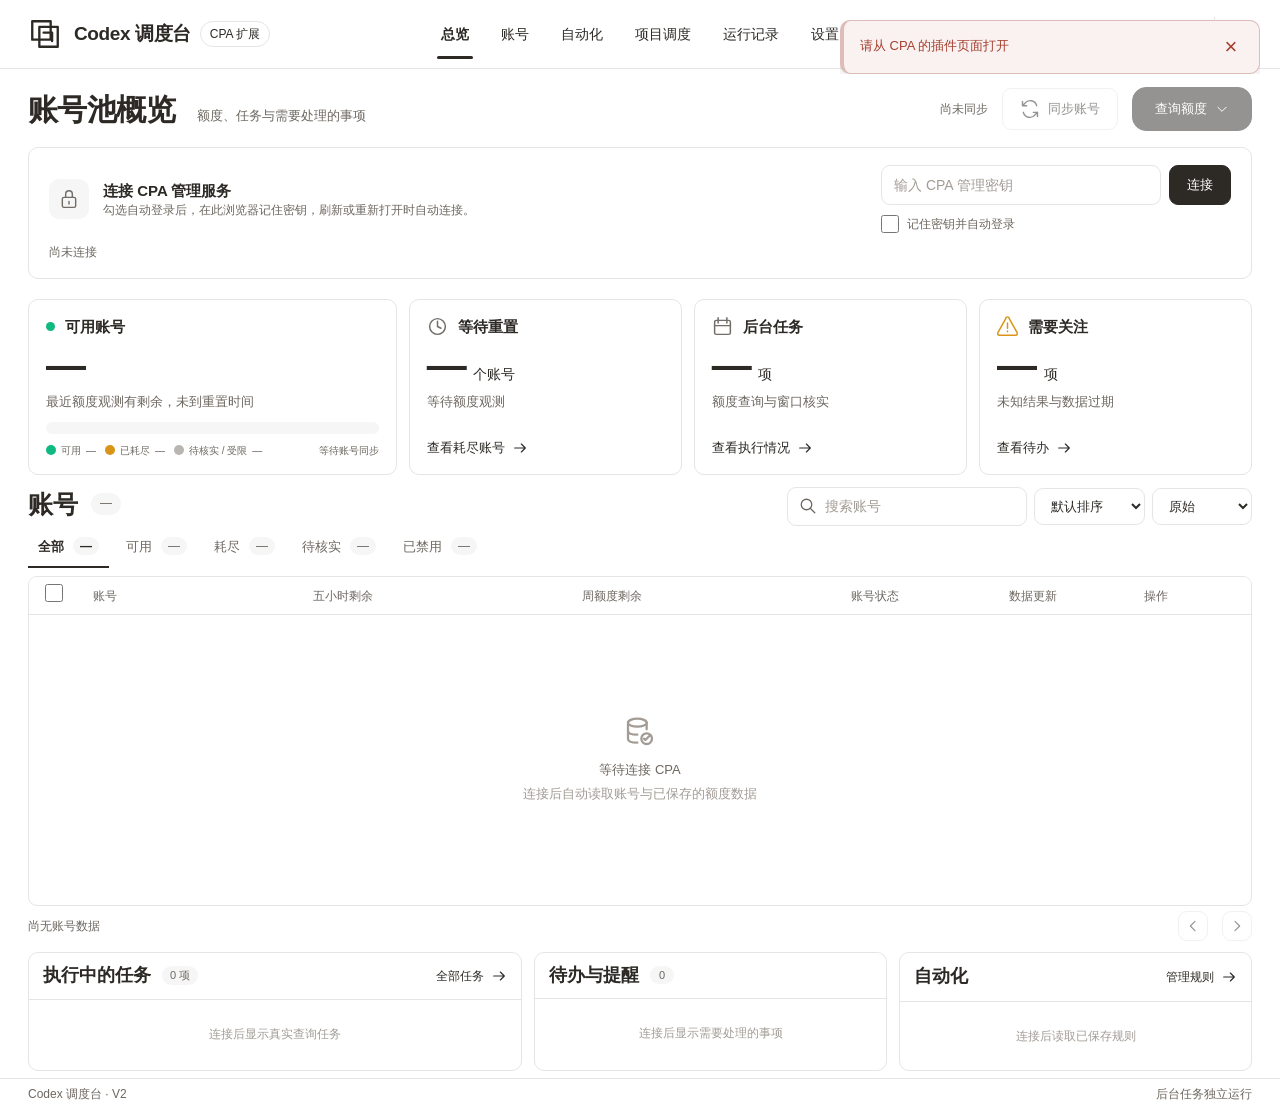
<file: internal/v2/daemon/web/index.html>
<!DOCTYPE html>

<html lang="zh-CN">
<head>
<meta charset="utf-8"/>
<meta content="width=device-width, initial-scale=1" name="viewport"/>
<meta content="light dark" name="color-scheme"/>
<title>Codex 调度台 · 账号池概览</title>
<link href="panel.css" rel="stylesheet"/>
<link href="records.css" rel="stylesheet"/></head>
<body>
<svg aria-hidden="true" class="icon-definitions" xmlns="http://www.w3.org/2000/svg">
<symbol id="icon-window" viewbox="0 0 24 24"><path d="M3 8V3h13v13H3V8m5-1h13v14H8V7m3 4h6v6"></path></symbol>
<symbol id="icon-home" viewbox="0 0 24 24"><path d="m3 10 9-7 9 7M5 9v12h5v-7h4v7h5V9"></path></symbol>
<symbol id="icon-accounts" viewbox="0 0 24 24"><ellipse cx="10" cy="5" rx="7" ry="3"></ellipse><path d="M3 5v12c0 2 3 3 7 3M3 11c0 2 3 3 7 3M17 5v5"></path><circle cx="17" cy="17" r="4"></circle><path d="m15 17 1 1 3-3"></path></symbol>
<symbol id="icon-database" viewbox="0 0 24 24"><ellipse cx="12" cy="5" rx="8" ry="3"></ellipse><path d="M4 5v14c0 4 16 4 16 0V5M4 12c0 4 16 4 16 0M4 17c0 4 16 4 16 0"></path></symbol>
<symbol id="icon-wake" viewbox="0 0 24 24"><path d="M8 6h8l3 5-3 9H8l-3-9ZM8 6V3m8 3V3M2 10h3m14 0h3M2 16h4m12 0h4M12 6v14"></path></symbol>
<symbol id="icon-message" viewbox="0 0 24 24"><path d="M5 3h14a2 2 0 0 1 2 2v11a2 2 0 0 1-2 2h-9l-6 4v-4H3V5a2 2 0 0 1 2-2ZM7 8h10M7 12h7"></path></symbol>
<symbol id="icon-calendar" viewbox="0 0 24 24"><rect height="16" rx="2" width="18" x="3" y="5"></rect><path d="M7 2v6m10-6v6M3 11h18"></path></symbol>
<symbol id="icon-settings" viewbox="0 0 24 24"><path d="m9 3 1-1h4l1 4 4 1 3 4-3 3v4l-4 1-2 3-4-2-4-1v-4l-3-3 2-4 4-1Z"></path><circle cx="12" cy="12" r="3"></circle></symbol>
<symbol id="icon-refresh" viewbox="0 0 24 24"><path d="M20 8a8 8 0 0 0-14-3L3 8m0-5v5h5M4 16a8 8 0 0 0 14 3l3-3m0 5v-5h-5"></path></symbol>
<symbol id="icon-play" viewbox="0 0 24 24"><circle cx="12" cy="12" r="9"></circle><path d="m10 8 6 4-6 4Z"></path></symbol>
<symbol id="icon-users" viewbox="0 0 24 24"><circle cx="10" cy="7" r="4"></circle><path d="M2 21v-3a6 6 0 0 1 6-6h4a6 6 0 0 1 6 6v3ZM17 3a4 4 0 0 1 0 8m3 3a6 6 0 0 1 2 5v2"></path></symbol>
<symbol id="icon-warning" viewbox="0 0 24 24"><path d="m10 3-9 16a2 2 0 0 0 2 3h18a2 2 0 0 0 2-3L14 3a2 2 0 0 0-4 0Z"></path><path d="M12 8v6m0 3v1"></path></symbol>
<symbol id="icon-info" viewbox="0 0 24 24"><circle cx="12" cy="12" r="9"></circle><path d="M12 11v6m0-10v1"></path></symbol>
<symbol id="icon-search" viewbox="0 0 24 24"><circle cx="10" cy="10" r="7"></circle><path d="m15 15 6 6"></path></symbol>
<symbol id="icon-arrow" viewbox="0 0 24 24"><path d="M4 12h16m-6-6 6 6-6 6"></path></symbol>
<symbol id="icon-chevron" viewbox="0 0 24 24"><path d="m9 5 7 7-7 7"></path></symbol>
<symbol id="icon-lock" viewbox="0 0 24 24"><rect height="12" rx="2" width="16" x="4" y="10"></rect><path d="M8 10V6a4 4 0 0 1 8 0v4m-4 5v3"></path></symbol>
<symbol id="icon-sun" viewbox="0 0 24 24"><circle cx="12" cy="12" r="4"></circle><path d="M12 2v2m0 16v2M2 12h2m16 0h2M5 5l1.5 1.5m11 11L19 19M5 19l1.5-1.5m11-11L19 5"></path></symbol><symbol id="icon-clock" viewbox="0 0 24 24"><circle cx="12" cy="12" r="9"></circle><path d="M12 6v6l4 2"></path></symbol><symbol id="icon-folder" viewbox="0 0 24 24"><path d="M3 7V4h6l3 3h9v13H3V7Z"></path></symbol><symbol id="icon-query" viewbox="0 0 24 24"><path d="M4 6h5m4 0h7M4 12h9m4 0h3M4 18h2m4 0h10"></path><circle cx="11" cy="6" r="2"></circle><circle cx="15" cy="12" r="2"></circle><circle cx="8" cy="18" r="2"></circle></symbol><symbol id="icon-send" viewbox="0 0 24 24"><path d="m21 3-7 18-4-7-7-4L21 3Zm0 0L10 14"></path></symbol></svg>
<header class="app-header">
<div class="topbar"><a aria-label="Codex 调度台首页" class="brand" data-page="overview" href="#">
<svg aria-hidden="true" class="brand-icon icon"><use href="#icon-window"></use></svg>
<span class="brand-name">Codex 调度台 <span class="version">CPA 扩展</span></span>
</a><nav aria-label="功能页面" class="navigation" id="primary-navigation"><button aria-current="page" class="nav-item active" data-page="overview" data-primary-page="overview" type="button">总览</button><button class="nav-item" data-page="accounts" data-primary-page="accounts" type="button">账号</button><button class="nav-item" data-page="query" data-primary-page="query" type="button">自动化</button><button class="nav-item" data-page="scheduling" data-primary-page="scheduling" type="button">项目调度</button><button class="nav-item" data-page="history" data-primary-page="history" type="button">运行记录</button><button class="nav-item" data-page="diagnostics" data-primary-page="diagnostics" type="button">设置</button></nav><div class="header-connection">
<div class="connection-status" role="status"><span aria-hidden="true" class="status-dot"></span><strong id="header-connection">CPA 未连接</strong></div>
<button aria-label="显示偏好" class="theme-button" data-page="diagnostics" title="显示偏好" type="button"><svg aria-hidden="true" class="icon"><use href="#icon-sun"></use></svg></button></div></div>
</header>
<main class="main-content">
<div class="breadcrumb sr-only">工作台 <span aria-hidden="true">/</span> <span id="breadcrumb">运行总览</span></div>
<header class="page-header">
<div class="page-heading"><h1 id="page-title">账号池概览</h1><p id="page-description">额度、任务与需要处理的事项</p></div>
<div class="header-actions">
<div aria-live="polite" class="auto-update" role="status"><span aria-hidden="true" class="status-dot"></span><span id="auto-status">连接后自动更新</span><span aria-hidden="true" class="update-separator">·</span><time id="last-updated">尚未同步</time></div>
<button class="button button-outline" disabled="" id="sync" type="button"><svg aria-hidden="true" class="icon"><use href="#icon-refresh"></use></svg>同步账号</button>
<button aria-label="重新读取状态" class="button button-outline header-refresh" disabled="" id="refresh" title="刷新页面数据" type="button"><svg aria-hidden="true" class="icon"><use href="#icon-refresh"></use></svg><span id="refresh-label">重新读取状态</span></button>
<button class="button button-primary" data-action="batch" disabled="" id="header-query" type="button">查询额度<svg aria-hidden="true" class="icon"><use href="#icon-chevron"></use></svg></button></div>
</header><nav aria-label="账号页面" class="sub-navigation" hidden="" id="accounts-navigation"><button data-page="accounts" type="button">上游账号</button><button data-page="keys" type="button">API Key</button></nav><nav aria-label="自动化页面" class="sub-navigation" hidden="" id="automation-navigation"><button data-page="query" type="button">额度查询</button><button data-page="wake" type="button">窗口唤醒</button><button data-page="cards" type="button">重置卡</button><button data-page="models" type="button">模型与提示词</button></nav><nav aria-label="运行记录页面" class="sub-navigation" hidden="" id="records-navigation"><button data-record-page="users" type="button">用户请求</button><button data-record-page="plugin" type="button">插件调用</button><button data-record-page="analysis" type="button">分流分析</button><button data-record-page="tasks" type="button">任务记录</button></nav>
<section aria-labelledby="login-title" class="login-card card" id="login-section">
<div class="login-intro"><span class="login-icon"><svg aria-hidden="true" class="icon"><use href="#icon-lock"></use></svg></span><div><h2 id="login-title">连接 CPA 管理服务</h2><p id="auto-login-help">勾选自动登录后，在此浏览器记住密钥，刷新或重新打开时自动连接。</p></div></div>
<div class="login-fields"><div class="login-controls"><label class="sr-only" for="key">CPA 管理密钥</label><input autocomplete="off" id="key" placeholder="输入 CPA 管理密钥" spellcheck="false" type="password"/><button class="button button-primary" id="connect" type="button">连接</button></div><label class="login-remember" for="auto-login"><input aria-describedby="auto-login-help" id="auto-login" type="checkbox"/>记住密钥并自动登录</label></div>
<p class="connection-message" id="connection" role="status">尚未连接</p>
</section>
<p class="feedback feedback-error" hidden="" id="error" role="alert"></p>
<p class="feedback feedback-notice" hidden="" id="notice" role="status"></p>
<section aria-label="运行总览" data-view="overview">
<div class="metrics"><article class="metric-card card capacity-card"><h2><span class="status-dot available-dot"></span>可用账号</h2><div class="metric-copy"><strong class="metric-value" id="metric-capacity">—</strong></div><p>最近额度观测有剩余，未到重置时间</p><div aria-hidden="true" class="capacity-bar" id="capacity-bar"><span id="capacity-bar-available"></span><span id="capacity-bar-exhausted"></span><span id="capacity-bar-unknown"></span></div><div class="capacity-legend"><span><i class="available-dot"></i>可用 <b id="capacity-available">—</b></span><span><i class="attention-dot"></i>已耗尽 <b id="capacity-exhausted">—</b></span><span><i></i>待核实 / 受限 <b id="capacity-unknown">—</b></span><span class="capacity-pool" id="capacity-pool">等待账号同步</span></div></article><article class="metric-card card"><h2><svg aria-hidden="true" class="icon"><use href="#icon-clock"></use></svg>等待重置</h2><div class="metric-copy"><strong class="metric-value" id="metric-resetting">—</strong><span class="metric-unit">个账号</span></div><p id="metric-resetting-detail">等待额度观测</p><button class="text-button metric-link" data-page="accounts" type="button">查看耗尽账号<svg aria-hidden="true" class="icon"><use href="#icon-arrow"></use></svg></button></article><article class="metric-card card"><h2><svg aria-hidden="true" class="icon"><use href="#icon-calendar"></use></svg>后台任务</h2><div class="metric-copy"><strong class="metric-value" id="metric-running">—</strong><span class="metric-unit">项</span></div><p id="metric-running-detail">额度查询与窗口核实</p><button class="text-button metric-link" data-page="history" type="button">查看执行情况<svg aria-hidden="true" class="icon"><use href="#icon-arrow"></use></svg></button></article><article class="metric-card card"><h2><svg aria-hidden="true" class="icon"><use href="#icon-warning"></use></svg>需要关注</h2><div class="metric-copy"><strong class="metric-value" id="metric-attention">—</strong><span class="metric-unit">项</span></div><p id="metric-attention-detail">未知结果与数据过期</p><button class="text-button metric-link" data-page="diagnostics" type="button">查看待办<svg aria-hidden="true" class="icon"><use href="#icon-arrow"></use></svg></button></article></div><div aria-hidden="true" class="sr-only" id="legacy-overview-metrics"><strong class="metric-value metric-state" id="metric-status">未连接</strong><p id="metric-status-detail">连接后读取后台状态</p><strong class="metric-value" id="metric-total">—</strong><p id="metric-total-detail">等待 CPA 账号同步</p><p id="metric-capacity-detail">当前可用账号</p><strong class="metric-value" id="metric-errors">—</strong><span id="metric-errors-detail">查看诊断详情</span></div>
<div class="account-slot" id="overview-account-slot">
<section aria-labelledby="accounts-title" class="account-card card" id="account-card">
<div class="account-toolbar"><div class="account-heading"><h2 id="accounts-title">账号</h2><span class="count-badge" id="accounts-count">—</span></div></div><div class="account-filterbar"><div aria-label="账号状态筛选" class="count-tabs" id="account-state-tabs" role="group"><button aria-pressed="true" data-account-filter="all" type="button">全部<span data-account-count="all">—</span></button><button aria-pressed="false" data-account-filter="available" type="button">可用<span data-account-count="available">—</span></button><button aria-pressed="false" data-account-filter="quota_exhausted" type="button">耗尽<span data-account-count="quota_exhausted">—</span></button><button aria-pressed="false" data-account-filter="attention" type="button">待核实<span data-account-count="attention">—</span></button><button aria-pressed="false" data-account-filter="disabled" type="button">已禁用<span data-account-count="disabled">—</span></button></div><div class="account-actions"><div class="search-field"><svg aria-hidden="true" class="icon"><use href="#icon-search"></use></svg><label class="sr-only" for="accounts-search">搜索账号</label><input autocomplete="off" id="accounts-search" placeholder="搜索账号" type="search"/></div><select class="sr-only" id="accounts-filter"><option value="all">全部状态</option><option value="available">正常</option><option value="disabled">手动禁用</option><option value="unavailable">暂不可用</option><option value="quota_exhausted">额度耗尽</option><option value="quota_restricted">额度受限</option><option value="attention">需要关注</option></select><button class="button button-outline account-batch-button" disabled="" id="query" type="button">查询全部</button><label class="sr-only" for="accounts-sort">账号排序</label><select aria-label="账号排序" id="accounts-sort"><option value="default">默认排序</option><option value="name">账号名称</option><option value="five_hour">五小时剩余</option><option value="weekly">周额度剩余</option></select><div class="display-control"><label class="sr-only" for="display-mode">账号显示</label><select aria-describedby="display-help" id="display-mode"><option value="original">原始</option><option value="masked">打码</option><option value="alias">别称</option></select></div></div></div>
<p class="sr-only" id="account-query-note">单账号立即查询 · 批量查询以后台当前能力为准</p>
<p class="sr-only">CPA 启用/禁用真实修改认证文件；启用可能恢复业务及自动任务的额度消耗，禁用不发送模型、不清除未知结果防重。仅独立 Codex 认证文件可操作，虚拟子账号及配置密钥不支持。</p>
<div aria-label="账号额度表格，可横向滚动" class="table-scroll" role="region" tabindex="0">
<table class="accounts-table"><thead><tr><th class="selection-column" scope="col"><input aria-label="选择本页账号" id="account-select-all" type="checkbox"/></th><th scope="col">账号</th><th scope="col">五小时剩余</th><th scope="col">周额度剩余</th><th scope="col">账号状态</th><th scope="col">数据更新</th><th scope="col">操作</th></tr></thead><tbody id="accounts"><tr><td class="empty-state" colspan="7"><svg aria-hidden="true" class="icon empty-icon"><use href="#icon-accounts"></use></svg><strong>等待连接 CPA</strong><span>连接后自动读取账号与已保存的额度数据</span></td></tr></tbody></table>
</div>
<footer class="account-footer"><p class="sr-only"><svg aria-hidden="true" class="icon"><use href="#icon-info"></use></svg>额度查询不发送模型请求</p><div class="pagination"><span id="accounts-page-info">尚无账号数据</span><button class="button button-small" hidden="" id="more" type="button">加载更多</button><button aria-label="上一页" class="button button-icon button-small" disabled="" id="previous" type="button"><svg aria-hidden="true" class="icon flip"><use href="#icon-chevron"></use></svg></button><span aria-label="账号页码" class="pagination-pages" id="account-pages"></span><button aria-label="下一页" class="button button-icon button-small" disabled="" id="next" type="button"><svg aria-hidden="true" class="icon"><use href="#icon-chevron"></use></svg></button></div></footer>
</section></div><div class="overview-bottom"><section aria-labelledby="tasks-title" class="tasks-card card" id="overview-tasks"><div class="card-heading"><div class="overview-card-title"><h2 id="tasks-title">执行中的任务</h2><span class="count-badge" id="tasks-count">0 项</span></div><button class="text-button" data-page="history" data-record-target="tasks" type="button">全部任务<svg aria-hidden="true" class="icon"><use href="#icon-arrow"></use></svg></button></div><div aria-live="polite" class="task-list" id="tasks"><p class="empty-state">连接后显示真实查询任务</p></div></section><section class="card editor-card overview-attention-card"><div class="card-heading"><div class="overview-card-title"><h2>待办与提醒</h2><span class="count-badge" id="overview-attention-count">0</span></div></div><div class="card-body"><div class="attention-list" id="overview-attention"><p class="empty-state">连接后显示需要处理的事项</p></div></div></section><section class="card editor-card overview-automation-card"><div class="card-heading"><h2>自动化</h2><button class="text-button" data-page="query" type="button">管理规则<svg aria-hidden="true" class="icon"><use href="#icon-arrow"></use></svg></button></div><div class="card-body"><div class="automation-summary" id="overview-automation"><p class="empty-state">连接后读取已保存规则</p></div></div></section></div></section>
<section aria-label="账号额度" data-view="accounts" hidden=""><div class="accounts-workspace"><div class="account-slot" id="accounts-page-slot"></div><aside aria-label="账号详情" class="card account-detail" hidden="" id="account-detail"></aside></div><section class="card account-recent"><div class="card-heading"><h2>最近额度查询</h2><button class="text-button" data-page="history" type="button">查看任务记录<svg aria-hidden="true" class="icon"><use href="#icon-arrow"></use></svg></button></div><div id="account-recent-tasks"><p class="empty-state">选择账号后显示相关任务</p></div></section></section>
<section aria-label="额度查询" data-view="query" hidden=""><div class="automation-state"><span class="status-dot"></span><strong id="query-state-label">自动查询未启用</strong><span>手动查询可继续使用</span><button aria-expanded="false" class="button button-outline" id="query-manual-toggle" type="button">立即查询账号</button></div><div class="query-layout"><div class="query-editor"><form id="query-settings-form" novalidate=""><fieldset disabled="" id="settings-fields"><legend class="sr-only">自动查询与随机延迟</legend><section class="card editor-card"><div class="card-heading"><div class="editor-heading-copy"><h2>定期额度查询</h2><p class="section-description">按间隔读取账号额度</p></div><label class="switch-row" for="settings-automatic"><span>定期自动查询</span><input class="switch" id="settings-automatic" role="switch" type="checkbox"/></label></div><div class="card-body"><div class="settings-grid period-grid"><div><label class="field-label" for="settings-interval-minutes">查询间隔（分钟）</label><input aria-describedby="settings-validation" hidden="" id="settings-interval" max="3600" min="30" step="1" type="hidden"/><input aria-describedby="settings-validation" id="settings-interval-minutes" max="60" min="0.5" step="0.5" type="number"/><p class="field-help">从上一次完成后计算下一次查询</p></div><div><label class="field-label" for="settings-timezone">时区</label><input aria-describedby="settings-validation" autocomplete="off" id="settings-timezone" placeholder="Asia/Shanghai" spellcheck="false" type="text"/><p class="field-help">IANA 时区，排除时段按此计算</p></div></div></div></section><section class="card editor-card"><div class="card-heading"><h2>窗口到期补查</h2></div><div class="card-body"><label class="switch-row" for="settings-five-hour"><span>5 小时到期查询</span><input class="switch" id="settings-five-hour" role="switch" type="checkbox"/></label><label class="switch-row" for="settings-weekly"><span>周限额到期查询</span><input class="switch" id="settings-weekly" role="switch" type="checkbox"/></label></div></section><section class="card editor-card"><div class="card-heading"><h2>执行安排</h2></div><div class="card-body"><div class="settings-grid"><div><label class="field-label" for="settings-delay-min">最小随机延迟（秒）</label><input aria-describedby="settings-validation" id="settings-delay-min" max="86400" min="0" step="1" type="number"/></div><div><label class="field-label" for="settings-delay-max">最大随机延迟（秒）</label><input aria-describedby="settings-validation" id="settings-delay-max" max="86400" min="0" step="1" type="number"/></div><div class="settings-wide"><label class="field-label" for="settings-excluded">排除时段</label><input aria-describedby="settings-excluded-help settings-validation" autocomplete="off" id="settings-excluded" placeholder="00:00-08:00, 12:00-13:00" spellcheck="false" type="text"/><p class="field-help" id="settings-excluded-help">HH:mm-HH:mm，英文逗号分隔；支持跨夜及结束时间 24:00。不可重叠，留空表示不排除。</p></div></div></div></section></fieldset>
<p class="settings-validation" hidden="" id="settings-validation" role="alert"></p>
<p class="settings-conflict" hidden="" id="settings-conflict" role="alert">后台设置已变化。草稿已保留，请重新加载并丢弃草稿后再编辑，避免覆盖其他修改。</p>
<p class="field-help" id="settings-message" role="status">打开页面和修改草稿不会写入后台。</p>
<div class="settings-actions save-bar"><details class="advanced-details compact-diff"><summary>查看待保存变更</summary><div aria-live="polite" id="settings-diff">连接后读取已保存设置</div></details><button class="button button-primary" disabled="" id="settings-save" type="submit">保存并应用</button><button class="button button-outline" disabled="" id="settings-reload" type="button">重新读取</button></div>
</form></div><aside class="query-context"><section aria-labelledby="automatic-query-title" class="card query-summary"><div class="card-heading"><h2 id="automatic-query-title">规则摘要</h2><span class="planned-badge" id="settings-status">等待连接</span></div><div class="definition-list" id="query-rule-summary"><p class="empty-state">连接后读取已保存规则</p></div><p class="info-note"><svg aria-hidden="true" class="icon"><use href="#icon-info"></use></svg><span><strong>额度查询不调用模型</strong><br/>唤醒与候选生成需要独立授权</span></p></section><section aria-labelledby="single-query-title" class="card detail-card manual-query-panel" hidden="" id="manual-query-panel"><div class="card-heading"><h2 id="single-query-title">手动查询</h2><span class="status-badge available">不发送模型请求</span></div><p class="section-description">指定账号立即查询，也可在账号列表中逐个操作。</p><label class="field-label" for="account">账号 ID</label><div class="input-row"><input aria-describedby="single-query-help" autocomplete="off" id="account" placeholder="输入 CPA 中的完整账号 ID" type="text"/><button class="button button-primary" disabled="" id="query-single" type="button">立即查询</button></div><p class="field-help" id="single-query-help">手动单账号查询不添加随机延迟，可提前执行该账号的排队查询，不解除账号禁用。</p><div class="query-batch"><div><h3>手动批量查询</h3><p class="muted" id="batch-query-note">执行方式以当前后台能力及任务反馈为准。</p></div><button class="button button-outline" data-action="batch" disabled="" type="button">批量查询</button></div><div class="job-status"><h3>查询进度</h3><p id="job" role="status">尚无任务</p></div><p class="info-note"><svg aria-hidden="true" class="icon"><use href="#icon-info"></use></svg>页面自动更新只读取后台数据，不额外发起额度查询。随机期限由后台生成并持久保存。</p></section><section class="card editor-card"><div class="card-heading"><h2>排队中的查询</h2></div><div class="card-body"><div id="query-queue"><p class="empty-state">暂无排队中的查询</p></div></div></section><section class="card editor-card"><div class="card-heading"><h2>执行方式</h2></div><div class="card-body"><ul class="plain-list"><li>同一账号的重复查询会合并</li><li>关闭页面不影响后台任务</li></ul><details class="advanced-details"><summary>快捷规则</summary><section aria-labelledby="rules-title" class="legacy-rules-controls"><div class="card-heading"><h2 id="rules-title">查询与唤醒</h2><span class="planned-badge" id="rules-status">等待连接</span></div><div class="switch-list"><label class="switch-row" for="five-hour-query"><span>5 小时到期查询</span><input aria-describedby="feature-note rules-message" class="switch" disabled="" id="five-hour-query" role="switch" type="checkbox"/></label><label class="switch-row" for="weekly-query"><span>周限额到期查询</span><input aria-describedby="feature-note rules-message" class="switch" disabled="" id="weekly-query" role="switch" type="checkbox"/></label><label class="switch-row" for="auto-wake"><span>自动唤醒</span><input aria-describedby="feature-note wake-overview-message" class="switch" disabled="" id="auto-wake" role="switch" type="checkbox"/></label></div><label class="wake-consent" for="wake-overview-consent" hidden="" id="wake-overview-consent-row"><input disabled="" id="wake-overview-consent" type="checkbox"/><span>我确认开启自动唤醒，后台按已保存规则执行，可能持续消耗模型额度。</span></label><p class="field-help" hidden="" id="wake-overview-message" role="status"></p><button class="text-button" disabled="" hidden="" id="wake-overview-reload" type="button">重新读取唤醒设置</button><p class="feature-note" id="feature-note">查询开关可直接调整并保存，无需跳转。其他规则请进入编辑器修改；模型唤醒尚未接入。</p><p class="field-help" hidden="" id="rules-message" role="status"></p><button class="text-button" hidden="" id="rules-reload" type="button">重新读取后台设置</button><div class="rule-summary"><svg aria-hidden="true" class="icon"><use href="#icon-info"></use></svg><p>额度查询不发送模型请求<br/>关闭页面不停止后台任务</p><button class="text-button" data-page="query" id="edit-rules" type="button">编辑规则<svg aria-hidden="true" class="icon"><use href="#icon-arrow"></use></svg></button></div></section></details></div></section></aside></div></section>
<section aria-label="模型唤醒" data-view="wake" hidden="">
<div class="detail-grid wake-layout">
<section aria-labelledby="wake-rules-title" class="wake-editor">
<div class="sr-only"><h2 id="wake-rules-title">后台唤醒规则</h2><span class="planned-badge" id="wake-settings-status" role="status">等待连接</span></div>
<p class="sr-only">自动唤醒仅支持 Codex。执行前查询额度并核实身份，活动窗口或未知证据会阻止重复调用；周重置不受普通允许时段与容量限制。启动时按账号随机分散，日常五小时重置结合业务需求实时判断。</p>
<form id="wake-settings-form" novalidate="">
<fieldset disabled="" id="wake-settings-fields"><legend class="sr-only">自动窗口唤醒规则</legend><div class="automation-state"><label class="switch-row" for="wake-enabled"><span>启用后台自动唤醒</span><input class="switch" id="wake-enabled" role="switch" type="checkbox"/></label><span>开启后可能消耗模型额度</span><button aria-expanded="false" class="button button-outline" id="manual-wake-toggle" type="button">手动唤醒</button></div><section class="card editor-card"><div class="card-heading"><div class="editor-heading-copy"><h2>五小时重置后按需准备</h2><p class="section-description">按已观测需求补足可用窗口</p></div><label class="switch-row" for="wake-five-hour"><span>五小时重置唤醒</span><input class="switch" id="wake-five-hour" role="switch" type="checkbox"/></label></div><div class="card-body"><div class="settings-grid"><div><label class="field-label" for="wake-per-user">每用户所需账号数</label><input id="wake-per-user" max="100" min="0" step="any" type="number"/></div><div><label class="field-label" for="wake-max-accounts">普通容量账号上限</label><input id="wake-max-accounts" max="10000" min="1" step="1" type="number"/></div></div></div></section><section class="card editor-card"><div class="card-heading"><div class="editor-heading-copy"><h2>周额度重置后唤醒</h2><p class="section-description">周规则独立判断，执行前仍核实账号、额度与活动状态</p></div><label class="switch-row" for="wake-weekly"><span>周额度重置唤醒</span><input class="switch" id="wake-weekly" role="switch" type="checkbox"/></label></div><div class="card-body"><div class="settings-grid"></div></div></section><section class="card editor-card"><div class="card-heading"><div class="editor-heading-copy"><h2>每日容量准备</h2><p class="section-description">达到目标后跳过多余准备任务</p></div><label class="switch-row" for="wake-daily"><span>每日容量准备</span><input class="switch" id="wake-daily" role="switch" type="checkbox"/></label></div><div class="card-body"><div class="settings-grid"><div class="settings-wide"><label class="field-label" for="wake-daily-window">每日准备窗口</label><input id="wake-daily-window" placeholder="09:00-09:10" type="text"/></div><div><label class="field-label" for="wake-daily-target">每日准备目标容量</label><input id="wake-daily-target" max="10000" min="0" step="1" type="number"/></div></div></div></section><section class="card editor-card"><div class="card-heading"><h2>执行时段</h2></div><div class="card-body"><div class="settings-grid"><div><label class="field-label" for="wake-timezone">规则时区</label><input autocomplete="off" id="wake-timezone" placeholder="Asia/Shanghai" type="text"/></div><div class="settings-wide"><label class="field-label" for="wake-allowed">普通唤醒允许时段</label><input id="wake-allowed" placeholder="08:00-23:00" type="text"/></div><div><label class="field-label" for="wake-delay-min">最小启动随机延迟（秒）</label><input id="wake-delay-min" max="86400" min="0" step="1" type="number"/></div><div><label class="field-label" for="wake-delay-max">最大启动随机延迟（秒）</label><input id="wake-delay-max" max="86400" min="0" step="1" type="number"/></div></div><details class="advanced-details"><summary>规则执行说明</summary><p class="field-help">保存规则不直接提交模型请求；开启后授权后台按规则运行。模型和唤醒提示词使用“模型与提示词”中独立保存的配置，不会顺带保存其他页面草稿。</p><p class="field-help">0–100，可含小数；由后台结合业务需求计算。</p><p class="field-help">按规则时区的同日时段，不可跨夜。</p><p class="field-help">0 至账号上限，由后台检查缺口。</p><p class="field-help">英文逗号分隔，支持跨夜及结束 24:00，不可重叠；留空表示全天。周重置不受此限制。</p></details></div></section></fieldset>
<p class="settings-validation" hidden="" id="wake-settings-validation" role="alert"></p>
<div class="settings-conflict" hidden="" id="wake-settings-conflict" role="status">后台配置已变化或保存结果待核实。草稿保留；请显式重新读取后再保存。</div>
<label class="wake-consent" for="wake-settings-consent" hidden="" id="wake-settings-consent-row"><input disabled="" id="wake-settings-consent" type="checkbox"/><span>我确认开启后的后台唤醒可能持续消耗账号模型额度，关闭网页不会停止执行。</span></label>
<p class="field-help" id="wake-settings-message" role="status">连接后读取后台设置；自动规则默认关闭。</p>
<div class="settings-actions save-bar"><details class="advanced-details compact-diff"><summary>查看待保存变更</summary><div id="wake-settings-diff"></div></details><button class="button button-primary" disabled="" id="wake-settings-save" type="submit">保存并应用</button><button class="button button-outline" disabled="" id="wake-settings-reload" type="button">重新读取</button></div></form>
</section>
<div class="wake-side"><section class="card editor-card"><div class="card-heading"><h2>本次使用的模型</h2></div><div class="card-body"><div id="wake-model-summary"><p class="empty-state">连接后读取已保存配置</p></div></div></section><section class="card editor-card"><div class="card-heading"><h2>发送前检查</h2></div><div class="card-body"><ul class="check-list"><li>账号已启用且身份一致</li><li>五小时与周额度已核实</li><li>当前无冲突活动或未知发送</li><li>所需容量仍有缺口</li></ul><p class="field-help">检查未通过时等待或跳过</p></div></section>
<section aria-labelledby="wake-history-title" class="card detail-card"><div class="card-heading"><h2 id="wake-history-title">唤醒计划与历史</h2><button class="text-button" disabled="" id="wake-history-refresh" type="button">刷新唤醒历史</button></div><p class="field-help" id="wake-history-message" role="status">连接后仅读取后台任务。</p><div aria-live="polite" class="wake-history" id="wake-history"></div></section>
<section aria-labelledby="manual-wake-title" class="card detail-card manual-wake-panel" hidden="" id="manual-wake-panel">
<div class="card-heading"><h2 id="manual-wake-title">手动唤醒单账号</h2><span class="planned-badge" id="wake-manual-status" role="status">等待连接</span></div>
<p class="section-description">仅指定 Codex 账号。后台先查询额度、核实活动窗口与并发占用；符合条件才发送模型请求。账号禁用、证据未知或已有活动窗口会阻止发送，不会绕过保护。</p>
<form id="wake-manual-form" novalidate=""><fieldset disabled="" id="wake-manual-fields"><legend class="sr-only">手动模型唤醒</legend><label class="field-label" for="wake-account">Codex 账号 ID</label><input autocomplete="off" id="wake-account" placeholder="输入 CPA 中的完整 Codex 账号 ID" type="text"/><label class="wake-consent" for="wake-manual-consent"><input id="wake-manual-consent" type="checkbox"/><span>我确认唤醒此账号，符合条件时可能消耗一次模型请求额度。</span></label></fieldset>
<div class="model-tools"><button class="button button-primary" disabled="" id="wake-manual-submit" type="submit">确认并唤醒</button><button class="button button-outline" disabled="" hidden="" id="wake-manual-verify" type="button">核实同一唤醒任务</button></div><p class="field-help" id="wake-manual-message" role="status">不会在打开页面、读取状态或点击刷新时自动提交手动唤醒。</p>
</form>
</section></div>
</div>
</section>
<form class="shared-scheduling-form" id="scheduling-form" novalidate=""><fieldset class="scheduling-fields" disabled="" id="scheduling-fields"><legend class="sr-only">项目调度与重置卡规则</legend><section aria-label="账号调度与重置卡" class="project-page" data-view="scheduling" hidden=""><div class="project-tools"><button class="button button-outline" id="routing-map-import" type="button">导入目录清单</button><input accept=".json,application/json" hidden="" id="routing-map-file" type="file"/><button class="button button-primary" id="routing-project-add" type="button">新增项目</button></div><div class="automation-state project-state"><label class="switch-row"><span id="routing-title">启用业务账号调度</span><input class="switch" id="routing-enabled" type="checkbox"/></label><span>可先保存项目匹配，启用后用于新会话</span><span class="planned-badge" id="routing-status">尚未读取</span></div><div class="project-workspace"><h2 class="sr-only" id="routing-matcher-title">项目与账号匹配</h2><aside class="project-list-pane"><section aria-labelledby="routing-observed-title" class="card routing-observed"><div class="routing-observed-heading"><h3 id="routing-observed-title">最近发现</h3><p class="field-help">通过 cwr-codex 发请求后自动发现</p><details class="observed-search"><summary>筛选</summary><label class="sr-only" for="routing-observed-search">搜索已出现的项目</label><input autocomplete="off" id="routing-observed-search" placeholder="搜索目录名或项目标识" type="search"/></details></div><div class="routing-project-list" id="routing-observed-list"></div><div class="reset-footer"><p class="field-help" id="routing-observed-page" role="status">尚未出现项目</p><div class="pagination"><button class="button button-outline" id="routing-observed-previous" type="button">上一页</button><button class="button button-outline" id="routing-observed-next" type="button">下一页</button></div></div></section><section class="card editor-card"><div class="card-heading"><h2>已配置项目</h2><input aria-label="搜索已配置项目" id="routing-project-search" placeholder="搜索项目" type="search"/></div><div class="card-body"><div class="routing-project-list" id="routing-project-list"></div><button class="button button-outline" id="routing-map-export" type="button">下载目录映射</button></div></section></aside><section class="card routing-account-pane"><div class="project-editor" id="routing-project-editor"><p class="empty-state">选择项目后编辑名称与目录</p></div>
<div class="routing-account-heading"><h3 id="routing-account-title" tabindex="-1">选择项目后匹配账号</h3><button class="text-button" id="routing-accounts-refresh" type="button">刷新账号</button></div>
<div class="routing-account-filters"><label class="sr-only" for="routing-account-search">搜索账号 ID 或完整别称</label><input autocomplete="off" id="routing-account-search" placeholder="搜索账号 ID 或完整别称" type="search"/><label class="sr-only" for="routing-account-status">账号状态</label><select id="routing-account-status"><option value="all">全部状态</option><option value="available">正常</option><option value="disabled">手动禁用</option><option value="unavailable">暂不可用</option><option value="attention">异常与待确认</option></select></div>
<p class="field-help" id="routing-accounts-message" role="status">连接后只读加载账号，不查询上游额度。</p><div aria-hidden="true" class="routing-account-columns"><span></span><span>账号</span><span>五小时剩余</span><span>周额度剩余</span><span>状态</span></div><div class="routing-account-list" id="routing-account-list"></div>
<div class="reset-footer"><p class="field-help" id="routing-account-page" role="status">尚未读取</p><div class="pagination"><button class="button button-outline" disabled="" id="routing-account-previous" type="button">上一页</button><button class="button button-outline" disabled="" id="routing-account-next" type="button">下一页</button></div></div>
<p class="info-note">首选账号是软偏好；不可用时可回退其他可用账号。项目匹配不会改变已有会话绑定。</p><details class="scheduling-advanced" id="routing-text-editor"><summary>项目与客户端设置</summary><label class="field-label" for="routing-projects">项目首选账号</label><textarea id="routing-projects" placeholder="project-a = account-1, account-2" rows="3"></textarea><p class="field-help">每行“项目标识 = 账号 ID, 账号 ID”。同名项目保留目录；删除或重命名项目会移除对应目录映射。</p><section class="routing-installation-help"><h3>安装客户端并启动</h3><p class="field-help">Linux/macOS 使用以下命令安装或更新（Python 3.10+、curl，无需 sudo），默认安装到 ~/.local/bin。进入项目目录运行 cwr-codex；未加入 PATH 时可用 ~/.local/bin/cwr-codex。新版默认使用已记住的提供商 ID 或 cliproxyapi；提供商启动报错时可输入实际 ID 并记住，下次无需再填，--provider 仍可单次覆盖。客户端自动从 Git 项目根目录生成标识，无 Git 时使用启动目录，无需 projects.json。直接运行 codex 不额外添加项目头，启动器不读取 Codex 配置或切换提供商。已有手动 --project 及目录映射仍优先生效。</p><pre class="routing-command">curl -fSL -H 'Cache-Control: no-cache' https://raw.githubusercontent.com/JayConstruct/codex-window-refresh/main/scripts/install-client.sh -o /tmp/cwr-client-install.sh &amp;&amp; bash /tmp/cwr-client-install.sh
cwr-codex</pre></section><span class="field-help" id="routing-map-message" role="status">可导入现有 projects.json，匹配完成后保存设置。</span></details></section></div><section class="card editor-card"><div class="card-heading"><h2>会话与分配策略</h2></div><div class="card-body strategy-fields"><div class="strategy-main-fields"><label class="switch-row"><span>子代理继承父会话账号</span><input class="switch" id="routing-subagent" type="checkbox"/></label><div class="strategy-field"><label class="field-label" for="routing-rebind">失败后的重绑定条件</label><select id="routing-rebind"><option value="quota">额度耗尽或认证失效时重绑定</option><option value="any">额度、认证或临时上游故障时重绑定</option></select></div><div class="strategy-field"><label class="field-label" for="routing-session">会话空闲失效（秒）</label><input id="routing-session" max="86400" min="1" required="" type="number"/></div><div class="strategy-field"><label class="field-label" for="routing-cap">单账号并发上限</label><input id="routing-cap" max="128" min="1" required="" type="number"/></div></div><details class="scheduling-advanced" id="routing-advanced"><summary>更多调度参数</summary><label class="switch-row"><span>优先使用临近重置的账号</span><input class="switch" id="routing-reset" type="checkbox"/></label><div><label class="field-label" for="routing-age">额度最长有效时间（秒）</label><input id="routing-age" max="3600" min="5" required="" type="number"/></div><p class="field-help">插件调度开启后统一管理主会话、子代理和分支绑定。临时故障默认只为本次请求回退，保留原绑定；子代理失败不修改父会话。绑定账号并发满时返回繁忙。绑定仅保存在接入层内存，CPA 重启后重新分配。</p></details></div></section></section><section aria-label="重置卡" class="cards-rules-page" data-view="cards" hidden=""><section aria-labelledby="cards-title" class="cards-rule-editor"><section class="card reset-query-rule"><div class="card-heading"><h2 id="cards-title">详情查询</h2><label class="switch-row"><span>有卡片时自动补全详情</span><input class="switch" id="cards-enabled" type="checkbox"/></label></div><div class="card-body"><p class="field-help">优先复用已有流量与额度查询中的卡片数量；数量变化时按需补全详情，不定时轮询。</p><span class="planned-badge" id="cards-status">尚未读取</span></div></section><section class="card reset-consume-rule"><div class="card-heading"><h2>到期前自动使用</h2><label class="switch-row"><span>到期前自动使用</span><input aria-describedby="cards-dependency" class="switch" disabled="" id="cards-auto" type="checkbox"/></label></div><div class="card-body"><div class="reset-rule-fields"><div><label class="field-label" for="cards-expiry">关注到期范围（秒）</label><input id="cards-expiry" max="2592000" min="60" required="" type="number"/></div><div><label class="field-label" for="cards-used">额度已用达到（%）</label><input id="cards-used" max="100" min="1" required="" type="number"/></div><div><label class="field-label" for="cards-force">最晚尝试提前（秒）</label><input id="cards-force" max="2592000" min="1" required="" type="number"/></div></div><p class="field-help" id="cards-dependency">先开启按需补全详情，才能自动使用；关闭按需补全会同时关闭自动使用。</p><details class="scheduling-advanced" id="cards-advanced"><summary>查询与兑换说明</summary><p class="field-help">未知到期时间不自动兑换。临近自然重置的窗口不作为使用理由。最晚尝试兑换的提前量不能大于关注到期的时间范围。自动使用会兑换已有卡片，关闭网页后仍按已保存规则执行。</p></details></div></section></section></section></fieldset>
<section aria-labelledby="reset-records-title" class="card detail-card reset-records" data-view="cards" hidden="">
<div class="card-heading"><h2 id="reset-records-title">重置卡与兑换记录</h2><button class="text-button" disabled="" id="reset-refresh" type="button">刷新记录</button></div>
<p class="field-help">展示账号卡片信息及最近 100 条以内的兑换记录。“刷新记录”只读取本地记录；“查询卡片数量”通过 CPA 发起一次额度查询，不依赖 CLI、不发送模型请求，也不兑换卡片。</p>
<p class="field-help" id="reset-runtime-message" role="status">卡片数量优先复用已有观测；缺少数据时可按账号手动查询。</p>
<details class="advanced-details"><summary>配置重置卡运行环境</summary><p class="field-help">默认通过 CPA 的 HTTP 通道读取上游卡片详情和兑换，不需要安装 Codex CLI。账号代理优先，无单独代理时继承 CPA 全局代理；设置变更需保存后生效。只有显式传入 --codex-binary 才使用 CLI 兼容通道。刷新记录只读本地数据，不查询或兑换上游卡片。</p></details>
<div class="reset-toolbar">
<div aria-label="记录类型" class="reset-tabs" role="group"><button aria-pressed="true" id="reset-tab-cards" type="button">卡片概况</button><button aria-pressed="false" id="reset-tab-attempts" type="button">兑换记录</button></div>
<label class="sr-only" for="reset-search">搜索账号或卡片标识</label><input autocomplete="off" id="reset-search" placeholder="搜索账号或卡片标识" type="search"/>
<label class="reset-attention"><input id="reset-attention" type="checkbox"/>仅看需关注</label>
</div>
<div class="reset-record-list" id="reset-cards-list">尚未读取</div><div class="reset-record-list" hidden="" id="reset-attempts-list">尚未读取</div>
<div class="reset-footer"><p class="field-help" id="reset-page-summary" role="status">连接后读取记录</p><div class="pagination"><button class="button button-outline" disabled="" id="reset-previous" type="button">上一页</button><button class="button button-outline" disabled="" id="reset-next" type="button">下一页</button></div></div>
</section><div class="scheduling-actions save-bar" hidden="" id="scheduling-actions">
<div><p class="field-help" id="scheduling-message" role="status">连接后读取设置，新增功能默认关闭。</p><p class="settings-validation" hidden="" id="scheduling-validation" role="alert"></p></div>
<div class="settings-actions"><button class="button button-primary" disabled="" id="scheduling-save" type="submit">保存并应用</button><button class="button button-outline" disabled="" hidden="" id="scheduling-verify" type="button">只读核实，保留草稿</button><button class="text-button" disabled="" id="scheduling-reload" type="button">重新读取</button></div>
</div></form>
<section aria-label="模型与提示词" data-view="models" hidden="">
<div class="model-layout">
<section aria-labelledby="model-title" class="model-editor">
<form id="model-settings-form" novalidate="">
<fieldset disabled="" id="model-fields"><legend class="sr-only">模型、提示词与短句池</legend><section class="card model-default-block"><div class="card-heading"><h2 id="model-title">默认模型与提示词</h2><span class="planned-badge" id="model-status" role="status">等待连接</span></div><div class="card-body"><div class="generation-directory"><label class="field-label" for="model-catalog-account">读取模型的 Codex 账号 ID</label><input autocomplete="off" id="model-catalog-account" list="generation-account-options" placeholder="填写完整 Codex 账号 ID" type="text"/><button class="text-button" disabled="" id="model-catalog-refresh" type="button">从 CPA 读取模型</button><datalist id="wake-model-options"></datalist></div><div class="model-form-grid"><div class="model-wide"><label class="field-label" for="model-default">默认模型</label><input aria-describedby="model-validation" autocomplete="off" id="model-default" list="wake-model-options" placeholder="填写实际可用的模型标识，可留空" spellcheck="false" type="text"/></div><div class="model-wide"><label class="field-label" for="model-prompt-mode">提示词策略</label><select aria-describedby="model-mode-help model-validation" id="model-prompt-mode"><option value="fixed">固定提示词</option><option value="random">随机短句池</option></select></div><div class="model-wide"><label class="field-label" for="model-default-prompt">默认提示词</label><textarea aria-describedby="model-validation" id="model-default-prompt" rows="3"></textarea></div><details class="model-wide model-overrides advanced-details"><summary>五小时 / 周规则覆盖<span>未设置时继承默认值</span></summary><div class="model-form-grid"><div><label class="field-label" for="model-five-hour">五小时模型覆盖</label><input aria-describedby="model-validation" autocomplete="off" id="model-five-hour" list="wake-model-options" placeholder="留空继承默认模型" spellcheck="false" type="text"/></div><div><label class="field-label" for="model-weekly">周模型覆盖</label><input aria-describedby="model-validation" autocomplete="off" id="model-weekly" list="wake-model-options" placeholder="留空继承默认模型" spellcheck="false" type="text"/></div><div><label class="field-label" for="model-five-hour-prompt">五小时提示词覆盖</label><textarea aria-describedby="model-validation" id="model-five-hour-prompt" placeholder="留空继承默认提示词" rows="3"></textarea></div><div><label class="field-label" for="model-weekly-prompt">周提示词覆盖</label><textarea aria-describedby="model-validation" id="model-weekly-prompt" placeholder="留空继承默认提示词" rows="3"></textarea></div></div><details class="advanced-details model-configuration-help"><summary>模型与提示词说明</summary><p class="field-help">最多 200 字节，不含空白。留空表示尚未指定模型。</p><p class="field-help">默认提示词不能为空，每个提示词最多 8192 字节。预设不覆盖已保存配置，也不模拟官方客户端身份。</p><p class="field-help" id="model-mode-help">固定模式按规则继承提示词；随机模式从短句池选一句作为实际提示词，不修改已保存的固定提示词。</p><p class="field-help" id="model-catalog-status" role="status">按账号读取本地注册目录，不查询额度、不试发模型。</p><button class="text-button compact-preset" disabled="" id="model-codex-preset" type="button">填入 Codex 风格编程短问句（仅草稿）</button></details></details></div></div></section><section class="card model-phrases-block"><div class="card-heading"><h2>短句池</h2><span class="muted" id="model-phrase-count">0 / 200 条</span></div><div class="card-body"><div class="model-wide"><div class="sr-only"><label class="field-label" for="model-phrases">短句池 · 每行一句</label></div><textarea aria-describedby="model-phrases-help model-validation" hidden="" id="model-phrases" placeholder="每行一句，空行忽略，首尾空白自动移除" rows="6"></textarea><div class="phrase-list" id="model-phrase-list"></div><div class="model-tools"><button class="button button-small" id="model-deduplicate" type="button">去重…</button><button class="button button-small" id="model-clear" type="button">清空…</button><details class="model-wide advanced-details model-transfer"><summary>导入 / 导出</summary><div class="model-wide"><label class="field-label" for="model-transfer">纯文本导入 / 导出</label><textarea id="model-transfer" placeholder="粘贴纯文本后追加到短句池；导出结果也显示在此，可选择复制。" rows="3"></textarea><div class="model-tools"><button class="button button-small" id="model-import" type="button">导入并追加到草稿</button><button class="button button-small" id="model-export" type="button">导出为纯文本</button></div><p class="field-help">导入不会去重或自动保存；导出不调用模型，也不写入后台。</p></div><p class="field-help" id="model-phrases-help">最多 200 条，每条最多 512 字节；保存前须去除重复项，随机模式至少保留一句。</p></details></div></div><div class="model-confirmation" hidden="" id="model-confirmation"><p id="model-confirmation-text"></p><div class="model-tools"><button class="button button-small" id="model-confirm-action" type="button">确认操作</button><button class="button button-small" id="model-cancel-action" type="button">取消</button></div></div></div></section></fieldset>
<p class="settings-validation" hidden="" id="model-validation" role="alert"></p>
<p class="settings-conflict" hidden="" id="model-conflict" role="alert">后台配置已变化或保存结果未确认。草稿已保留，请明确重新读取并丢弃草稿后再编辑，不会自动重试保存。</p>
<p class="field-help" id="model-message" role="status">编辑与预览不会写入后台；请明确保存配置。</p>
<div class="settings-actions save-bar"><details class="advanced-details compact-diff"><summary>查看待保存变更</summary><div aria-live="polite" id="model-diff">进入本页后读取已保存配置。</div></details><button class="button button-primary" disabled="" id="model-save" type="submit">保存配置</button><button class="button button-outline" disabled="" id="model-reload" type="button">重新读取</button></div>
</form>
</section>
<div class="model-side">
<section aria-labelledby="generation-title" class="card detail-card generation-card"><div class="card-heading"><h2 id="generation-title">生成短句候选</h2><span class="planned-badge" id="generation-status" role="status">等待连接</span></div><p class="section-description">生成会消耗所选账号的模型额度，候选不会自动加入或保存。</p><form id="generation-form" novalidate=""><fieldset disabled="" id="generation-fields"><legend class="sr-only">生成账号、模型与数量</legend><div class="generation-provider-row"><span>提供方</span><div class="segmented" id="generation-providers"><button aria-pressed="true" data-generation-provider="codex" type="button">Codex</button><button aria-pressed="false" data-generation-provider="antigravity" type="button">反重力</button></div></div><div class="generation-main-fields"><div><label class="field-label" for="generation-account">生成账号 ID</label><input aria-describedby="generation-account-help" autocomplete="off" id="generation-account" list="generation-account-options" placeholder="选择或输入 CPA 中的完整账号 ID" type="text"/></div><div><label class="field-label" for="generation-model">实际模型标识</label><input autocomplete="off" id="generation-model" list="generation-model-options" placeholder="填写该账号实际可用的模型" spellcheck="false" type="text"/></div><div><label class="field-label" for="generation-count">候选数量</label><input id="generation-count" max="20" min="1" step="1" type="number" value="5"/></div></div><datalist id="generation-account-options"></datalist><p class="field-help generation-guidance" id="generation-account-help" role="status">请选择生成账号，不会自动切换账号。</p><datalist id="generation-model-options"></datalist><label class="field-label" for="generation-prompt">候选生成提示词</label><textarea aria-describedby="generation-prompt-help" disabled="" id="generation-prompt" placeholder="生成简短、自然、适合日常问候的中文短句，避免重复。" rows="4"></textarea><label class="generation-consent" for="generation-consent"><input id="generation-consent" type="checkbox"/><span id="generation-consent-label">我确认发送一次模型请求，可能消耗所选账号额度。</span></label><details class="advanced-details generation-directory-tools"><summary>模型目录与生成提示词说明</summary><div class="generation-directory"><button class="text-button" disabled="" id="generation-refresh-accounts" type="button">刷新生成账号</button><p class="field-help" id="generation-directory-status" role="status">账号目录仅读取本地 CPA，不调用模型。</p></div><button class="text-button" disabled="" id="generation-refresh-models" type="button">从 CPA 读取该账号模型</button><p class="field-help generation-guidance" id="generation-model-status" role="status">读取本地注册目录，不自动选择或调用模型。</p><button class="text-button" id="generation-use-default" type="button">填入草稿默认模型（请确认归属）</button><button class="text-button" disabled="" id="generation-reset-prompt" type="button">填入默认生成提示词（仅草稿）</button><p class="field-help generation-guidance" id="generation-prompt-help">仅用于手动生成候选，与唤醒提示词独立。保存配置与生成候选是两个独立操作。</p><p class="field-help">模型须属于所选提供方；不会将 Codex 默认模型自动套用于反重力。</p></details></fieldset><p class="field-help" id="generation-message" role="status">当前后台尚未提供候选生成功能。</p><div class="model-tools"><button class="button button-primary" disabled="" id="generation-submit" type="submit">生成候选</button><button class="button button-outline" disabled="" hidden="" id="generation-verify" type="button">核实同一任务</button></div></form><div id="generation-task-details"></div><div hidden="" id="generation-results"><div class="model-phrase-heading"><h3>候选短句</h3><button class="text-button" id="generation-select-all" type="button">全选</button></div><div class="generation-candidates" id="generation-candidates"></div><button class="button button-outline" disabled="" id="generation-apply" type="button">加入短句池草稿</button><p class="field-help">只加入勾选的候选；去重、检查后还需保存配置。</p></div></section>
<details class="card local-preview"><summary>本地效果预览<span>不调用模型</span></summary><section aria-labelledby="model-preview-title" class="card detail-card"><div class="card-heading"><h2 id="model-preview-title">本地效果预览</h2><span class="status-badge available">不消耗额度</span></div><p class="section-description">使用当前草稿解析继承与随机短句，不发送模型请求。</p><label class="field-label" for="model-preview-rule">预览规则</label><select id="model-preview-rule"><option value="default">默认配置</option><option value="five_hour">五小时重置</option><option value="weekly">周额度重置</option></select><div class="model-tools"><button class="button button-outline" disabled="" id="model-preview" type="button">生成本地预览</button></div><p class="model-preview-result" id="model-preview-result" role="status">尚未预览。</p></section></details></div>
</div>
</section>
<section aria-label="运行记录" data-view="history" hidden=""><div hidden="" id="runtime-records-root"></div><div id="task-history-root">
<div class="history-metrics sr-only">
<article class="metric-card card"><span class="metric-icon blue"><svg aria-hidden="true" class="icon"><use href="#icon-calendar"></use></svg></span><div class="metric-copy"><h2>今日任务</h2><strong class="metric-value" id="history-today">—</strong><p id="history-today-detail">等待后台统计</p></div></article>
<article class="metric-card card"><span class="metric-icon blue"><svg aria-hidden="true" class="icon"><use href="#icon-play"></use></svg></span><div class="metric-copy"><h2>进行中</h2><strong class="metric-value" id="history-active">—</strong><p id="history-active-detail">执行 / 排队</p></div></article>
<article class="metric-card card"><span class="metric-icon teal"><svg aria-hidden="true" class="icon"><use href="#icon-accounts"></use></svg></span><div class="metric-copy"><h2>已完成</h2><strong class="metric-value" id="history-completed">—</strong><p id="history-completed-detail">查询与唤醒执行结果</p></div></article>
<article class="metric-card card"><span class="metric-icon amber"><svg aria-hidden="true" class="icon"><use href="#icon-warning"></use></svg></span><div class="metric-copy"><h2>需关注</h2><strong class="metric-value" id="history-attention">—</strong><p id="history-attention-detail">失败 / 结果未知</p></div></article>
</div>
<div class="sr-only"><svg aria-hidden="true" class="icon"><use href="#icon-info"></use></svg><p>自动任务同样记录：定期查询、5 小时到期、周限额到期、重置唤醒及每日容量准备。关闭页面后，后台继续执行并保存记录。</p></div>
<div class="history-layout">
<section aria-labelledby="history-title" class="card history-card">
<div class="history-heading"><div class="account-heading"><h2 id="history-title">全部任务</h2><span class="muted" id="history-count">— 条</span></div><button class="button button-outline button-small" disabled="" id="history-refresh" type="button"><svg aria-hidden="true" class="icon"><use href="#icon-refresh"></use></svg>刷新记录</button></div>
<div aria-label="任务状态筛选" class="history-tabs" id="history-tabs" role="group"><button aria-pressed="true" data-history-status="" type="button">全部 <span data-history-count="all">—</span></button><button aria-pressed="false" data-history-status="running" type="button">执行中 <span data-history-count="running">—</span></button><button aria-pressed="false" data-history-status="queued" type="button">排队中 <span data-history-count="queued">—</span></button><button aria-pressed="false" data-history-status="completed" type="button">已完成 <span data-history-count="completed">—</span></button><button aria-pressed="false" data-history-status="failed" type="button">失败 <span data-history-count="failed">—</span></button><button aria-pressed="false" data-history-status="unknown" type="button">结果未知 <span data-history-count="unknown">—</span></button><button aria-pressed="false" data-history-status="skipped" type="button">已跳过 <span data-history-count="skipped">—</span></button><button aria-pressed="false" data-history-status="cancelled" type="button">已取消 <span data-history-count="cancelled">—</span></button></div>
<div class="history-filters">
<div class="search-field"><svg aria-hidden="true" class="icon"><use href="#icon-search"></use></svg><label class="sr-only" for="history-search">搜索账号或任务 ID</label><input autocomplete="off" id="history-search" placeholder="搜索账号 / 任务 ID" type="search"/></div>
<label class="sr-only" for="history-kind">任务类型</label><select id="history-kind"><option value="">全部类型</option><option value="query">额度查询</option><option value="wake">模型唤醒</option></select>
<label class="sr-only" for="history-source">任务来源</label><select id="history-source"><option value="">全部来源</option><option value="automatic">自动</option><option value="manual">手动</option></select>
<label class="sr-only" for="history-trigger">触发规则</label><select id="history-trigger"><option value="">全部触发规则</option><option value="manual_single">单账号查询</option><option value="manual_batch">批量查询</option><option value="periodic">定期查询</option><option value="five_hour_expiry">5 小时到期</option><option value="weekly_expiry">周限额到期</option><option value="initial_sync">启动同步</option><option value="wake_preflight">唤醒前额度核对</option><option value="wake_verification">唤醒后窗口验证</option><option value="manual">手动唤醒</option><option value="five_hour_reset">5 小时重置</option><option value="weekly_reset">周额度重置</option><option value="daily">每日容量准备</option></select>
<label class="sr-only" for="history-date">记录日期</label><select id="history-date"><option value="all">全部日期</option><option value="today">今天</option><option value="week">近 7 天</option><option value="month">近 30 天</option></select><button class="text-button" id="history-reset" type="button">重置</button>
</div>
<p class="history-message muted" id="history-message" role="status">连接后读取后台持久任务记录。</p>
<div aria-label="任务记录表格，可横向滚动" class="table-scroll history-table-scroll" role="region" tabindex="0"><table class="history-table"><thead><tr><th scope="col">任务 / 账号</th><th scope="col">来源与规则</th><th scope="col">计划时间</th><th scope="col">状态</th><th scope="col">执行结果</th><th scope="col">耗时</th><th scope="col">操作</th></tr></thead><tbody id="history-list"><tr><td class="empty-state" colspan="7">连接后查看后台持久记录</td></tr></tbody></table></div>
<footer class="history-footer"><span id="history-page-info">尚无任务数据</span><div class="pagination"><button aria-label="任务上一页" class="button button-icon button-small" disabled="" id="history-previous" type="button"><svg aria-hidden="true" class="icon flip"><use href="#icon-chevron"></use></svg></button><div aria-label="任务页码" class="history-pages" id="history-pages"></div><button aria-label="任务下一页" class="button button-icon button-small" disabled="" id="history-next" type="button"><svg aria-hidden="true" class="icon"><use href="#icon-chevron"></use></svg></button><label class="sr-only" for="history-page-size">每页任务条数</label><select id="history-page-size"><option value="10">每页 10 条</option><option value="20">每页 20 条</option><option value="50">每页 50 条</option></select></div></footer>
<p class="history-scope muted"><svg aria-hidden="true" class="icon"><use href="#icon-info"></use></svg><span id="history-scope">历史来自后台持久记录，不限于当前浏览器会话。统计遵循筛选条件，不含状态筛选；今日按本地日期统计。</span></p>
</section>
<aside aria-labelledby="history-detail-title" class="card history-detail" id="history-detail"><div class="history-heading"><h2 id="history-detail-title" tabindex="-1">任务详情</h2><button aria-label="关闭任务详情" class="text-button" disabled="" id="history-detail-close" type="button">×</button></div><p class="field-help history-unknown" hidden="" id="history-detail-safety" role="status">请求可能已经发送。仅核实原任务，请勿重复发送模型请求。</p><div id="history-detail-body"><p class="empty-state">选择一条任务，查看只读执行元数据与真实记录。</p></div><p class="field-help" id="history-detail-message" role="status"></p><div hidden="" id="history-copy-fallback"><label class="field-label" for="history-copy-value">任务 ID（已选中，请长按或按 Ctrl/Cmd+C 复制）</label><input autocomplete="off" id="history-copy-value" readonly="" spellcheck="false" type="text"/></div><div class="history-detail-actions"><button class="button button-outline" disabled="" id="history-verify" type="button"><svg aria-hidden="true" class="icon"><use href="#icon-search"></use></svg>只读核实结果</button><button class="button" disabled="" id="history-copy" type="button">复制任务 ID</button></div></aside>
</div>
</div></section>
<section aria-label="API Key 管理" data-view="keys" hidden="">
<section aria-labelledby="caller-keys-title" class="card caller-keys-card">
<div class="card-heading"><div class="account-heading"><h2 id="caller-keys-title">API Key 名称</h2><span class="muted" id="caller-keys-count"></span></div><button class="button button-outline button-small" disabled="" id="caller-keys-refresh" type="button">刷新清单</button></div>
<div class="card-body"><p class="field-help">集中管理 CPA 已配置的全部 API Key 名称，尚无请求记录的 Key 也会显示。Key 以打码形式展示。</p>
<label class="sr-only" for="caller-keys-search">搜索 API Key 名称或打码 Key</label><input autocomplete="off" disabled="" id="caller-keys-search" placeholder="搜索名称 / 打码 Key" type="search"/>
<p class="field-help" id="caller-keys-message" role="status">连接 CPA 后读取全部已配置的 API Key。</p>
<ul aria-label="API Key 清单" class="caller-keys-list" id="caller-keys-list"><li class="empty-state">尚未连接</li></ul>
<div class="caller-keys-footer"><span class="muted" id="caller-keys-page"></span><div class="pagination"><button class="button button-outline button-small" disabled="" id="caller-keys-previous" type="button">上一页</button><button class="button button-outline button-small" disabled="" id="caller-keys-next" type="button">下一页</button></div></div>
</div></section>
</section>
<section aria-label="诊断与设置" data-view="diagnostics" hidden="">
<div class="preferences-layout"><div class="preferences-column"><section class="card editor-card"><div class="card-heading"><h2>显示偏好</h2></div><div class="card-body"><div class="preference-row"><strong>主题</strong><span>跟随 CPA 主题</span><span class="muted" id="preference-current-theme">自动</span><a class="text-button" href="management.html" id="host-theme-link">在 CPA 管理中心调整<svg aria-hidden="true" class="icon"><use href="#icon-arrow"></use></svg></a></div><div class="preference-row"><strong>账号显示</strong><div class="segmented" id="preference-display-modes"><button data-display-mode="original" type="button">原始</button><button data-display-mode="masked" type="button">打码</button><button data-display-mode="alias" type="button">别称</button></div><span class="muted">仅改变当前浏览器的显示方式</span></div><div class="preference-aliases"><h3>本地别称</h3><div id="preferences-aliases"><p class="field-help">连接后显示账号别称</p></div></div><p class="field-help">无别称的账号回退为打码显示</p><div class="preference-row"><strong>页面读取</strong><span>自动更新</span><span class="muted">正常每 5 秒更新，任务执行时加快</span></div><p class="saved-local-note"><span class="status-dot available-dot"></span>显示偏好自动保存在当前浏览器</p></div></section><section class="card editor-card"><div class="card-heading"><h2>CPA 连接</h2></div><div class="card-body"><div class="definition-list" id="settings-connection"><p class="empty-state">等待连接 CPA</p></div><div class="connection-actions"><button class="button button-outline" hidden="" id="disconnect" type="button">断开连接</button><span class="field-help">断开页面不会停止后台任务</span></div></div></section></div><div class="diagnostic-column"><section class="card editor-card"><div class="card-heading"><h2>后台运行</h2></div><div class="card-body"><div class="diagnostics-list" id="diagnostics-content"><p class="empty-state">连接后显示后台实际状态</p></div><p class="field-help">此处只读显示后台配置</p></div></section><section class="card editor-card"><div class="card-heading"><h2>宿主能力</h2></div><div class="card-body"><div class="definition-list" id="diagnostic-capabilities"><p class="empty-state">连接后核实宿主能力</p></div><p class="field-help" id="diagnostic-query-note"></p></div></section><details class="card advanced-details"><summary>最近更新与诊断提示</summary><section aria-labelledby="recent-title" class="diagnostic-recent"><h2 id="recent-title">最近事件</h2><div aria-live="polite" class="event-list" id="recent-events"><p class="muted">尚无事件，连接后显示当前会话的真实更新。</p></div></section><details class="advanced-details"><summary>显示偏好说明</summary><p class="display-help" id="display-help">仅影响当前浏览器显示，按 CPA 地址保存；别称在账号行编辑。未设别称时打码。主动输入的账号 ID 可保留原始值；请求身份、后台历史及日志不会因此打码。</p></details><div class="inventory-banner"><svg aria-hidden="true" class="icon"><use href="#icon-refresh"></use></svg><p id="inventory" role="status">页面关闭后，后台仍会持续同步 CPA；连接后显示最近同步状态。</p></div></details></div></div></section>
<footer class="page-footer"><span>Codex 调度台 <span id="footer-version">· V2</span></span><span>后台任务独立运行</span></footer>
</main>
<dialog aria-labelledby="account-alias-title" class="quick-wake-dialog" hidden="" id="account-alias-dialog">
<form id="account-alias-form" novalidate=""><h2 id="account-alias-title">编辑浏览器别称</h2><p class="quick-wake-account" id="account-alias-account"></p><label class="field-label" for="account-alias-value">别称（留空恢复打码）</label><input aria-describedby="account-alias-help" autocomplete="off" id="account-alias-value" maxlength="80" type="text"/><p class="field-help" id="account-alias-help">只保存在此浏览器、此 CPA 地址的显示偏好中，映射真实账号 ID；不改 CPA 文件名、身份、后台历史或日志。</p><p class="field-help" id="account-alias-message" role="status"></p><div class="settings-actions"><button class="button button-primary" id="account-alias-save" type="submit">保存别称</button><button class="button button-outline" id="account-alias-cancel" type="button">取消</button></div></form>
</dialog>
<dialog aria-labelledby="caller-name-title" class="quick-wake-dialog" hidden="" id="caller-name-dialog">
<form id="caller-name-form" novalidate=""><h2 id="caller-name-title">修改 API Key 名称</h2><p class="quick-wake-account" id="caller-name-key"></p><label class="field-label" for="caller-name-value">名称（留空清除名称）</label><input aria-describedby="caller-name-help caller-name-message" autocomplete="off" id="caller-name-value" maxlength="256" type="text"/><p class="field-help" id="caller-name-help">与此浏览器、此 CPA 地址下的管理中心共用名称；打码 Key 始终可见。</p><p class="field-help" id="caller-name-message" role="status"></p><div class="settings-actions"><button class="button button-primary" id="caller-name-save" type="submit">保存名称</button><button class="button button-outline" id="caller-name-cancel" type="button">取消</button></div></form>
</dialog>
<p hidden="" id="account-status-state-message" role="status"></p>
<section aria-label="操作提示" class="toast-region" id="toast-region" tabindex="-1"><p hidden="" id="catalog-feedback"></p></section>
<script src="presentation.js"></script><script src="records.js"></script><script src="panel.js"></script>
</body>
</html>
</file>
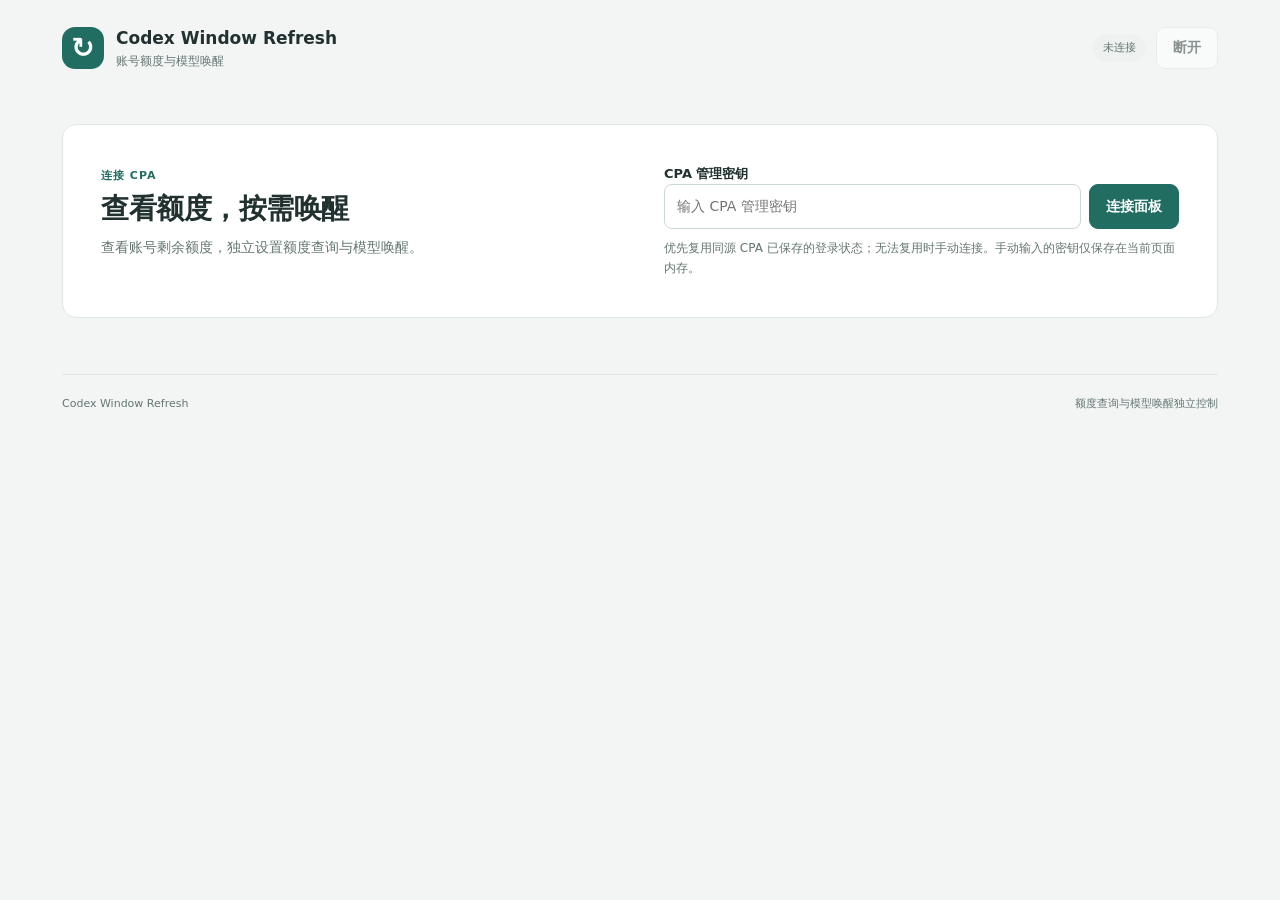
<file: internal/plugin/web/panel.html>
<!doctype html>
<html lang="zh-CN">
<head>
  <meta charset="utf-8">
  <meta name="viewport" content="width=device-width, initial-scale=1">
  <meta name="referrer" content="no-referrer">
  <title>Codex Window Refresh · 额度与唤醒</title>
  <link rel="stylesheet" href="./panel.css">
  <script defer src="./panel.js"></script>
</head>
<body>
<div class="shell">
  <header class="topbar"><a class="brand" href="./status"><span class="brand-mark" aria-hidden="true">↻</span><span>Codex Window Refresh<small>账号额度与模型唤醒</small></span></a><div class="connection"><span id="connection-status" class="badge neutral">未连接</span><button id="refresh-cpa" class="quiet" title="从 CPA 同步账号清单、禁用及可用状态，不连接上游" hidden disabled>从 CPA 刷新</button><button id="disconnect" class="quiet" disabled>断开</button></div></header>
  <main>
    <section id="login-section" class="card login-card">
      <div><span class="eyebrow">连接 CPA</span><h1>查看额度，按需唤醒</h1><p>查看账号剩余额度，独立设置额度查询与模型唤醒。</p></div>
      <form id="login-form" class="login-form"><label for="management-key">CPA 管理密钥</label><div class="input-action"><input id="management-key" type="password" autocomplete="off" spellcheck="false" placeholder="输入 CPA 管理密钥" required><button id="connect" class="primary" type="submit">连接面板</button></div><p class="hint">优先复用同源 CPA 已保存的登录状态；无法复用时手动连接。手动输入的密钥仅保存在当前页面内存。</p></form>
    </section>
    <div id="notice" class="notice" role="status" aria-live="polite" hidden></div>
    <div id="workspace" hidden>
      <section id="mode-banner" class="mode-banner" aria-label="已应用的运行模式"><div class="mode-heading"><span class="badge neutral" id="mode-badge">当前生效</span><h2 id="mode-title">正在读取运行模式</h2></div><details class="mode-help"><summary>运行说明</summary><p id="mode-description"></p></details></section>
      <nav class="tabbar" role="tablist" aria-label="面板视图">
        <button id="nav-overview" class="tab active" role="tab" data-tab="overview" aria-selected="true" aria-controls="tab-overview">总览</button>
        <button id="nav-accounts" class="tab" role="tab" data-tab="accounts" aria-selected="false" aria-controls="tab-accounts" tabindex="-1">账号额度</button>
        <button id="nav-query" class="tab" role="tab" data-tab="query" aria-selected="false" aria-controls="tab-query" tabindex="-1">额度查询</button>
        <button id="nav-rules" class="tab" role="tab" data-tab="rules" aria-selected="false" aria-controls="tab-rules" tabindex="-1">模型唤醒</button>
        <button id="nav-plan" class="tab" role="tab" data-tab="plan" aria-selected="false" aria-controls="tab-plan" tabindex="-1">计划与历史</button>
        <button id="nav-capabilities" class="tab" role="tab" data-tab="capabilities" aria-selected="false" aria-controls="tab-capabilities" tabindex="-1">诊断与高级</button>
      </nav>
      <section id="tab-overview" class="view" role="tabpanel" aria-labelledby="nav-overview">
        <div class="section-head overview-head"><div><h1>额度总览</h1><p>查看账号池状态与最新观测。</p></div><div class="toolbar"><details id="refresh-options" class="refresh-options"><summary>刷新设置</summary><div class="refresh-options-body"><label class="check-field"><input id="auto-refresh" type="checkbox" autocomplete="off">自动刷新页面（每 5 秒）</label><label class="check-field"><input id="background-refresh" type="checkbox" autocomplete="off" disabled>后台标签页继续刷新</label><p class="hint">选项保存在当前浏览器。关闭自动刷新会同时关闭后台刷新。</p></div></details><button id="refresh" class="quiet">更新页面数据</button></div></div>
        <div class="snapshot-meta"><span id="updated-at" class="hint">等待页面数据</span><span id="refresh-status" class="hint" role="status" aria-live="polite">自动刷新已关闭</span></div>
        <div id="metrics" class="metrics"></div>
        <section class="card query-action"><div class="card-heading"><div><h2>查询最新额度</h2><p>访问上游额度接口，不发送模型请求。</p><p id="quota-freshness" class="hint"></p><p id="quota-freshness-warning" class="freshness-warning" hidden></p></div><button id="quota-query" class="primary" disabled>立即查询额度</button></div><p id="quota-query-status" class="query-progress" role="status" aria-live="polite"></p><div class="card-links"><button class="text-button" data-open-tab="query">设置自动查询 →</button><button class="text-button" data-open-tab="accounts">查看每个账号的额度 →</button></div></section>
        <details class="overview-guide"><summary>额度来源与使用说明</summary>
        <div class="two-columns">
          <section class="card"><h2>额度数据从哪里来？</h2><dl class="source-guide"><div><dt><span class="source-dot passive"></span>用户请求响应</dt><dd>被动读取用户请求返回的额度，无需额外查询。</dd></div><div><dt><span class="source-dot query"></span>主动查询</dt><dd>只访问额度接口，可自动或手动执行，不生成内容。</dd></div><div><dt><span class="source-dot wake"></span>模块唤醒响应</dt><dd>来自模块发送的模型请求，由“模型唤醒”单独控制。</dd></div></dl></section>
          <section class="card"><h2>只想查看额度？</h2><ol class="plain-steps"><li>保持“模型唤醒”总开关关闭。</li><li>直接点击“立即查询额度”或账号查询按钮，无需开启查询权限。</li><li>需要定期查询时手动开启并保存；用户响应的被动采集仍会继续。</li></ol><button class="text-button" data-open-tab="rules">检查模型唤醒设置 →</button></section>
        </div>
        <p class="footnote">“未知”表示尚无可靠的窗口证据。页面展示后台最近一次观测，更新时间不等于上游实时状态。</p>
        </details>
      </section>
      <section id="tab-accounts" class="view" role="tabpanel" aria-labelledby="nav-accounts" hidden>
        <div class="section-head"><div><span class="eyebrow">查看额度</span><h1>账号额度</h1><p>先看剩余额度和重置时间；需要排查时再展开唤醒任务。</p></div><span id="account-count" class="hint"></span></div>
        <div class="filters"><label class="search-label">搜索账号<input id="account-search" type="search" placeholder="输入账号 ID" autocomplete="off"></label><label>筛选状态<select id="account-filter"><option value="all">全部账号</option><option value="active">5 小时窗口内</option><option value="pending">有待处理任务</option><option value="paused">已暂停模型唤醒</option><option value="unknown">额度待确认</option></select></label><label>排序<select id="account-sort"><option value="id">账号名称</option><option value="five-remaining">5 小时剩余比例：从低到高</option><option value="weekly-remaining">周剩余比例：从低到高</option><option value="reset">5 小时重置时间：从早到晚</option><option value="attention">异常与待确认优先</option></select></label><label class="desktop-layout">桌面布局<select id="account-layout"><option value="cards">卡片</option><option value="compact">紧凑列表</option></select></label></div>
        <div id="account-list" class="account-list"></div><p class="footnote">倒计时使用上游报告的重置时间。暂停或恢复只修改唤醒草稿，保存后生效；不会停止用户请求的被动额度采集。</p>
      </section>
      <section id="tab-query" class="view" role="tabpanel" aria-labelledby="nav-query" hidden>
        <div class="section-head"><div><span class="eyebrow">只读取额度</span><h1>额度查询</h1><p>这些设置只控制额度接口查询，不会开启模型唤醒。</p></div><span class="badge">不发送模型请求</span></div>
        <section class="card"><h2>公共查询设置</h2><p>手动查询始终允许。到期自动查询无需定期查询总开关；以下设置不发送模型请求。</p><div class="setting-list">
          <label class="setting-toggle"><span><strong>定期查询总开关</strong><small>默认关闭；开启后按下方各类策略执行。若两类均不参与，则不进行定期查询。</small></span><input id="query-automatic" type="checkbox" data-field="quota_query.automatic"></label>
          <div class="form-grid"><label>公共查询间隔 / 最小间隔<input id="query-interval" data-field="quota_query.interval" placeholder="30s"><small>30s–1h；独立间隔为 0s 时继承，避免同账号频繁查询。</small></label><label>单账号查询超时<input id="query-timeout" data-field="execution.quota_read_timeout" placeholder="15s"><small>允许 1s–5m。</small></label></div>
          <p class="hint">一次额度接口请求可能同时返回两类额度：任一策略允许查询时都会更新返回的数据；排除时段只限制对应策略发起查询，不阻止其他策略、手动查询、发送前核对或发送后验证。</p>
        </div></section>
        <section class="card window-settings window-five"><div class="card-heading"><div><span class="eyebrow">05H · 独立查询策略</span><h2>5 小时额度</h2><p>到期自动查询与定期查询分别设置；延迟到期仍在排除时段时，顺延至允许查询的时间。</p></div></div><fieldset class="query-policy"><legend>到期自动查询</legend><label class="check-field"><input id="query-five-expiry" type="checkbox" data-field="quota_query.on_five_hour_expiry">到期后自动查询（默认关闭）</label><label class="check-field"><input id="query-five-recent" type="checkbox" data-field="quota_query.five_hour_recent_usage.enabled">仅账号池近期有真实用户使用时查询</label><label class="interval-field">用户使用回溯时长<input id="query-five-lookback" data-field="quota_query.five_hour_recent_usage.lookback" placeholder="30m"><small>默认 30 分钟，可设 1m–7d；进行中的用户请求也算活动，仅限制五小时到期查询。</small></label><div class="form-grid"><label>排除时段<input id="query-five-expiry-hours" data-field="quota_query.five_hour.expiry.excluded_hours" placeholder="22:00-08:00"><small>留空不排除；多个时段用逗号分隔，按规则时区，支持跨午夜。</small></label><label>随机延迟最短<input id="query-five-expiry-min" data-field="quota_query.five_hour.expiry.random_delay.min" placeholder="0s"></label><label>随机延迟最长<input id="query-five-expiry-max" data-field="quota_query.five_hour.expiry.random_delay.max" placeholder="0s"></label></div></fieldset><fieldset class="query-policy"><legend>定期查询</legend><label class="check-field"><input id="query-five-periodic" type="checkbox" data-field="quota_query.five_hour.periodic_enabled">参与定期查询（需上方总开关开启）</label><div class="form-grid"><label>本类定期查询间隔<input id="query-five-interval" data-field="quota_query.five_hour.interval" placeholder="0s"><small>0s 继承公共间隔；否则 30s–1h，不低于公共间隔。</small></label><label>排除时段<input id="query-five-periodic-hours" data-field="quota_query.five_hour.periodic.excluded_hours" placeholder="22:00-08:00"><small>留空不排除；多个时段用逗号分隔，按规则时区，支持跨午夜。</small></label><label>随机延迟最短<input id="query-five-periodic-min" data-field="quota_query.five_hour.periodic.random_delay.min" placeholder="0s"></label><label>随机延迟最长<input id="query-five-periodic-max" data-field="quota_query.five_hour.periodic.random_delay.max" placeholder="0s"></label></div></fieldset></section>
        <section class="card window-settings window-week"><div class="card-heading"><div><span class="eyebrow">07D · 独立查询策略</span><h2>7 天（周）额度</h2><p>到期自动查询与定期查询分别设置；延迟到期仍在排除时段时，顺延至允许查询的时间。</p></div></div><fieldset class="query-policy"><legend>到期自动查询</legend><label class="check-field"><input id="query-week-expiry" type="checkbox" data-field="quota_query.on_weekly_expiry">到期后自动查询（默认关闭）</label><div class="form-grid"><label>排除时段<input id="query-week-expiry-hours" data-field="quota_query.weekly.expiry.excluded_hours" placeholder="22:00-08:00"><small>留空不排除；多个时段用逗号分隔，按规则时区，支持跨午夜。</small></label><label>随机延迟最短<input id="query-week-expiry-min" data-field="quota_query.weekly.expiry.random_delay.min" placeholder="0s"></label><label>随机延迟最长<input id="query-week-expiry-max" data-field="quota_query.weekly.expiry.random_delay.max" placeholder="0s"></label></div></fieldset><fieldset class="query-policy"><legend>定期查询</legend><label class="check-field"><input id="query-week-periodic" type="checkbox" data-field="quota_query.weekly.periodic_enabled">参与定期查询（需上方总开关开启）</label><div class="form-grid"><label>本类定期查询间隔<input id="query-week-interval" data-field="quota_query.weekly.interval" placeholder="0s"><small>0s 继承公共间隔；否则 30s–1h，不低于公共间隔。</small></label><label>排除时段<input id="query-week-periodic-hours" data-field="quota_query.weekly.periodic.excluded_hours" placeholder="22:00-08:00"><small>留空不排除；多个时段用逗号分隔，按规则时区，支持跨午夜。</small></label><label>随机延迟最短<input id="query-week-periodic-min" data-field="quota_query.weekly.periodic.random_delay.min" placeholder="0s"></label><label>随机延迟最长<input id="query-week-periodic-max" data-field="quota_query.weekly.periodic.random_delay.max" placeholder="0s"></label></div></fieldset></section>
        <section class="card compact-note"><h2>关闭自动查询后会怎样？</h2><p>手动查询始终可用，用户请求返回的被动额度仍会更新。页面自动刷新关闭时，可点击“更新页面数据”查看查询进度与结果。若独立开启了模型唤醒，发送前的额度核对和已发送操作的验证仍会执行。</p><button class="text-button" data-open-tab="overview">返回总览，查询最新额度 →</button></section>
      </section>
      <section id="tab-rules" class="view" role="tabpanel" aria-labelledby="nav-rules" hidden>
        <div class="section-head"><div><span class="eyebrow">会发送模型请求</span><h1>模型唤醒</h1><p>按规则向指定账号发送模型请求，用于唤醒额度窗口。</p></div><span class="badge warning">与额度查询独立</span></div>
        <section class="card wake-control"><label class="setting-toggle"><span><strong>启用模型唤醒</strong><small>自动规则默认关闭，需手动开启并保存；开启后可能发送真实模型请求。单账号手动唤醒独立于此开关，需明确确认。</small></span><input id="rule-enabled" type="checkbox" data-field="enabled"></label><p id="wake-draft-hint" class="hint">下方自动规则只有在总开关开启后才会用于发送新请求。</p></section>
        <section class="card"><div class="card-heading"><div><span class="eyebrow">01 · 默认发送内容</span><h2>默认模型与发送内容</h2><p>所有账号默认从短句池随机选择；每次发送前固定并记录实际内容。生成候选只在手动确认后进行。</p></div></div><div class="form-grid"><label>默认模型名称<input id="rule-model" data-field="execution.model" placeholder="对应账号可用的模型名"></label><label>固定模式发送内容<input id="rule-prompt" data-field="execution.prompt" placeholder="Reply OK."></label><label>发送内容模式<select id="prompt-mode" data-field="execution.prompt_mode"><option value="random">随机短句池（默认）</option><option value="fixed">固定内容</option></select></label><label class="full-width">默认随机短句池<textarea id="prompt-pool" data-field="execution.prompt_pool" rows="5" placeholder="每行一条；1–50 条，每条最多 256 字节"></textarea><small>不沿用旧消息；专用池留空继承此池。</small></label></div></section>
        <section class="card"><h2>用模型批量生成候选短句</h2><p>支持 Codex 和反重力账号，仅手动确认后调用一次指定模型，消耗该账号额度。Codex 可能启动五小时窗口；反重力使用其自身模型额度。</p><div class="form-grid"><label>生成使用的 CPA 账号（Codex / 反重力）<select id="generation-account"><option value="">选择可用账号</option></select></label><label>生成模型<input id="generation-model" placeholder="留空使用已保存的默认模型"><small>反重力需填写该账号在 CPA 中可用的模型名。</small></label><label>生成条数<input id="generation-count" type="number" min="5" max="50" value="20"></label><label>目标短句池<select id="generation-target"><option value="default">默认池</option><option value="five_hour">5 小时专用池</option><option value="weekly">7 天专用池</option></select></label></div><div class="toolbar"><button id="generation-start" class="quiet" disabled>确认并生成候选</button></div><p id="generation-status" class="hint" role="status"></p><label>候选预览（可编辑，每行一条）<textarea id="generation-preview" rows="6"></textarea></label><button id="generation-apply" class="quiet" disabled>替换对应短句池草稿</button><p class="hint">生成不会自动保存；超时或送达不确定不会自动重试。关闭页面后已提交的后台任务仍可继续。</p></section>
        <section class="card"><div class="card-heading"><div><span class="eyebrow">02 · 所需容量</span><h2>需要准备多少账号？</h2><p>根据近期用户数量补足账号，不会对每个账号固定发送。</p></div></div><div class="form-grid"><label>近期活动回溯<input id="rule-lookback" data-field="activity.lookback" placeholder="30m"><small>例如 30m；共享 API key 的多人可能算一个用户范围。</small></label><label>每个用户范围需要的账号数<input id="rule-ratio" type="number" min="0" step="0.1" data-field="activity.accounts_per_user"></label><label>普通唤醒账号数上限<input id="rule-max" type="number" min="0" step="1" data-field="activity.max_accounts"></label></div></section>
        <section class="card"><div class="card-heading"><div><span class="eyebrow">03 · 触发时间</span><h2>何时唤醒账号？</h2><p>有效的 5 小时窗口内不重复发送；到期后再按规则判断。</p></div></div><div class="form-grid"><label>规则时区<input id="rule-timezone" data-field="timezone" placeholder="Asia/Shanghai"></label><label>普通唤醒允许时段<input id="rule-hours" data-field="ordinary_rules.allowed_hours" placeholder="08:00-23:00"><small>多个时段用逗号分隔；留空则不允许普通时段唤醒。</small></label><label class="check-field"><input id="rule-night" type="checkbox" data-field="ordinary_rules.allow_outside_hours_when_users_active">有近期用户时允许在时段外唤醒</label><label class="check-field"><input id="rule-catchup" type="checkbox" data-field="execution.catch_up">错过窗口后补发</label></div>
        </section>
        <section class="card window-settings window-five"><span class="eyebrow">05H · 独立唤醒策略</span><h2>5 小时额度自动唤醒</h2><label class="check-field"><input id="rule-five-enabled" type="checkbox" data-field="reset_rules.five_hour.enabled">5 小时窗口到期后自动唤醒</label><div class="form-grid"><label>到期后随机延迟最短<input id="rule-five-min" data-field="reset_rules.five_hour.random_delay.min" placeholder="0s"></label><label>到期后随机延迟最长<input id="rule-five-max" data-field="reset_rules.five_hour.random_delay.max" placeholder="10m"></label><label>五小时专用模型<input id="rule-five-model" data-field="reset_rules.five_hour.model" placeholder="留空继承默认模型"></label><label>五小时固定模式发送内容<input id="rule-five-prompt" data-field="reset_rules.five_hour.prompt" placeholder="留空继承默认内容"></label><label class="full-width">5 小时随机短句池<textarea id="prompt-five-pool" data-field="reset_rules.five_hour.prompt_pool" rows="4" placeholder="留空继承默认池；每行一条"></textarea></label></div><p class="hint">遵守上方允许时段与人数容量；每日时间点 / 时段规则单独设置在下方。</p>
        </section>
        <section class="card window-settings window-week"><span class="eyebrow">07D · 独立唤醒策略</span><h2>7 天（周）额度自动唤醒</h2><label class="check-field"><input id="rule-week-enabled" type="checkbox" data-field="reset_rules.weekly.enabled">周窗口到期后自动唤醒</label><div class="form-grid"><label>到期后随机延迟最短<input id="rule-week-min" data-field="reset_rules.weekly.random_delay.min" placeholder="0s"></label><label>到期后随机延迟最长<input id="rule-week-max" data-field="reset_rules.weekly.random_delay.max" placeholder="10m"></label><label>周限额专用模型<input id="rule-week-model" data-field="reset_rules.weekly.model" placeholder="留空继承默认模型"></label><label>周限额固定模式发送内容<input id="rule-week-prompt" data-field="reset_rules.weekly.prompt" placeholder="留空继承默认内容"></label><label class="full-width">7 天随机短句池<textarea id="prompt-week-pool" data-field="reset_rules.weekly.prompt_pool" rows="4" placeholder="留空继承默认池；每行一条"></textarea></label></div><p class="hint">周任务固定不受人数限制，可在普通时段外执行；仍需自动唤醒总开关开启。</p><label class="sr-only"><input id="rule-week-users" type="checkbox" disabled data-fixed="true" data-field="reset_rules.weekly.bypass_activity_limit">周任务不受人数限制</label><label class="sr-only"><input id="rule-week-hours" type="checkbox" disabled data-fixed="true" data-field="reset_rules.weekly.bypass_allowed_hours">周任务可在普通时段外执行</label>
        </section>
        <section class="card"><div class="card-heading"><div><span class="eyebrow">04 · 时间点与随机时段</span><h2>每日五小时额度唤醒计划</h2><p>09:00-09:00 是固定时间点；09:00-09:10 是时段内随机一次。按最低就绪容量准备账号，不对所有账号固定发送；模型与内容继承五小时设置。</p></div><button id="daily-add" class="quiet">添加每日规则</button></div><label class="setting-toggle"><span><strong>启用每日时间点 / 时段唤醒</strong><small>独立于五小时“到期后唤醒”开关，仍需自动唤醒总开关开启；各条规则还可单独开关。</small></span><input id="daily-enabled" type="checkbox" data-field="ordinary_rules.daily_enabled"></label><div id="daily-rules"></div></section>
      </section>
      <section id="tab-plan" class="view" role="tabpanel" aria-labelledby="nav-plan" hidden>
        <div class="section-head"><div><span class="eyebrow">账号唤醒安排</span><h1>下一次唤醒</h1><p>每个账号只显示下一次安排，按时间先后排列。</p></div></div>
        <div class="plan-view-tabs" role="tablist" aria-label="计划与历史视图">
          <button id="plan-view-upcoming" class="quiet active" role="tab" data-plan-view="upcoming" aria-selected="true" aria-controls="plan-upcoming" tabindex="0">账号计划</button>
          <button id="plan-view-history" class="quiet" role="tab" data-plan-view="history" aria-selected="false" aria-controls="plan-history" tabindex="-1">执行历史</button>
        </div>
        <div id="plan-upcoming" role="tabpanel" aria-labelledby="plan-view-upcoming">
        <p id="plan-status" class="hint" role="status"></p>
        <div class="wake-schedule"><table class="wake-table"><caption class="sr-only">各账号下一次唤醒具体时间和时间范围</caption><thead><tr><th scope="col">账号</th><th scope="col">具体时间</th><th scope="col">时间范围</th></tr></thead><tbody id="plan-list"></tbody></table></div>
        <p class="hint plan-footnote">具体时间使用已抽定结果；未抽定时显示预计最早时间。范围按当前已保存规则计算，实际发送仍需满足额度与调度条件。</p>
        </div>
        <div id="plan-history" role="tabpanel" aria-labelledby="plan-view-history" hidden>
        <section class="card"><h2>执行历史</h2><p>查询、唤醒、内容生成及提前恢复事件记录；保留 30 天、最多一万条。不记录用户请求正文或凭据。</p>
          <div class="history-shortcuts" role="group" aria-label="快捷筛选"><span class="hint">快捷筛选</span><button id="history-today" class="quiet" type="button">今天</button><button id="history-week" class="quiet" type="button">最近 7 天</button><button id="history-failed" class="quiet" type="button">仅失败</button><button id="history-clear" class="text-button" type="button">清空筛选</button></div>
          <p class="hint history-timezone">快捷日期按浏览器时区计算；记录时间按规则时区显示。仅失败可与账号、日期筛选组合。</p>
          <div class="form-grid"><label>账号<input id="history-account" placeholder="精确账号 ID，留空全部"></label><label>任务类型<select id="history-kind"><option value="">全部</option><option value="query">额度查询</option><option value="wake">模型唤醒</option><option value="generation">内容生成</option><option value="reset">提前恢复</option></select></label><label>结果<select id="history-result"><option value="">全部</option><option value="completed">成功</option><option value="failed">失败</option><option value="skipped">跳过</option><option value="verifying">已发送待验证</option><option value="verified">已验证</option><option value="unknown">送达不确定</option><option value="dispatched">已发送</option></select></label><label>开始时间<input id="history-from" placeholder="2026-10-14T00:00:00+08:00" aria-describedby="history-status"></label><label>结束时间<input id="history-until" placeholder="RFC3339 时间，含时区；留空不限" aria-describedby="history-status"></label></div><div class="toolbar history-actions"><button id="history-refresh" class="quiet">筛选并读取最新历史</button><button id="history-prev" class="quiet" disabled>上一页（更新记录）</button><button id="history-next" class="quiet" disabled>下一页（更早记录）</button></div><p id="history-status" class="hint" role="status"></p></section><ol id="history-list" class="plan-timeline" aria-label="执行历史时间轴" aria-busy="false"></ol>
        </div>
      </section>
      <section id="tab-capabilities" class="view" role="tabpanel" aria-labelledby="nav-capabilities" hidden>
        <div class="section-head"><div><span class="eyebrow">排查与维护</span><h1>诊断与高级</h1><p>查看调度原因、接口能力，或编辑完整配置。</p></div></div>
        <section class="card"><h2>额度查询连接</h2><p id="bridge-status"></p><p id="bridge-help" class="hint"></p><button id="quota-connection-check" class="quiet" hidden>检查宿主查询接口</button><p class="hint">接口检查只验证宿主操作的创建与取消。账号额度查询会测试实际连接和凭据；失败时保留已有额度。兼容管理桥需要后台管理密钥环境变量。</p></section>
        <div class="two-columns"><section class="card"><h2>为什么没有唤醒？</h2><div id="hold-counts"></div><p id="last-error" class="hint"></p></section><section class="card"><h2>当前规则与调度</h2><dl id="schedule-info" class="details"></dl></section></div>
        <details class="card disclosure"><summary>CPA 接口能力</summary><div class="disclosure-body"><dl id="capabilities-list" class="details"></dl><p class="hint">这些能力用于诊断。前台互斥保护不可用时，最终额度核对和实际发送之间仍可能发生请求竞争。</p></div></details>
        <details class="card disclosure"><summary>手动调度与文件操作</summary><div class="disclosure-body"><p>只用于维护。模型唤醒已开启时，这些操作可能使规则继续发送模型请求。</p><div class="maintenance-actions"><div><h3>重新检查现有规则</h3><p>让后台尽快评估已有规则，不绕过窗口与名额限制。</p><button id="recheck" class="quiet">重新检查规则</button></div><div><h3>应用服务器配置文件</h3><p>服务器上手工修改配置后使用；会重新读取并应用文件。</p><button id="reload" class="quiet">重新读取规则文件</button></div></div></div></details>
        <details class="card disclosure"><summary>计划预览设置</summary><div class="disclosure-body"><div><label class="setting-toggle"><span><strong>生成完整计划数据</strong><small>仅控制完整计划数据；账号下一次唤醒摘要始终显示。不会开启查询或唤醒。</small></span><input id="plan-enabled" type="checkbox" data-field="planning.enabled"></label><label class="interval-field">计划覆盖天数<input id="plan-days" type="number" min="1" max="30" step="1" data-field="planning.horizon_days"><small>摘要与完整计划共用此范围；1–30 天，默认 7 天。</small></label></div></div></details>
        <details id="advanced-editor" class="card disclosure"><summary>完整配置 JSON</summary><div class="disclosure-body"><p>包含全部规则和账号覆盖设置。修改后先“应用到草稿”，再“保存并应用”。</p><label class="sr-only" for="config-json">完整规则 JSON</label><textarea id="config-json" class="code-editor" spellcheck="false" rows="15"></textarea><div class="toolbar"><button id="json-apply" class="quiet">应用到草稿</button><button id="json-format" class="quiet">格式化 JSON</button></div><p id="json-message" class="hint"></p></div></details>
      </section>
      <div id="save-bar" class="save-bar" hidden><div class="save-summary"><span id="draft-status" class="badge warning">有未保存的更改</span><p id="save-help">所有页面的配置修改会一起保存。</p><details id="changes-preview" class="changes-preview"><summary id="changes-summary">查看配置变更</summary><p id="changes-context" class="hint"></p><div class="changes-scroll"><table class="changes-table"><thead><tr><th scope="col">设置</th><th scope="col">原值</th><th scope="col">保存后</th></tr></thead><tbody id="config-changes"></tbody></table></div></details></div><div class="toolbar"><button id="draft-restore" class="quiet">放弃草稿，重新读取</button><button id="config-save" class="primary">保存并应用</button></div></div>
    </div>
  </main>
  <footer>Codex Window Refresh <span>额度查询与模型唤醒独立控制</span></footer>
</div>
</body>
</html>
</file>
<file: internal/v2/daemon/web/panel.css>
/* Codex dispatch console: shared CPA palette and approved page geometry. */
:root { overflow-x:hidden; color-scheme:light; font:14px/1.5 -apple-system,BlinkMacSystemFont,"Segoe UI","PingFang SC","Microsoft YaHei","Noto Sans CJK SC",sans-serif; --bg-secondary:#faf9f5; --bg-primary:#f0eee8; --bg-tertiary:#e9e6df; --bg-hover:#e9e6df; --text-primary:#2d2a26; --text-secondary:#6d6760; --text-tertiary:#a29c95; --border-color:#e3e1db; --border-primary:#d5d2cb; --border-hover:#cecac4; --primary-color:#8b8680; --primary-hover:#7f7a74; --primary-active:#726d67; --primary-contrast:#fff; --success-color:#10b981; --success-text:#07835c; --warning-color:#d99517; --warning-text:#aa6908; --error-color:#c65746; --error-text:#a43f30; --quota-medium-color:#dda322; --muted:var(--text-secondary); --border:var(--border-color); --primary-soft:color-mix(in srgb,var(--primary-color) 10%,transparent); --primary-border:var(--border-color); --success-soft:color-mix(in srgb,var(--success-color) 9%,var(--bg-secondary)); --success-border:color-mix(in srgb,var(--success-color) 25%,var(--border-color)); --warning-soft:color-mix(in srgb,#ffbf45 9%,var(--bg-secondary)); --warning-border:color-mix(in srgb,var(--warning-color) 38%,var(--border-color)); --error-soft:color-mix(in srgb,var(--error-color) 8%,var(--bg-secondary)); --error-border:color-mix(in srgb,var(--error-color) 28%,var(--border-color)); --shadow:none; --shadow-lg:0 12px 28px rgb(45 42 38 / 12%); color:var(--text-primary); background:var(--bg-secondary); accent-color:var(--success-color); }
:root[data-theme="white"] { --bg-secondary:#fff; --bg-primary:#fff; --bg-tertiary:#f6f6f6; --bg-hover:#f6f6f6; --border-color:#e5e5e5; --border-primary:#d9d9d9; --border-hover:#ccc; }
:root[data-theme="dark"] { color-scheme:dark; --bg-secondary:#151412; --bg-primary:#1d1b18; --bg-tertiary:#262320; --bg-hover:#2e2a26; --text-primary:#f6f4f1; --text-secondary:#c9c3bb; --text-tertiary:#9c958d; --border-color:#3a3530; --border-primary:#4a453f; --border-hover:#5a544d; --primary-hover:#9a948e; --primary-active:#a6a099; --success-text:#6ee7b7; --warning-text:#f5c362; --error-text:#f1b0a6; }
* { box-sizing:border-box; }
body { margin:0; min-width:320px; min-height:100dvh; overflow-x:clip; }
button,input,select,textarea { font:inherit; border-radius:9px; -webkit-tap-highlight-color:transparent; }
button { cursor:pointer; }
button:disabled { cursor:not-allowed; }
button:focus-visible,a:focus-visible,input:focus-visible,select:focus-visible,textarea:focus-visible,[tabindex]:focus-visible,summary:focus-visible { outline:2px solid var(--primary-active); outline-offset:3px; }
[hidden] { display:none !important; }
a { color:inherit; text-decoration:none; }
h1,h2,h3,p { margin:0; }
h1,h2,h3 { color:var(--text-primary); font-weight:650; }
h1 { font-size:30px; line-height:1.3; letter-spacing:-.6px; }
h2 { font-size:19px; line-height:1.4; }
h3 { font-size:14px; }
input,select,textarea { min-height:38px; padding:8px 12px; color:var(--text-primary); background:var(--bg-secondary); border:1px solid var(--border-color); }
input::placeholder,textarea::placeholder { color:var(--text-tertiary); }
input:disabled,select:disabled,textarea:disabled { color:var(--text-secondary); background:color-mix(in srgb,var(--bg-tertiary) 40%,var(--bg-secondary)); }
input:not([type="checkbox"]),select,textarea { max-width:100%; }
input[type="search"] { min-width:0; }
input[type="checkbox"] { width:18px; min-height:18px; height:18px; margin:0; flex-shrink:0; accent-color:var(--success-color); }
select,summary { cursor:pointer; }
textarea { resize:vertical; line-height:1.65; }
fieldset { min-width:0; margin:0; padding:0; border:0; }
.icon { width:20px; height:20px; flex-shrink:0; fill:none; stroke:currentColor; stroke-width:1.7; stroke-linecap:round; stroke-linejoin:round; vertical-align:middle; }
.icon-definitions { position:absolute; width:0; height:0; overflow:hidden; pointer-events:none; }
.sr-only { position:absolute !important; width:1px !important; height:1px !important; padding:0 !important; margin:-1px !important; overflow:hidden !important; clip-path:inset(50%); white-space:nowrap; border:0 !important; }
.muted,.field-help { color:var(--text-secondary); }
.flip { transform:rotate(180deg); }
.available-dot { background:var(--success-color) !important; }
.attention-dot { background:var(--warning-color) !important; }
.text-button { display:inline-flex; align-items:center; gap:7px; min-height:28px; padding:0; border:0; background:transparent; color:var(--text-primary); font-size:13px; font-weight:550; text-align:left; }
.text-button:hover { color:var(--primary-hover); }
.text-button .icon { width:16px; height:16px; }
.button { display:inline-flex; justify-content:center; align-items:center; gap:8px; min-height:40px; padding:8px 17px; border:1px solid var(--border-color); background:var(--bg-secondary); color:var(--text-primary); font-size:13px; font-weight:550; white-space:nowrap; transition:background .16s,border-color .16s; }
.button:hover:not(:disabled) { background:var(--bg-tertiary); border-color:var(--border-hover); }
.button:disabled { opacity:.5; }
.button-primary { color:#fff; background:#2d2a26; border-color:#2d2a26; }
.button-primary:hover:not(:disabled) { color:#fff; background:#46413a; border-color:#46413a; }
:root[data-theme="dark"] .button-primary { color:#1d1b18; background:#e8e2d9; border-color:#e8e2d9; }
.button-outline { background:var(--bg-secondary); }
.button-icon { width:39px; min-width:39px; height:39px; padding:8px; }
.button-small { min-height:30px; padding:5px 10px; font-size:12px; }
.button-small .icon { width:16px; height:16px; }
.button-icon.button-small { width:30px; min-width:30px; height:30px; padding:6px; }
.button[aria-current="page"],.history-pages button[aria-current="page"] { color:#fff; background:var(--primary-color); border-color:var(--primary-color); }
.card { min-width:0; border:1px solid var(--border-color); border-radius:10px; background:color-mix(in srgb,var(--bg-primary) 35%,var(--bg-secondary)); box-shadow:none; }
.card-heading { display:flex; align-items:center; justify-content:space-between; gap:14px; min-height:44px; padding:12px 18px; border-bottom:1px solid var(--border-color); background:color-mix(in srgb,var(--bg-primary) 60%,var(--bg-secondary)); border-radius:10px 10px 0 0; }
.card-heading h2 { font-size:18px; }
.card-heading .muted { font-size:12px; }
.card-body { min-width:0; padding:18px; }
.detail-card { min-width:0; padding:18px; }
.detail-card>.card-heading { margin:-18px -18px 18px; }
.section-description { color:var(--text-secondary); font-size:13px; line-height:1.65; }
.field-label { display:block; margin:0 0 8px; color:var(--text-primary); font-size:13px; font-weight:500; }
.field-help { margin-top:7px; font-size:12px; line-height:1.65; overflow-wrap:anywhere; }
.info-note { display:flex; align-items:flex-start; gap:9px; padding:12px 14px; border:1px solid var(--border-color); border-radius:8px; color:var(--text-secondary); background:var(--primary-soft); font-size:12px; line-height:1.65; }
.info-note>.icon { width:17px; height:17px; margin-top:1px; }
.count-badge,.planned-badge { display:inline-flex; align-items:center; justify-content:center; padding:1px 9px; min-width:25px; border-radius:14px; background:var(--bg-tertiary); color:var(--text-secondary); font-size:12px; line-height:1.65; font-weight:500; }
.status-dot { display:inline-block; flex-shrink:0; width:9px; height:9px; border-radius:50%; background:var(--text-tertiary); }
.status-badge { display:inline-flex; align-items:center; gap:7px; border-radius:16px; font-size:12px; line-height:1.7; color:var(--text-secondary); white-space:nowrap; }
.status-badge .status-dot { width:9px; height:9px; background:currentColor; }
.status-badge.available { color:var(--success-text); }
.status-badge.attention,.status-badge.unavailable { color:var(--warning-text); }
.status-badge.disabled { color:var(--text-secondary); }
.status-badge.querying { color:var(--primary-active); }
/* One centered horizontal shell shared by every page. */
.app-header { border-bottom:1px solid var(--border-color); background:var(--bg-secondary); }
.topbar { display:grid; grid-template-columns:1fr auto 1fr; align-items:center; gap:24px; min-height:68px; max-width:1920px; margin-inline:auto; padding:0 36px; }
.brand { display:flex; align-items:center; gap:12px; min-width:0; }
.brand-icon { width:34px; height:34px; color:var(--text-primary); stroke-width:1.65; }
.brand-name { display:flex; align-items:center; gap:12px; color:var(--text-primary); font-size:21px; font-weight:700; letter-spacing:-.4px; white-space:nowrap; }
.version { padding:3px 12px; border:1px solid var(--border-color); border-radius:20px; background:var(--bg-primary); font-size:12px; font-weight:500; letter-spacing:0; }
.navigation { display:flex; align-items:center; gap:13px; min-width:0; overflow-x:auto; overflow-y:hidden; padding-bottom:7px; margin-bottom:-7px; scrollbar-width:none; scroll-padding-inline:10px; }
.navigation::-webkit-scrollbar { display:none; }
.nav-item { position:relative; display:inline-flex; align-items:center; justify-content:center; flex-shrink:0; min-height:40px; padding:9px 20px; border:0; border-radius:10px; color:var(--text-primary); background:transparent; font-size:14px; white-space:nowrap; }
.nav-item:hover { background:var(--bg-hover); }
.nav-item.active,.nav-item[aria-current="page"] { background:var(--bg-primary); font-weight:650; }
.nav-item.active::after,.nav-item[aria-current="page"]::after { position:absolute; left:10px; right:10px; bottom:-5px; height:3px; border-radius:3px; background:var(--text-primary); content:""; }
.header-connection { display:flex; align-items:center; justify-content:flex-end; gap:18px; min-width:0; }
.connection-status { display:flex; align-items:center; gap:8px; white-space:nowrap; }
.connection-status strong { font-size:13px; font-weight:500; }
.connection-status:has([data-connected="true"]) .status-dot { background:var(--success-color); }
.theme-button { display:grid; place-items:center; width:38px; height:34px; border:0; border-left:1px solid var(--border-color); border-radius:0; background:transparent; color:var(--text-secondary); }
.main-content { position:relative; max-width:1920px; min-height:calc(100dvh - 68px); margin-inline:auto; padding:18px 36px 0; }
.page-header { display:flex; justify-content:space-between; align-items:center; gap:20px; min-height:40px; margin-bottom:16px; }
.page-heading { display:flex; align-items:baseline; flex-wrap:wrap; gap:12px 22px; min-width:0; }
.page-heading p { color:var(--text-secondary); font-size:13px; }
.header-actions { display:flex; justify-content:flex-end; align-items:center; gap:14px; }
.header-actions .button-primary { min-height:44px; padding-inline:22px; border-radius:14px; }
.header-actions .button-outline { min-height:42px; }
.header-actions .button-primary .icon { width:14px; height:14px; transform:rotate(90deg); }
.auto-update { display:inline-flex; align-items:center; gap:5px; color:var(--text-secondary); font-size:12px; white-space:nowrap; }
.auto-update .status-dot,.auto-update #auto-status,.update-separator { display:none; }
.header-refresh { display:none; }
body[data-page="history"] .main-content .page-header .header-actions { display:flex; }
body[data-page="history"] .header-refresh { display:inline-flex; }
body[data-page="history"] .header-actions .auto-update { display:none; }
.main-content:has([data-view="query"]:not([hidden])) .header-actions,.main-content:has([data-view="wake"]:not([hidden])) .header-actions,.main-content:has([data-view="cards"]:not([hidden])) .header-actions,.main-content:has([data-view="models"]:not([hidden])) .header-actions,.main-content:has([data-view="scheduling"]:not([hidden])) .header-actions,.main-content:has([data-view="history"]:not([hidden])) .header-actions { display:none; }
.main-content:has([data-view="diagnostics"]:not([hidden])) #header-query,.main-content:has([data-view="diagnostics"]:not([hidden])) #sync,.main-content:has([data-view="diagnostics"]:not([hidden])) .auto-update { display:none; }
.main-content:has([data-view="diagnostics"]:not([hidden])) .header-refresh { display:inline-flex; }
.sub-navigation { display:flex; gap:20px; overflow-x:auto; margin:0 0 20px; border-bottom:1px solid var(--border-color); scrollbar-width:thin; }
.sub-navigation button { position:relative; flex-shrink:0; min-height:48px; padding:10px 20px 14px; border:0; border-radius:0; background:transparent; color:var(--text-secondary); font-weight:550; white-space:nowrap; }
.sub-navigation button.active,.sub-navigation button[aria-current="page"],.sub-navigation button[aria-pressed="true"] { color:var(--text-primary); font-weight:650; }
.sub-navigation button.active::after,.sub-navigation button[aria-current="page"]::after,.sub-navigation button[aria-pressed="true"]::after { position:absolute; bottom:0; left:0; right:0; height:2px; background:var(--text-primary); content:""; }
body[data-page="history"] .sub-navigation { margin-bottom:14px; }
body[data-page="history"] .sub-navigation button { min-height:40px; padding-bottom:10px; }
.page-footer { display:flex; justify-content:space-between; flex-wrap:wrap; gap:8px 20px; margin:7px -36px 0; padding:6px 36px; border-top:1px solid var(--border-color); color:var(--text-secondary); font-size:12px; }
/* Connection and persistent feedback retain the original behavior contracts. */
.login-card { display:flex; align-items:center; flex-wrap:wrap; gap:10px 22px; padding:17px 20px; margin-bottom:20px; }
.login-intro { display:flex; flex:1 1 300px; align-items:center; gap:14px; }
.login-icon { display:grid; place-items:center; width:40px; height:40px; color:var(--primary-active); background:var(--bg-tertiary); border-radius:10px; }
.login-intro h2 { font-size:15px; }
.login-intro p,.connection-message { color:var(--text-secondary); font-size:12px; }
.login-fields { flex:0 1 350px; min-width:0; }
.login-controls { display:flex; gap:8px; }
.login-controls input { width:100%; min-width:0; }
.login-remember { display:flex; align-items:center; gap:8px; margin-top:10px; color:var(--text-secondary); font-size:12px; cursor:pointer; }
.connection-message { width:100%; }
.feedback { margin-bottom:14px; padding:12px 16px; border:1px solid var(--border-color); border-radius:9px; font-size:13px; }
.feedback-error { color:var(--error-text); background:var(--error-soft); border-color:var(--error-border); }
.feedback-notice { color:var(--text-secondary); background:var(--bg-primary); }
.toast-region { position:fixed; top:max(20px,env(safe-area-inset-top)); right:max(20px,env(safe-area-inset-right)); z-index:1000; display:grid; gap:10px; width:min(420px,calc(100vw - 32px)); max-height:calc(100dvh - 40px); overflow-y:auto; pointer-events:none; }
.toast { display:flex; align-items:flex-start; gap:12px; padding:14px 16px; border:1px solid var(--border-color); border-left:4px solid var(--primary-color); border-radius:10px; background:var(--bg-secondary); color:var(--text-primary); box-shadow:var(--shadow-lg); pointer-events:auto; }
.toast[data-tone="success"] { color:var(--success-text); border-color:var(--success-border); background:var(--success-soft); }
.toast[data-tone="error"] { color:var(--error-text); border-color:var(--error-border); background:var(--error-soft); }
.toast[data-tone="warning"] { color:var(--warning-text); border-color:var(--warning-border); background:var(--warning-soft); }
.toast-text { flex:1; min-width:0; font-size:13px; line-height:1.65; overflow-wrap:anywhere; white-space:pre-wrap; }
.toast-close { flex-shrink:0; width:24px; height:24px; padding:0; border:0; border-radius:5px; background:transparent; color:inherit; font-size:22px; line-height:1; }
.toast-close:hover { background:color-mix(in srgb,currentColor 10%,transparent); }
/* Capacity and operational summaries. */
.metrics { display:grid; grid-template-columns:1.5fr repeat(3,minmax(0,1fr)); gap:14px; margin-bottom:12px; }
.metric-card { display:flex; flex-direction:column; align-items:flex-start; min-height:174px; padding:16px 21px; background:var(--bg-primary); }
.metric-card h2 { display:flex; align-items:center; gap:10px; font-size:15px; font-weight:600; }
.metric-card h2>.icon { width:21px; height:21px; color:var(--primary-active); }
.metric-card h2:has(use[href="#icon-warning"])>.icon { color:var(--warning-color); }
.metric-copy { display:flex; align-items:baseline; gap:8px; margin:3px 0 2px; }
.metric-value,.metric-main-number { color:var(--text-primary); font-size:40px; line-height:1.25; font-weight:650; letter-spacing:-1.3px; font-variant-numeric:tabular-nums; }
.metric-denominator { margin-left:5px; color:var(--text-secondary); font-size:26px; font-weight:400; letter-spacing:-.3px; }
.metric-unit { color:var(--text-primary); font-size:14px; }
.metric-card>p { color:var(--text-secondary); font-size:13px; }
.metric-link { margin-top:auto; padding-top:12px; font-size:13px; }
.capacity-bar { display:flex; gap:2px; width:100%; height:12px; margin-top:10px; overflow:hidden; border-radius:10px; background:var(--bg-tertiary); }
.capacity-bar>span { display:block; min-width:0; height:100%; background:var(--text-tertiary); }
#capacity-bar-available,.capacity-segment.available { background:var(--success-color); }
#capacity-bar-exhausted,.capacity-segment.exhausted { background:var(--warning-color); }
#capacity-bar-unknown,.capacity-segment.unknown { background:#b9b6b1; }
.capacity-legend { display:flex; align-items:center; gap:14px; width:100%; margin-top:9px; color:var(--text-secondary); font-size:11px; white-space:nowrap; }
.capacity-legend>span { display:flex; align-items:center; gap:5px; }
.capacity-legend i { width:10px; height:10px; border-radius:50%; background:#b9b6b1; }
.capacity-legend b { font-weight:400; }
.capacity-pool { margin-left:auto; }
.overview-bottom { display:grid; grid-template-columns:1.65fr 1.05fr 1fr; gap:16px; margin-top:11px; }
.overview-bottom .card-heading { min-height:44px; padding:9px 14px; }
.overview-bottom .card-heading h2 { font-size:18px; }
.overview-card-title { display:flex; align-items:center; gap:11px; min-width:0; }
.overview-card-title .count-badge { min-width:24px; padding:0 8px; font-size:11px; font-weight:500; }
.overview-bottom .card-body { padding:0 14px; }
.overview-bottom .editor-card>.card-body { padding-block:0; }
.overview-bottom .overview-rule-row { min-height:28px; padding-block:4px; }
.overview-bottom .card-bottom { display:none; }
.overview-bottom .card-heading .text-button { font-size:12px; }
.overview-bottom .empty-state { padding:25px 10px; font-size:12px; }
.summary-row,.overview-rule-row { display:flex; align-items:center; justify-content:space-between; gap:12px; min-height:36px; padding:8px 0; border:0; border-bottom:1px solid var(--border-color); border-radius:0; color:var(--text-secondary); background:transparent; font-size:12px; text-align:left; width:100%; }
.summary-row:last-child,.overview-rule-row:last-child { border-bottom:0; }
.summary-row strong,.overview-rule-row strong { color:var(--text-primary); font-weight:500; }
.overview-task-row { display:flex; align-items:center; gap:12px; min-height:56px; padding:9px 14px; border:0; border-bottom:1px solid var(--border-color); border-radius:0; color:var(--text-primary); background:transparent; font-size:12px; text-align:left; width:100%; }
.overview-task-row:last-child { border-bottom:0; }
.overview-task-row>div { min-width:0; flex:1; }
.overview-task-row strong { display:block; font-size:13px; font-weight:600; }
.overview-task-row small { display:block; color:var(--text-secondary); }
.overview-task-row>.status-badge { padding:2px 10px; border:1px solid var(--border-color); background:var(--bg-primary); }
.overview-task-row>.status-badge.available { border-color:var(--success-border); background:var(--success-soft); }
.overview-task-row>.task-preview-icon { display:grid; place-items:center; flex:0 0 36px; width:36px; height:36px; border:1px solid var(--border-color); border-radius:8px; color:var(--text-secondary); background:var(--bg-primary); }
.task-preview-icon>.icon { width:22px; height:22px; stroke-width:1.6; }
.overview-task-row>.task-preview-progress { flex:0 1 150px; width:150px; min-width:60px; }
.task-preview-progress,.task-preview-progress progress { display:block; height:7px; appearance:none; overflow:hidden; border:0; border-radius:8px; color:var(--primary-color); background:var(--bg-tertiary); accent-color:var(--primary-color); }
.task-preview-progress progress { width:100%; }
.task-preview-progress::-webkit-progress-bar,.task-preview-progress progress::-webkit-progress-bar { border-radius:8px; background:var(--bg-tertiary); }
.task-preview-progress::-webkit-progress-value,.task-preview-progress progress::-webkit-progress-value { border-radius:8px; background:var(--primary-color); }
.task-preview-progress::-moz-progress-bar,.task-preview-progress progress::-moz-progress-bar { border-radius:8px; background:var(--primary-color); }
.task-preview-progress[data-indeterminate="true"] { background:repeating-linear-gradient(125deg,var(--bg-tertiary) 0 7px,var(--border-primary) 7px 10px); }
.task-preview-progress[data-indeterminate="true"]::-webkit-progress-bar,.task-preview-progress[data-indeterminate="true"] progress::-webkit-progress-bar { background:transparent; }
.task-preview-progress[data-indeterminate="true"]::-webkit-progress-value,.task-preview-progress[data-indeterminate="true"] progress::-webkit-progress-value { background:transparent; }
.task-preview-progress[data-indeterminate="true"]::-moz-progress-bar,.task-preview-progress[data-indeterminate="true"] progress::-moz-progress-bar { background:transparent; }
.overview-rule-label,.overview-rule-state { display:inline-flex; align-items:center; gap:8px; min-width:0; }
.overview-rule-label>.icon { width:15px; height:15px; color:var(--text-secondary); stroke-width:1.6; }
.overview-rule-state { flex-shrink:0; gap:6px; font-size:11px; color:var(--text-secondary); }
.overview-rule-state>.status-dot { width:7px; height:7px; background:currentColor; }
.overview-rule-state.available,.overview-rule-state[data-state="enabled"] { color:var(--success-text); }
.overview-rule-state.attention,.overview-rule-state[data-state="attention"] { color:var(--warning-text); }
.overview-attention-row { display:flex; align-items:flex-start; gap:10px; padding:8px 0; border-bottom:1px solid var(--border-color); font-size:12px; }
.overview-attention-row:last-child { border-bottom:0; }
.overview-attention-row>div { min-width:0; flex:1; }
.overview-attention-row strong { display:block; color:var(--text-primary); font-size:13px; font-weight:600; }
.overview-attention-row p,.overview-attention-row small { color:var(--text-secondary); font-size:11px; }
.overview-attention-row>.icon { flex:0 0 20px; color:var(--warning-color); width:20px; height:20px; margin-top:2px; }
.inventory-banner { display:flex; align-items:flex-start; gap:9px; padding-top:12px; color:var(--text-secondary); font-size:12px; }
.inventory-banner .icon { width:16px; height:16px; }
/* Shared account table and contextual account details. */
.account-slot { min-width:0; }
.account-card { position:relative; border:0; background:transparent; padding:0; }
.account-toolbar { display:flex; align-items:center; justify-content:space-between; gap:16px; margin:0 0 8px; }
.account-heading { display:flex; align-items:center; gap:13px; min-width:0; }
.account-heading h2 { font-size:25px; }
.account-heading .muted { padding:2px 10px; border-radius:14px; background:var(--bg-tertiary); font-size:12px; color:var(--text-primary); }
.account-filterbar { display:flex; align-items:center; justify-content:space-between; gap:18px; min-height:36px; margin-bottom:8px; }
.account-card>.account-filterbar>.account-actions { position:absolute; right:0; top:0; }
.count-tabs { display:flex; align-items:center; gap:16px; min-width:0; align-self:stretch; overflow-x:auto; scrollbar-width:thin; }
.count-tabs button { position:relative; display:flex; align-items:center; flex-shrink:0; gap:9px; min-height:38px; padding:7px 10px 12px; border:0; border-radius:0; background:transparent; color:var(--text-secondary); font-size:13px; white-space:nowrap; }
.count-tabs button[aria-pressed="true"] { color:var(--text-primary); font-weight:650; }
.count-tabs button[aria-pressed="true"]::after { position:absolute; left:0; right:0; bottom:0; height:2px; background:var(--text-primary); content:""; }
.count-tabs button>span { min-width:22px; padding:0 7px; border-radius:12px; background:var(--bg-tertiary); font-size:12px; }
.account-actions { display:flex; align-items:center; gap:10px; min-width:0; }
.search-field { position:relative; min-width:120px; width:280px; }
.search-field>.icon { position:absolute; top:10px; left:12px; width:18px; height:18px; color:var(--text-secondary); pointer-events:none; }
.search-field input { width:100%; padding-left:37px; }
.account-actions select { min-height:37px; max-width:165px; font-size:13px; }
.display-control { display:flex; align-items:center; min-width:0; }
.display-control select { min-width:100px; }
.account-batch-button { display:none; }
.table-scroll,.table-wrap { max-width:100%; overflow-x:auto; border:1px solid var(--border-color); border-radius:9px; scrollbar-width:thin; background:var(--bg-secondary); }
.accounts-table { width:100%; min-width:760px; border-collapse:collapse; text-align:left; font-size:13px; }
.accounts-table th { padding:7px 14px; color:var(--text-secondary); background:var(--bg-primary); font-size:12px; font-weight:500; white-space:nowrap; }
.accounts-table td { padding:4px 14px; border-top:1px solid var(--border-color); vertical-align:middle; }
.accounts-table .selection-column { width:44px; padding-inline:16px; }
.accounts-table th:nth-child(2) { width:18%; }
.accounts-table th:nth-child(3),.accounts-table th:nth-child(4) { width:22%; }
.accounts-table th:nth-child(5) { width:13%; }
.accounts-table th:nth-child(6) { width:11%; }
.accounts-table th:last-child { width:330px; }
.account-row:hover { background:color-mix(in srgb,var(--bg-primary) 60%,transparent); }
.account-row[data-selected="true"],.account-row.selected { background:var(--bg-primary); box-shadow:inset 3px 0 var(--text-primary); }
.account-name { min-width:130px; }
.account-name strong,.account-identity { display:block; max-width:210px; color:var(--text-primary); font-size:14px; line-height:1.45; font-weight:600; overflow:hidden; text-overflow:ellipsis; white-space:nowrap; }
.account-id,.account-secondary { display:block; margin-top:2px; max-width:210px; color:var(--text-secondary); font-size:12px; line-height:1.4; overflow:hidden; text-overflow:ellipsis; white-space:nowrap; }
.account-name .account-alias { display:none; }
.account-select,button.account-identity { border:0; border-radius:0; padding:0; text-align:left; background:transparent; }
.account-more { width:30px; height:30px; padding:0; border:0; background:transparent; font-size:20px; letter-spacing:0; line-height:1; }
.pagination-pages { display:flex; align-items:center; gap:6px; }
.pagination-pages button { min-width:29px; min-height:29px; padding:4px 8px; border:1px solid var(--border-color); background:var(--bg-secondary); color:var(--text-primary); font-size:12px; }
.pagination-pages button[aria-current="page"] { background:var(--primary-color); color:#fff; }
.account-menu { position:relative; }
.account-menu>summary { display:flex; align-items:center; justify-content:center; list-style:none; }
.account-menu>summary::-webkit-details-marker { display:none; }
.account-menu[open] { z-index:21; }
.account-menu-items { position:absolute; right:0; top:34px; z-index:20; display:grid; gap:3px; min-width:175px; padding:6px; border:1px solid var(--border-color); border-radius:10px; background:var(--bg-secondary); box-shadow:var(--shadow-lg); }
.accounts-table tbody tr:nth-last-child(-n+3) .account-menu-items { top:auto; bottom:34px; }
.account-menu-items>.button,.account-menu-items>.text-button,.account-menu-items>.account-query { justify-content:flex-start; width:100%; }
.account-menu-items .account-alias { display:inline-flex; }
.account-menu-items>button { min-height:28px; height:28px; padding:3px 8px; border-radius:6px; font-size:12px; }
.quota-cell { min-width:110px; max-width:300px; }
.quota-line { display:flex; align-items:center; gap:12px; }
.quota-progress { display:block; flex:1; width:130px; min-width:50px; height:8px; appearance:none; overflow:hidden; border:0; border-radius:8px; background:var(--bg-tertiary); accent-color:var(--primary-color); }
.quota-progress::-webkit-progress-bar { background:var(--bg-tertiary); border-radius:8px; }
.quota-progress::-webkit-progress-value { background:var(--primary-color); border-radius:8px; }
.quota-progress::-moz-progress-bar { background:var(--primary-color); border-radius:8px; }
.quota-progress.low,.quota-progress.medium { accent-color:var(--quota-medium-color); }
.quota-progress.low::-webkit-progress-value,.quota-progress.medium::-webkit-progress-value { background:var(--quota-medium-color); }
.quota-progress.low::-moz-progress-bar,.quota-progress.medium::-moz-progress-bar { background:var(--quota-medium-color); }
.quota-percent { min-width:31px; color:var(--text-primary); font-size:12px; font-variant-numeric:tabular-nums; }
.quota-reset,.quota-source,.observed-source { display:block; margin-top:3px; color:var(--text-secondary); font-size:11px; line-height:1.45; }
.observed-source { display:none; }
.observed-age { color:var(--text-secondary); font-size:12px; white-space:nowrap; }
.quota-amount { color:var(--text-secondary); font-size:12px; }
.account-query { display:inline-flex; align-items:center; justify-content:center; min-height:32px; padding:5px 12px; border:1px solid var(--border-color); border-radius:10px; background:var(--bg-primary); color:var(--text-primary); font-size:12px; font-weight:550; white-space:nowrap; }
.account-query:hover:not(:disabled) { background:var(--bg-tertiary); }
.account-query:disabled { opacity:.45; }
.account-buttons { display:flex; align-items:center; gap:8px; white-space:nowrap; }
.account-buttons>.account-status-switch { min-width:120px; flex-shrink:0; }
.accounts-table .query-pending { display:none; }
.account-wake { color:var(--text-primary); }
.account-footer { display:flex; align-items:center; justify-content:space-between; gap:14px; min-height:35px; padding:5px 0 0; color:var(--text-secondary); font-size:12px; }
.account-footer>.pagination { flex:1; }
.pagination { display:flex; align-items:center; justify-content:flex-end; gap:7px; }
#accounts-page-info { margin-right:auto; }
.accounts-workspace { display:grid; grid-template-columns:minmax(0,1fr); gap:16px; align-items:start; }
.accounts-workspace:has(#account-detail:not([hidden])) { grid-template-columns:minmax(0,7fr) minmax(340px,3fr); }
.accounts-workspace .account-toolbar { display:none; }
.accounts-workspace .account-filterbar { flex-wrap:wrap; gap:8px; }
.accounts-workspace .account-card>.account-filterbar>.account-actions { position:static; }
.accounts-workspace .account-actions { margin-left:auto; }
.accounts-workspace .search-field { width:220px; }
.accounts-workspace .count-tabs { gap:8px; }
.accounts-workspace .accounts-table { min-width:650px; }
.accounts-workspace .accounts-table td { padding-block:12px; }
.accounts-workspace .accounts-table th:nth-child(6),.accounts-workspace .accounts-table td:nth-child(6) { display:none; }
.account-detail { position:sticky; top:16px; padding:20px; }
.account-detail-heading { display:flex; align-items:flex-start; justify-content:space-between; gap:10px; margin-bottom:24px; }
.account-detail-heading h2 { font-size:19px; }
.account-detail h3 { font-size:23px; margin-bottom:5px; }
.account-detail-actions { display:flex; gap:10px; margin:20px 0; }
.account-detail-actions .button { flex:1; padding-inline:10px; }
.detail-section { padding-top:18px; margin-top:20px; border-top:1px solid var(--border-color); }
.detail-section h3,.detail-section h4 { margin:0 0 12px; font-size:16px; font-weight:650; }
.detail-grid { display:grid; grid-template-columns:repeat(2,minmax(0,1fr)); gap:18px; }
.detail-projects { display:flex; flex-wrap:wrap; gap:8px; }
.detail-projects span { padding:4px 10px; border-radius:8px; background:var(--bg-primary); font-size:12px; }
.detail-footer { margin-top:18px; color:var(--text-secondary); font-size:12px; }
.detail-quota-row { display:grid; grid-template-columns:105px minmax(0,1fr); align-items:center; gap:14px; padding:12px 0; border-bottom:1px solid var(--border-color); }
.detail-quota-row:last-child { border-bottom:0; }
.detail-quota-row>strong { font-size:13px; font-weight:550; }
.detail-quota-row .quota-cell { min-width:0; }
.account-recent { margin-top:16px; }
.account-recent .empty-state { padding:26px; }
.account-status-switch { display:inline-flex; align-items:center; gap:8px; min-height:28px; padding:0; border:0; background:transparent; color:var(--text-secondary); font-size:12px; white-space:nowrap; }
.account-status-track { position:relative; display:block; flex-shrink:0; width:40px; height:23px; border:1px solid var(--border-color); border-radius:20px; background:var(--bg-tertiary); }
.account-status-track::before { position:absolute; top:2px; left:2px; width:17px; height:17px; border-radius:50%; background:#fff; box-shadow:0 1px 2px rgb(0 0 0 / 10%); content:""; }
.account-status-switch[aria-checked="true"] .account-status-track { border-color:var(--success-color); background:var(--success-color); }
.account-status-switch[aria-checked="true"] .account-status-track::before { transform:translateX(17px); }
.account-status-switch[data-state="unknown"] { color:var(--warning-text); }
.account-status-switch:disabled { opacity:.55; }
/* Tasks and execution evidence. */
.empty-state { padding:34px 16px; color:var(--text-tertiary); text-align:center; font-size:13px; }
.accounts-table td.empty-state { height:290px; }
.empty-state strong { display:block; color:var(--text-secondary); margin-bottom:5px; font-weight:500; }
.empty-state span { display:block; }
.empty-icon { display:block; width:32px; height:32px; margin:0 auto 12px; }
.task-list { min-width:0; }
.task-item { padding:12px 15px; border-bottom:1px solid var(--border-color); }
.task-item:last-child { border-bottom:0; }
.task-heading { display:flex; flex-wrap:wrap; align-items:center; justify-content:space-between; gap:8px; }
.task-heading strong { min-width:0; font-size:13px; font-weight:600; overflow-wrap:anywhere; }
.task-heading .status-badge { padding:2px 10px; border:1px solid var(--border-color); background:var(--bg-primary); }
.task-heading .status-badge.available { border-color:var(--success-border); background:var(--success-soft); }
.task-heading .status-badge.attention,.task-heading .status-badge.unavailable { border-color:var(--warning-border); background:var(--warning-soft); }
.task-description,.task-time,.task-counts { margin-top:4px; color:var(--text-secondary); font-size:12px; overflow-wrap:anywhere; }
.task-time { display:block; font-variant-numeric:tabular-nums; }
.task-open { display:inline-flex; min-height:24px; margin-top:6px; padding:0; border:0; color:var(--primary-active); background:transparent; font-size:12px; }
.task-results { margin-top:10px; padding:10px 13px; border:1px solid var(--border-color); border-radius:8px; background:var(--bg-secondary); color:var(--text-secondary); font-size:12px; line-height:1.8; white-space:pre-wrap; overflow-wrap:anywhere; }
.task-results:empty { display:none; }
.task-error-details { margin-top:10px; padding:10px 12px; border:1px solid var(--error-border); border-radius:8px; background:var(--error-soft); font-size:12px; overflow-wrap:anywhere; }
.task-error-details summary { color:var(--error-text); font-weight:550; }
.task-error-metadata { display:grid; grid-template-columns:78px minmax(0,1fr); gap:6px 12px; margin-top:10px; }
.task-error-metadata dt { color:var(--text-secondary); }
.task-error-metadata dd { margin:0; }
.task-error-advice { margin-top:10px; color:var(--text-secondary); }
.task-errors { display:grid; gap:10px; }
.error-text { color:var(--error-text); }
.wake-response-text { margin:8px 0; color:var(--text-secondary); font:inherit; white-space:pre-wrap; overflow-wrap:anywhere; }
.query-pending,.queue-time { display:block; max-width:220px; margin-top:5px; color:var(--text-secondary); font-size:11px; line-height:1.6; overflow-wrap:anywhere; }
.quick-wake-dialog { width:min(480px,calc(100vw - 32px)); max-height:calc(100dvh - 40px); overflow:auto; padding:24px; border:1px solid var(--border-color); border-radius:14px; color:inherit; background:var(--bg-secondary); box-shadow:var(--shadow-lg); }
.quick-wake-dialog::backdrop { background:rgb(24 22 18 / 35%); }
.quick-wake-dialog h2 { margin-bottom:12px; font-size:20px; }
.quick-wake-account { margin-bottom:10px; font-weight:600; overflow-wrap:anywhere; }
.quick-wake-dialog input { width:100%; }
/* Real forms retain their disabled fieldsets and shared save actions. */
.query-layout,.wake-layout { display:grid; grid-template-columns:minmax(0,1.8fr) minmax(320px,1fr); gap:16px; align-items:start; }
.query-editor form,.query-editor fieldset,.wake-editor fieldset { display:grid; gap:16px; }
.query-context,.wake-side { display:grid; gap:14px; }
.query-summary { padding-bottom:14px; }
.query-summary>.definition-list { padding:6px 18px; }
.query-summary .definition-list .summary-row { min-height:34px; padding-block:5px; }
.query-summary>.card-heading { padding-block:10px; }
.query-summary>.info-note { margin:8px 18px 0; padding-block:10px; }
.automation-state { display:flex; align-items:center; flex-wrap:wrap; gap:12px 16px; min-height:57px; padding:12px 18px; border:1px solid var(--border-color); border-radius:9px; background:color-mix(in srgb,var(--bg-primary) 45%,var(--bg-secondary)); margin-bottom:14px; color:var(--text-secondary); font-size:13px; }
.automation-state strong { color:var(--text-primary); font-size:14px; }
.automation-state>.button { margin-left:auto; }
.automation-state>.switch-row { flex-direction:row-reverse; justify-content:flex-end; gap:14px; font-weight:600; color:var(--text-primary); }
.wake-editor fieldset>.automation-state { margin-bottom:0; }
.switch-row { display:flex; align-items:center; justify-content:space-between; gap:14px; min-height:30px; color:var(--text-primary); font-size:13px; }
.switch { position:relative; display:block; width:42px !important; min-height:24px !important; height:24px !important; margin:0; padding:0; flex-shrink:0; appearance:none; border:1px solid var(--border-color); border-radius:20px; background:#c7c4bf; }
.switch::before { position:absolute; top:2px; left:2px; width:18px; height:18px; border-radius:50%; background:#fff; box-shadow:0 1px 2px rgb(0 0 0 / 12%); content:""; transition:transform .15s; }
.switch:checked { border-color:var(--success-color); background:var(--success-color); }
.switch:checked::before { transform:translateX(18px); }
.switch:disabled { opacity:.65; cursor:not-allowed; }
.card-heading>.switch-row>span { display:none; }
.editor-card>.card-body>.switch-row { min-height:53px; }
.editor-card>.card-body>.switch-row+.switch-row { border-top:1px solid var(--border-color); }
.editor-card .section-description { margin-bottom:15px; }
.editor-heading-copy { display:grid; gap:3px; min-width:0; }
.editor-heading-copy .section-description { margin:0; font-size:12px; }
.editor-card .settings-grid>div { display:grid; grid-template-columns:minmax(100px,.8fr) minmax(0,1.5fr); align-items:center; gap:5px 12px; }
.editor-card .settings-grid>div>.field-label { margin:0; font-size:12px; }
.editor-card .settings-grid>div>.field-help { grid-column:2; margin:0; font-size:11px; }
.editor-card .card-body { padding-block:13px; }
.editor-card .card-heading { min-height:46px; padding-block:10px; }
.wake-layout .editor-card .settings-grid { gap:12px 18px; }
.wake-layout .editor-card .settings-wide { grid-column:auto; }
.wake-layout .editor-card .settings-grid>div { grid-template-columns:minmax(85px,.8fr) minmax(0,1.2fr); }
.wake-layout .editor-card .field-help { grid-column:1 / -1; font-size:11px; }
.editor-card .settings-grid:empty { display:none; }
.editor-card .card-body:has(>.settings-grid:only-child:empty) { display:none; }
.settings-grid,.model-form-grid { display:grid; grid-template-columns:repeat(2,minmax(0,1fr)); gap:18px 22px; }
.settings-grid>div,.model-form-grid>div { min-width:0; }
.settings-grid input,.settings-grid select,.settings-grid textarea { width:100%; }
.settings-wide,.model-wide { grid-column:1 / -1; }
.settings-actions { display:flex; align-items:center; justify-content:flex-end; flex-wrap:wrap; gap:10px; margin-top:16px; }
.save-bar { position:sticky; bottom:0; z-index:8; min-height:58px; margin-top:0; padding:8px 16px; border:1px solid var(--border-color); border-radius:9px; background:color-mix(in srgb,var(--bg-secondary) 96%,transparent); backdrop-filter:blur(10px); }
.save-bar>.compact-diff { margin:0 auto 0 0; padding:0; border:0; }
.save-bar>.compact-diff>summary { min-height:32px; font-size:12px; }
.save-bar>.compact-diff[open] { flex-basis:100%; }
.save-bar>.compact-diff[open]>div { padding:10px 0; }
.save-bar .button-primary { order:2; }
.save-bar .button-outline,.save-bar .text-button { order:1; }
.settings-preview,.settings-diff { padding:12px 15px; border:1px solid var(--border-color); border-radius:8px; color:var(--text-secondary); background:var(--primary-soft); }
.settings-preview h3,.settings-diff h3 { margin-bottom:7px; font-size:12px; font-weight:550; }
.compact-diff { margin-top:12px; font-size:12px; }
.compact-diff:not([open]) { margin-top:0; padding-block:7px; }
.settings-diff-row+.settings-diff-row { margin-top:8px; padding-top:8px; border-top:1px solid var(--border-color); }
.settings-diff-row strong { display:block; font-weight:550; }
.settings-validation,.settings-conflict { margin-top:12px; padding:11px 14px; border:1px solid var(--error-border); border-radius:8px; color:var(--error-text); background:var(--error-soft); font-size:12px; overflow-wrap:anywhere; }
.settings-conflict { border-color:var(--warning-border); color:var(--warning-text); background:var(--warning-soft); }
[aria-invalid="true"] { border-color:var(--error-color) !important; }
.input-row { display:flex; gap:10px; }
.input-row input { flex:1; min-width:0; }
.query-batch { display:flex; align-items:center; justify-content:space-between; gap:12px; padding-top:16px; margin-top:18px; border-top:1px solid var(--border-color); }
.query-batch p { margin-top:5px; font-size:12px; }
.job-status { margin-top:18px; padding:12px; border-radius:8px; background:var(--bg-primary); }
.job-status p { margin-top:6px; color:var(--text-secondary); font-size:12px; }
.manual-query-panel>.section-description,.manual-wake-panel>.section-description { margin-bottom:18px; }
.manual-query-panel .info-note { margin-top:16px; }
.manual-wake-panel input[type="text"] { width:100%; }
.plain-list,.check-list { display:grid; gap:12px; margin:0; padding:0; list-style:none; color:var(--text-secondary); font-size:13px; }
.plain-list li { padding-left:15px; position:relative; }
.plain-list li::before { position:absolute; left:2px; content:"•"; }
.check-list li { position:relative; padding-left:25px; }
.check-list li::before { position:absolute; left:0; top:4px; width:13px; height:13px; border:1px solid var(--border-primary); border-radius:50%; content:""; }
.advanced-details { margin-top:16px; border-top:1px solid var(--border-color); padding-top:12px; color:var(--text-secondary); font-size:12px; }
.advanced-details>summary { display:flex; align-items:center; justify-content:space-between; gap:14px; color:var(--text-primary); font-size:13px; font-weight:550; list-style:none; }
.advanced-details>summary::before { content:"›"; display:inline-block; margin-right:5px; font-size:19px; line-height:1; }
.advanced-details[open]>summary::before { transform:rotate(90deg); }
.advanced-details>summary>span { margin-left:auto; color:var(--text-secondary); font-weight:400; font-size:12px; }
.advanced-details[open]>summary { margin-bottom:16px; }
.advanced-details input:not([type="checkbox"]),.advanced-details textarea { width:100%; }
.legacy-rules-controls { padding-top:10px; }
.legacy-rules-controls>.card-heading,.legacy-rules-controls>.rule-summary { display:none; }
.switch-list,.settings-switches,.scheduling-switches { display:grid; gap:15px; }
.wake-consent,.generation-consent { display:flex; align-items:flex-start; gap:9px; margin-top:14px; color:var(--text-secondary); font-size:12px; line-height:1.65; }
.wake-consent input,.generation-consent input { margin-top:2px; }
.wake-history { display:grid; gap:8px; margin-top:12px; }
.wake-side .card-body>.text-button { margin-top:14px; }
.definition-list { display:grid; gap:0; }
.definition-list .summary-row { min-height:40px; }
.feature-note { margin:8px 0; color:var(--text-secondary); font-size:12px; }
/* Shared project/card form and list-editor project workspace. */
.shared-scheduling-form { display:grid; grid-template-columns:minmax(300px,.35fr) minmax(0,.65fr); gap:16px; align-items:start; }
.scheduling-fields { display:contents; }
.project-page { grid-column:1 / -1; }
.project-tools { position:absolute; top:24px; right:36px; display:flex; gap:12px; }
.project-tools .button-primary { min-height:42px; }
.project-state { min-height:76px; margin-bottom:18px; }
.project-state>.planned-badge { margin-left:auto; }
.project-workspace { display:grid; grid-template-columns:minmax(270px,.31fr) minmax(0,.69fr); gap:16px; align-items:start; }
.project-list-pane { display:grid; gap:16px; min-width:0; }
.project-list-pane .card-body { padding:0 12px 15px; }
.project-list-pane .card-heading { padding-inline:15px; }
.project-list-pane .card-heading input { min-width:0; width:160px; min-height:31px; font-size:12px; }
.routing-observed { padding:8px 10px; }
.routing-observed-heading { position:relative; display:flex; align-items:center; gap:12px; padding:0 6px 4px; }
.routing-observed-heading>.field-help { flex:1; margin:0; font-size:10px; text-align:right; }
.routing-observed-heading h3 { flex-shrink:0; }
.observed-search { position:relative; font-size:11px; color:var(--text-secondary); }
.observed-search>summary { list-style:none; cursor:pointer; white-space:nowrap; }
.observed-search>input { position:absolute; right:0; top:27px; z-index:2; width:250px; box-shadow:var(--shadow-lg); }
.routing-observed .routing-project-list { margin-top:0; gap:0; }
.routing-observed .routing-project { position:relative; min-height:54px; padding:8px 6px; }
.routing-observed .routing-project-heading { min-height:21px; padding-right:110px; }
.routing-observed .routing-project-heading .button { position:absolute; right:6px; top:12px; min-height:32px; padding:5px 12px; font-size:12px; }
.routing-observed .routing-project>.field-help { margin-top:2px; }
.routing-observed h3 { font-size:18px; }
.routing-observed>.field-help { font-size:11px; }
.routing-observed>input { width:100%; min-height:32px; margin-top:10px; font-size:12px; }
.routing-observed .reset-footer { margin-top:6px; }
.routing-observed .reset-footer button { min-height:24px; padding:2px 7px; font-size:10px; }
.routing-project-list { display:grid; gap:7px; min-width:0; margin-top:8px; max-height:440px; overflow-y:auto; scrollbar-width:thin; }
.routing-project { min-width:0; padding:13px; border:1px solid transparent; border-radius:9px; overflow-wrap:anywhere; }
.routing-project+.routing-project { border-top-color:var(--border-color); }
.routing-project[data-selected="true"] { border-color:var(--border-color); background:var(--bg-tertiary); }
.routing-project-heading { display:flex; align-items:center; justify-content:space-between; gap:10px; }
.routing-project-heading strong { font-size:14px; }
.routing-project-list>.routing-project:has(>.routing-project-select) { display:flex; align-items:center; min-height:62px; padding-block:10px; }
.routing-project-select { display:block; width:100%; min-width:0; padding:0; border:0; border-radius:0; background:transparent; color:var(--text-primary); text-align:left; }
.routing-project-select strong,.routing-project-select small { display:block; }
.routing-project-select small { margin-top:4px; color:var(--text-secondary); font-size:12px; }
.routing-project-remove { flex-shrink:0; margin-left:auto; padding:0; width:26px; min-height:26px; border:0; background:transparent; color:var(--text-secondary); }
.routing-project .field-label { margin-top:12px; }
.routing-project input,.routing-project textarea { width:100%; min-width:0; }
.routing-project>p { color:var(--text-secondary); font-size:12px; }
.routing-selected-accounts { display:flex; flex-wrap:wrap; gap:7px; margin-top:10px; }
.routing-account-chip { display:inline-flex; align-items:center; gap:7px; max-width:100%; padding:4px 8px; border:1px solid var(--border-color); border-radius:7px; color:var(--text-secondary); background:var(--bg-primary); font-size:12px; text-align:left; }
.routing-account-chip span { min-width:0; overflow-wrap:anywhere; }
.routing-account-pane { display:grid; grid-template-columns:minmax(0,1.25fr) minmax(0,1fr); padding:17px; }
.routing-account-pane>*,.project-editor>* { grid-column:1 / -1; }
.routing-account-pane>.project-editor { display:contents; }
.project-editor>h2 { grid-row:1; }
.project-editor>.settings-grid { grid-row:2; margin-bottom:17px; }
.project-editor>.routing-directory-editor { grid-row:9; grid-column:1; }
.routing-account-pane>.scheduling-advanced { grid-row:9; grid-column:2; }
.routing-account-pane>.scheduling-advanced[open] { grid-row:10; grid-column:1 / -1; }
.project-editor>.routing-directory-editor[open] { grid-column:1 / -1; }
.routing-account-pane:has(.routing-directory-editor[open])>.scheduling-advanced { grid-row:10; }
.project-editor>.settings-grid>div { display:grid; grid-template-columns:72px minmax(0,1fr); align-items:center; gap:10px; }
.project-editor>.settings-grid .field-label { margin:0; font-size:12px; }
.routing-directory-editor { margin-top:10px; padding-top:8px; border-top:1px solid var(--border-color); font-size:12px; }
.routing-directory-editor>summary { min-height:24px; }
.routing-account-pane>.reset-footer { margin-top:8px; font-size:11px; }
.routing-account-pane>.reset-footer .field-help { margin:0; font-size:11px; }
.routing-account-pane>.reset-footer .button { min-height:28px; padding:4px 10px; font-size:11px; }
.project-editor { margin-bottom:20px; }
.project-editor h2 { margin-bottom:12px; font-size:24px; }
.project-editor input,.project-editor textarea { width:100%; }
.routing-account-pane>.routing-account-heading { grid-row:3; }
.routing-account-pane>.routing-account-filters { grid-row:4; }
.routing-account-pane>#routing-accounts-message { grid-row:5; }
.routing-account-pane>.routing-account-columns { grid-row:6; }
.routing-account-pane>#routing-account-list { grid-row:7; }
.routing-account-pane>.reset-footer { grid-row:8; grid-column:2; padding-left:15px; }
.routing-account-pane>.info-note { grid-row:8; grid-column:1; }
.routing-account-heading { display:flex; align-items:center; justify-content:space-between; gap:12px; }
.routing-account-heading h3 { font-size:18px; }
.routing-account-filters { display:flex; align-items:center; gap:10px; margin-top:12px; }
.routing-account-filters input { flex:1; min-width:0; }
.routing-account-filters select { width:130px; }
.routing-account-list { display:grid; gap:0; margin-top:10px; max-height:188px; overflow-y:auto; border:1px solid var(--border-color); border-radius:9px; }
.routing-account { min-width:0; padding:12px 13px; border-bottom:1px solid var(--border-color); overflow-wrap:anywhere; }
.routing-account:has(.routing-account-checkbox),.routing-account-columns { display:grid; grid-template-columns:23px minmax(130px,1.1fr) minmax(100px,1fr) minmax(100px,1fr) minmax(85px,.7fr); align-items:center; gap:12px; min-height:46px; padding:5px 12px; }
.routing-account-columns { min-height:34px; margin-top:12px; border:1px solid var(--border-color); border-bottom:0; border-radius:8px 8px 0 0; color:var(--text-secondary); background:var(--bg-primary); font-size:11px; }
.routing-account-columns+#routing-account-list { border-radius:0 0 8px 8px; margin-top:0; }
.routing-account-identity { min-width:0; }
.routing-account-identity strong,.routing-account-identity small { display:block; overflow:hidden; text-overflow:ellipsis; white-space:nowrap; }
.routing-account-identity strong { font-size:13px; font-weight:600; }
.routing-account-identity small { color:var(--text-secondary); font-size:11px; }
.routing-account:last-child { border-bottom:0; }
.routing-account[data-selected="true"] { background:var(--primary-soft); }
.routing-account .field-help { font-size:11px; }
.routing-account-pane>.info-note { margin-top:10px; padding-block:8px; font-size:11px; }
.routing-account-pane details { margin-top:10px; }
.routing-account-pane>.scheduling-advanced { padding-top:8px; }
.routing-account-pane .reset-footer { margin-top:12px; }
.routing-command { padding:12px; border-radius:8px; background:var(--bg-primary); font-size:12px; white-space:pre-wrap; overflow-wrap:anywhere; }
.routing-map-tools { display:flex; flex-wrap:wrap; gap:10px; }
.strategy-fields { display:flex; align-items:flex-start; gap:22px; }
.strategy-main-fields { display:grid; grid-template-columns:1.1fr 1.25fr .9fr .7fr; align-items:center; gap:20px; flex:1; min-width:0; }
.strategy-main-fields>.switch-row { flex-direction:row; justify-content:flex-start; gap:14px; padding-right:14px; }
.strategy-field { min-width:0; }
.strategy-field .field-label { margin-bottom:7px; font-size:12px; }
.strategy-field input,.strategy-field select { width:100%; font-size:12px; min-height:34px; }
.strategy-fields>.scheduling-advanced { flex:0 0 125px; padding:8px 0; border:0; margin:0; }
.strategy-fields>.scheduling-advanced[open] { flex-basis:100%; }
.strategy-fields:has(>.scheduling-advanced[open]) { flex-wrap:wrap; }
.strategy-fields>.scheduling-advanced>div,.strategy-fields>.scheduling-advanced>.switch-row { margin-top:15px; }
.scheduling-advanced { margin-top:12px; padding-top:12px; border-top:1px solid var(--border-color); }
.scheduling-advanced>summary { color:var(--text-primary); font-size:13px; font-weight:550; }
.scheduling-advanced[open]>summary { margin-bottom:14px; }
.scheduling-advanced input:not([type="checkbox"]),.scheduling-advanced select,.scheduling-advanced textarea { width:100%; }
.scheduling-actions { grid-column:1 / -1; display:flex; flex-wrap:wrap; align-items:center; justify-content:space-between; gap:12px 24px; }
.scheduling-actions .settings-actions,.scheduling-actions .field-help { margin:0; }
.cards-rules-page { min-width:0; }
.cards-rule-editor { display:grid; gap:16px; }
.reset-rule-fields { display:grid; gap:17px; }
.reset-rule-fields>div { display:grid; grid-template-columns:1fr minmax(0,1.3fr); align-items:center; gap:12px; }
.reset-rule-fields .field-label { margin:0; font-size:12px; }
.reset-rule-fields input { width:100%; }
.cards-rule-editor .scheduling-switches { margin-block:18px; }
.cards-rule-editor>.section-description { font-size:12px; }
.cards-rule-editor .settings-grid { grid-template-columns:minmax(0,1fr); }
.cards-rule-editor .info-note { margin-top:12px; font-size:12px; }
.reset-records { min-width:0; }
.reset-records>.field-help { font-size:11px; }
.reset-toolbar { display:flex; flex-wrap:wrap; align-items:center; gap:10px; margin:16px 0 12px; }
.reset-toolbar input[type="search"] { min-width:100px; flex:1 1 200px; }
.reset-tabs,.segmented { display:inline-flex; align-items:center; gap:3px; padding:3px; border:1px solid var(--border-color); border-radius:9px; background:var(--bg-primary); }
.reset-tabs button,.segmented button { min-height:30px; padding:5px 13px; border:1px solid transparent; border-radius:7px; background:transparent; color:var(--text-secondary); font-size:12px; white-space:nowrap; }
.reset-tabs button[aria-pressed="true"],.segmented button[aria-pressed="true"],.segmented button.active { border-color:var(--border-color); background:var(--bg-secondary); color:var(--text-primary); box-shadow:0 1px 3px rgb(0 0 0 / 6%); }
.reset-attention { display:inline-flex; align-items:center; gap:6px; color:var(--text-secondary); font-size:12px; }
.reset-record-list { display:grid; gap:10px; }
.reset-record { min-width:0; padding:14px; border:1px solid var(--border-color); border-radius:9px; background:var(--bg-secondary); overflow-wrap:anywhere; }
.reset-record-heading { display:flex; align-items:center; flex-wrap:wrap; gap:8px 14px; }
.reset-record-heading strong { font-size:14px; font-weight:600; }
.reset-metadata { display:grid; grid-template-columns:125px minmax(0,1fr); gap:6px 14px; margin:10px 0 0; font-size:12px; }
.reset-metadata dt { color:var(--text-secondary); }
.reset-metadata dd { margin:0; }
.reset-warning { margin-top:10px; color:var(--warning-text); font-size:12px; }
.reset-credit-details { margin-top:11px; color:var(--text-secondary); font-size:12px; }
.reset-credit-details summary { color:var(--text-primary); }
.reset-identifier { color:var(--text-secondary); }
.reset-footer { display:flex; flex-wrap:wrap; align-items:center; justify-content:space-between; gap:10px; margin-top:14px; }
/* Model defaults, phrase drafts and explicit candidate generation. */
.model-layout { display:grid; grid-template-columns:minmax(0,1.2fr) minmax(360px,1fr); gap:18px; align-items:start; }
.model-editor,.model-side { display:grid; gap:16px; min-width:0; }
#model-settings-form { display:grid; gap:14px; }
#model-fields { display:contents; }
.model-default-block .model-form-grid { grid-template-columns:minmax(0,1fr); gap:12px; }
.model-default-block .model-form-grid>.model-wide:not(details) { display:grid; grid-template-columns:125px minmax(0,1fr); align-items:start; gap:10px; }
.model-default-block .model-form-grid>.model-wide>.field-label { align-self:center; }
.model-default-block .model-form-grid>.model-wide>.compact-preset { grid-column:2; margin-top:0; }
.model-default-block .model-form-grid>.model-wide>.field-label { font-size:12px; }
.model-layout input:not([type="checkbox"]),.model-layout textarea,.model-layout select { width:100%; min-width:0; }
.model-layout textarea { display:block; min-height:85px; }
.generation-directory { display:flex; flex-wrap:wrap; align-items:center; gap:8px 12px; margin-bottom:12px; }
.generation-directory>.field-label { flex:0 0 130px; margin:0; font-size:12px; }
.model-default-block>.card-body>.generation-directory>.field-label { flex-basis:125px; }
.generation-directory>input { flex:1 1 180px; width:180px !important; }
.generation-directory>.text-button { font-size:12px; }
.generation-directory>.field-help { flex-basis:100%; margin:0; font-size:11px; }
.model-default-block .field-help { font-size:11px; }
.model-default-block #model-default-prompt { min-height:90px; height:90px; }
.model-overrides { margin-top:0; padding:12px; border:1px solid var(--border-color); border-radius:8px; background:var(--primary-soft); }
.model-overrides .model-form-grid { grid-template-columns:repeat(2,minmax(0,1fr)); }
.model-phrase-heading { display:flex; align-items:center; justify-content:space-between; gap:12px; margin-bottom:8px; }
.model-phrase-heading .field-label { margin:0; }
.model-phrase-heading .muted { font-size:12px; }
#model-phrases { min-height:145px; }
.phrase-list { display:grid; gap:8px; max-height:230px; overflow-y:auto; scrollbar-width:thin; }
.phrase-list>.button { justify-self:start; min-height:27px; padding:0; border:0; background:transparent; font-size:12px; }
.model-phrases-block .card-body { padding-block:12px; }
.model-phrases-block .model-tools { margin-top:8px; }
.model-phrases-block .model-tools>.model-transfer { flex:1; margin:0 0 0 auto; padding:0; border:0; }
.model-phrases-block .model-transfer>summary { justify-content:flex-end; min-height:30px; font-size:12px; }
.model-phrases-block .model-transfer[open] { flex-basis:100%; }
.model-phrases-block .model-tools:has(>.model-transfer[open]) { flex-wrap:wrap; }
.phrase-row { display:flex; align-items:center; gap:10px; }
.phrase-row>span { display:grid; place-items:center; width:28px; height:30px; flex-shrink:0; border-radius:7px; color:var(--text-primary); background:var(--bg-primary); font-size:13px; }
.phrase-row>input { flex:1; min-width:0; min-height:32px; padding:5px 10px; font-size:13px; }
.phrase-row>button { width:25px; min-height:27px; padding:0; flex-shrink:0; border:0; background:transparent; color:var(--text-secondary); font-size:19px; }
.model-tools { display:flex; flex-wrap:wrap; align-items:center; gap:9px; margin-top:12px; }
.model-confirmation { margin-top:14px; padding:13px; border:1px solid var(--warning-border); border-radius:8px; background:var(--warning-soft); color:var(--warning-text); font-size:13px; }
.model-preview-result { margin-top:14px; padding:12px; border-radius:8px; background:var(--bg-primary); color:var(--text-secondary); white-space:pre-wrap; overflow-wrap:anywhere; }
.model-diff-row span { white-space:pre-wrap; overflow-wrap:anywhere; }
.generation-card>.section-description { margin-bottom:15px; font-size:12px; }
.generation-main-fields { display:grid; grid-template-columns:minmax(0,1fr) minmax(0,1fr) 90px; gap:12px; margin:12px 0; }
.generation-main-fields .field-label { font-size:12px; }
.generation-guidance { font-size:11px; }
.generation-directory-tools { margin-top:12px; }
.generation-directory-tools>.text-button { display:flex; margin-top:8px; }
.model-configuration-help { margin-top:12px; }
.compact-preset { margin-top:7px; font-size:11px; }
.prompt-preview { margin:12px 0; padding:12px; border-radius:8px; color:var(--text-secondary); background:var(--primary-soft); font-size:13px; }
.generation-provider-row { display:flex; align-items:center; gap:18px; margin:8px 0 16px; font-size:13px; }
.generation-provider-row .segmented { flex:1; }
.generation-provider-row button { flex:1; }
#generation-fields>.field-label { margin-top:14px; }
#generation-fields>.field-help { font-size:11px; }
#generation-fields>.text-button { margin-top:6px; font-size:11px; }
#generation-prompt { min-height:90px; }
.generation-card .model-tools .button-primary { flex:1; }
.generation-candidates { display:grid; gap:7px; margin:12px 0; }
.generation-candidate { display:flex; align-items:flex-start; gap:9px; padding:9px 10px; border:1px solid var(--border-color); border-radius:7px; background:var(--bg-secondary); font-size:13px; line-height:1.6; overflow-wrap:anywhere; }
.generation-candidate input { margin-top:2px; }
#generation-results { padding-top:16px; margin-top:18px; border-top:1px solid var(--border-color); }
.local-preview { margin:0; padding:13px 17px; border-top:1px solid var(--border-color); }
.local-preview>section { border:0; padding:15px 0 0; background:transparent; }
.local-preview>section>.card-heading { display:none; }
.local-preview>section>.section-description { margin-bottom:12px; }
/* Stable task history list and detail pane. */
.history-layout { display:grid; grid-template-columns:minmax(0,1fr) minmax(380px,1.1fr); gap:16px; align-items:start; }
.history-card { padding:0 0 14px; background:transparent; }
.history-heading { display:flex; align-items:center; justify-content:space-between; gap:12px; padding:15px 17px; }
.history-heading h2 { font-size:21px; }
.history-heading .account-heading h2 { font-size:19px; }
.history-tabs { display:flex; gap:6px; min-width:0; overflow-x:auto; padding:0 12px; border-bottom:1px solid var(--border-color); scrollbar-width:thin; }
.history-tabs button { flex-shrink:0; min-height:42px; padding:9px 10px; border:0; border-bottom:2px solid transparent; border-radius:0; color:var(--text-secondary); background:transparent; font-size:12px; }
.history-tabs button[aria-pressed="true"] { color:var(--text-primary); border-bottom-color:var(--text-primary); font-weight:600; }
.history-tabs button span { margin-left:6px; padding:0 6px; border-radius:10px; background:var(--bg-primary); font-variant-numeric:tabular-nums; }
.history-filters { display:flex; flex-wrap:wrap; align-items:center; gap:8px; padding:14px 14px 8px; }
.history-filters .search-field { flex:2 1 200px; width:auto; }
.history-filters select { flex:1 1 110px; min-width:0; width:110px; font-size:12px; }
.history-filters .text-button { min-height:36px; font-size:12px; }
.history-message { padding:0 15px 10px; color:var(--text-secondary); font-size:12px; }
.history-message[data-error="true"] { color:var(--error-text); }
.history-table-scroll { border-left:0; border-right:0; border-radius:0; }
.history-table { width:100%; min-width:690px; border-collapse:collapse; text-align:left; font-size:12px; }
.history-table th { padding:11px 12px; color:var(--text-secondary); background:var(--bg-primary); font-size:11px; font-weight:500; white-space:nowrap; }
.history-table td { padding:15px 12px; border-top:1px solid var(--border-color); vertical-align:middle; }
.history-table td:first-child { max-width:190px; }
.history-table td:nth-child(5) { max-width:190px; }
.history-table strong,.history-table small { display:block; overflow-wrap:anywhere; }
.history-table strong { font-size:13px; font-weight:600; }
.history-table small { margin-top:4px; color:var(--text-secondary); font-size:11px; }
.history-table tr[data-selected="true"] { background:var(--bg-primary); box-shadow:inset 3px 0 var(--text-primary); }
.history-table tbody tr:hover { background:var(--primary-soft); }
.history-source { display:inline-block; padding:2px 7px; margin-right:7px; border-radius:6px; background:var(--bg-primary); color:var(--text-secondary); font-size:11px; }
.history-rule,.history-time { color:var(--text-secondary); font-size:11px; }
.history-time { font-variant-numeric:tabular-nums; white-space:nowrap; }
.history-footer { display:flex; flex-wrap:wrap; align-items:center; justify-content:space-between; gap:12px; padding:14px 14px 0; color:var(--text-secondary); font-size:12px; }
.history-footer select { min-height:30px; padding:4px 7px; font-size:11px; }
.history-pages { display:flex; gap:5px; }
.history-pages button { min-width:30px; }
.history-scope { display:flex; align-items:flex-start; gap:7px; margin-top:14px; padding:0 14px; font-size:11px; line-height:1.65; }
.history-scope .icon { width:15px; height:15px; }
.history-detail { position:sticky; top:16px; display:flex; flex-direction:column; min-width:0; max-height:var(--history-detail-height,max(360px,calc(100dvh - 215px))); padding:0 18px 16px; background:transparent; }
.history-detail>.history-heading { padding-inline:0; }
.history-detail>.history-heading,.history-detail>.field-help,.history-detail>.history-unknown,#history-copy-fallback,.history-detail-actions { flex-shrink:0; }
#history-detail-title { scroll-margin-top:20px; }
#history-detail-close { min-width:28px; min-height:28px; font-size:24px; font-weight:400; }
#history-detail-body { min-height:0; overflow-y:auto; scrollbar-width:thin; }
.history-detail-identity { display:flex; align-items:flex-start; gap:13px; margin:12px 0 18px; }
.history-detail-identity>div { min-width:0; }
.history-detail-identity h3 { display:flex; align-items:center; flex-wrap:wrap; gap:8px; font-size:17px; }
.history-detail-identity p { margin-top:4px; color:var(--text-secondary); font-size:12px; overflow-wrap:anywhere; }
.metric-icon { display:grid; place-items:center; width:35px; height:35px; flex-shrink:0; border:1px solid var(--border-color); border-radius:10px; color:var(--text-secondary); background:var(--bg-primary); }
.history-metadata { display:grid; grid-template-columns:minmax(85px,.7fr) minmax(0,1.8fr); gap:11px 16px; margin:0; font-size:13px; }
.history-metadata dt { color:var(--text-secondary); }
.history-metadata dd { margin:0; overflow-wrap:anywhere; white-space:pre-wrap; }
.history-detail-section { padding-top:16px; margin-top:18px; border-top:1px solid var(--border-color); }
.history-detail-section h3 { margin-bottom:12px; font-size:15px; }
.history-timeline { display:grid; gap:11px; padding:0; list-style:none; }
.history-timeline li { position:relative; display:grid; grid-template-columns:80px minmax(0,1fr); gap:10px; padding-left:22px; color:var(--text-secondary); font-size:12px; overflow-wrap:anywhere; }
.history-timeline li::before { position:absolute; top:5px; left:2px; width:8px; height:8px; border-radius:50%; background:var(--primary-color); content:""; }
.history-timeline-note { margin-top:12px; color:var(--text-secondary); font-size:11px; }
.history-unknown { margin:0 0 16px; padding:13px 15px; border:1px solid var(--warning-border); border-radius:9px; color:var(--warning-text); background:var(--warning-soft); font-size:13px; line-height:1.65; }
.history-detail-actions { display:flex; align-items:center; flex-wrap:wrap; gap:9px; margin-top:15px; }
.history-detail-actions .button { flex:1 1 150px; font-size:12px; }
#history-detail-message { margin-top:10px; }
#history-copy-fallback input { width:100%; }
#history-attention { color:var(--warning-text); }
/* Local display preferences and read-only runtime diagnostics. */
.caller-keys-card { margin-bottom:18px; }
.caller-keys-card .card-heading { flex-wrap:wrap; gap:12px; }
.caller-keys-card .account-heading { flex-wrap:wrap; }
#caller-keys-search { width:100%; max-width:440px; margin-top:12px; }
#caller-keys-message { margin-top:12px; }
.caller-keys-list { list-style:none; padding:0; margin:12px 0 0; }
.caller-key-row { display:flex; align-items:center; justify-content:space-between; gap:16px; padding:12px 0; border-bottom:1px solid var(--border-color); }
.caller-key-identity { display:grid; gap:5px; min-width:0; font-size:13px; overflow-wrap:anywhere; }
.caller-key-identity>strong { font-weight:550; white-space:pre-wrap; }
.caller-key-identity>code { font-size:12px; }
.caller-key-actions { display:flex; flex-shrink:0; flex-wrap:wrap; justify-content:flex-end; gap:8px; }
.caller-keys-footer { display:flex; align-items:center; justify-content:space-between; flex-wrap:wrap; gap:12px; margin-top:14px; font-size:12px; }
.preferences-layout { display:grid; grid-template-columns:minmax(0,1.1fr) minmax(0,1fr); align-items:start; gap:18px; }
.preferences-column,.diagnostic-column { display:grid; gap:16px; min-width:0; }
.preference-row { display:flex; align-items:center; flex-wrap:wrap; gap:12px 20px; min-height:64px; padding:14px 0; border-bottom:1px solid var(--border-color); font-size:13px; }
.preference-row>strong { width:115px; flex-shrink:0; font-weight:550; }
.preference-row>.muted { font-size:12px; }
.preference-row>.text-button { margin-left:auto; font-size:12px; }
.preference-aliases { padding-top:19px; }
.preference-aliases h3 { font-size:14px; margin-bottom:15px; }
.preference-aliases .summary-row { min-height:48px; padding-block:4px; }
.preference-aliases .summary-row .button { min-height:34px; padding-block:5px; }
.preference-aliases input { width:55%; }
.saved-local-note { display:flex; align-items:center; gap:9px; padding-top:15px; color:var(--text-secondary); font-size:12px; }
.display-help { margin-top:12px; color:var(--text-secondary); font-size:11px; line-height:1.6; }
.diagnostic-row { display:flex; align-items:flex-start; justify-content:space-between; gap:24px; padding:12px 0; border-bottom:1px solid var(--border-color); font-size:13px; }
.diagnostic-row:last-child { border-bottom:0; }
.diagnostic-row>span { color:var(--text-secondary); }
.diagnostic-row>strong { max-width:70%; font-weight:400; text-align:right; overflow-wrap:anywhere; }
.connection-actions { display:flex; align-items:center; justify-content:space-between; flex-wrap:wrap; gap:12px; margin-top:15px; }
.connection-actions .field-help { margin:0; }
.diagnostic-recent { padding-top:12px; }
.diagnostic-recent>h2 { display:none; }
.diagnostic-column>.advanced-details { margin:0; padding:15px 18px; }
.event-list { display:grid; gap:5px; min-width:0; }
.event-item { display:flex; align-items:baseline; gap:10px; font-size:12px; }
.event-time { flex-shrink:0; color:var(--text-secondary); font-variant-numeric:tabular-nums; }
.event-dot { display:inline-block; width:7px; height:7px; flex-shrink:0; border-radius:50%; background:var(--primary-color); }
.event-dot.success,.event-dot.available { background:var(--success-color); }
.event-dot.error,.event-dot.attention { background:var(--warning-color); }
.event-description { min-width:0; overflow-wrap:anywhere; }
.feature-list { margin:0; padding:0; list-style:none; }
.feature-list li { padding:13px 0; border-bottom:1px solid var(--border-color); }
.feature-list strong { font-size:13px; font-weight:550; }
.feature-list span { display:block; margin-top:5px; color:var(--text-secondary); font-size:12px; }
/* Narrow screens retain horizontal navigation and real form controls. */
@media (min-width:1800px) { .topbar,.main-content { padding-inline:44px; } .page-footer { margin-inline:-44px; padding-inline:44px; } .project-tools { right:44px; } .metric-card { padding-inline:23px; } .accounts-table td { padding-block:11px; } }
@media (max-width:1450px) { .topbar { gap:16px; padding-inline:28px; } .navigation { gap:4px; } .nav-item { padding-inline:14px; } .brand-name { font-size:19px; gap:9px; } .version { padding-inline:9px; } .main-content { padding-inline:28px; } .page-footer { margin-inline:-28px; padding-inline:28px; } .project-tools { right:28px; } .metrics { grid-template-columns:1.35fr repeat(3,minmax(0,1fr)); gap:12px; } .metric-card { padding-inline:17px; } .capacity-legend { gap:9px; font-size:10px; } .capacity-pool { white-space:normal; } .account-actions { gap:7px; } .search-field { width:240px; } .count-tabs { gap:7px; } .accounts-workspace:has(#account-detail:not([hidden])) { grid-template-columns:minmax(0,1.7fr) minmax(325px,1fr); } .accounts-workspace .account-actions { width:100%; } .accounts-workspace .search-field { flex:1; width:auto; } .overview-bottom { grid-template-columns:1.4fr 1fr 1fr; gap:12px; } .query-layout,.wake-layout { grid-template-columns:minmax(0,1.6fr) minmax(300px,1fr); } .history-layout { grid-template-columns:minmax(0,1fr) minmax(350px,1fr); } }
@media (max-width:1150px) { .topbar { grid-template-columns:1fr auto; gap:10px; min-height:65px; padding-top:14px; } .navigation { grid-column:1 / -1; grid-row:2; padding-block:4px 11px; } .brand-name { font-size:20px; } .main-content { padding-top:22px; } .metrics { grid-template-columns:repeat(2,minmax(0,1fr)); } .metric-card { min-height:155px; } .capacity-pool { white-space:nowrap; } .overview-bottom { grid-template-columns:repeat(2,minmax(0,1fr)); } .overview-bottom>#overview-tasks { grid-column:1 / -1; } .account-filterbar { flex-wrap:wrap; } .account-actions { flex:1; margin-left:auto; } .account-actions .search-field { flex:1; } .accounts-workspace:has(#account-detail:not([hidden])) { grid-template-columns:minmax(0,1fr); } .account-detail { position:static; } .query-layout,.wake-layout,.model-layout { grid-template-columns:minmax(0,1fr); } .query-context { grid-template-columns:repeat(2,minmax(0,1fr)); } .query-context>.manual-query-panel { grid-column:1 / -1; } .wake-side { grid-template-columns:repeat(2,minmax(0,1fr)); } .model-side { grid-template-columns:minmax(0,1fr); } .shared-scheduling-form { grid-template-columns:minmax(280px,.4fr) minmax(0,.6fr); } .project-workspace { grid-template-columns:minmax(240px,.34fr) minmax(0,.66fr); } .history-layout { grid-template-columns:minmax(0,1fr); } .history-detail { position:static; max-height:max(500px,calc(100dvh - 30px)); } }
@media (max-width:850px) { .account-card>.account-filterbar>.account-actions { position:static; } .account-filterbar { align-items:stretch; gap:10px; } .count-tabs { flex-basis:100%; } .strategy-fields { flex-wrap:wrap; } .strategy-main-fields { flex-basis:100%; grid-template-columns:repeat(2,minmax(0,1fr)); } .routing-account-columns { overflow:hidden; } .page-header { align-items:flex-start; gap:12px; } .page-heading { display:block; } .page-heading p { margin-top:6px; } .header-actions { flex-wrap:wrap; gap:8px; } .auto-update { flex-basis:100%; justify-content:flex-end; } .account-actions { width:100%; flex-basis:100%; } .account-actions .search-field { min-width:180px; } .project-tools { position:static; justify-content:flex-end; margin-bottom:14px; } .project-workspace,.preferences-layout,.shared-scheduling-form { grid-template-columns:minmax(0,1fr); } .project-list-pane { grid-template-columns:repeat(2,minmax(0,1fr)); } .cards-rules-page,.reset-records { grid-column:1; } .cards-rule-editor .settings-grid { grid-template-columns:repeat(2,minmax(0,1fr)); } .history-metadata { gap:10px 12px; } .generation-main-fields { grid-template-columns:1fr 1fr 80px; } }
@media (max-width:600px) { .overview-task-row { gap:8px; } .overview-task-row>.task-preview-progress { flex-basis:60px; width:60px; min-width:35px; } .overview-task-row>.status-badge { padding-inline:7px; font-size:11px; } .routing-account-pane { display:flex; flex-direction:column; } .routing-account-pane>.reset-footer { padding-left:0; } .project-editor>h2 { order:0; } .project-editor>.settings-grid { order:1; } .routing-account-pane>* { order:3; } .project-editor>.routing-directory-editor { order:9; } .routing-account-pane>.scheduling-advanced { order:10; } .routing-observed-heading>.field-help { display:none; } .observed-search { margin-left:auto; } .account-filterbar { flex-direction:column; } .routing-account-list { display:block; overflow-x:auto; } .routing-account:has(.routing-account-checkbox) { min-width:550px; } .routing-account-columns { display:none; } .strategy-main-fields { grid-template-columns:minmax(0,1fr); } .generation-directory>.field-label { flex-basis:100%; } .editor-card .settings-grid>div,.model-default-block .model-form-grid>.model-wide:not(details) { grid-template-columns:minmax(0,1fr); } .editor-card .settings-grid>div>.field-help { grid-column:1; } .model-default-block .model-form-grid>.model-wide>.compact-preset { grid-column:1; } .topbar { padding:12px 16px 0; } .brand-icon { width:29px; height:29px; } .brand { gap:8px; } .brand-name { font-size:18px; gap:8px; } .version { font-size:10px; padding:2px 8px; } .header-connection { gap:7px; } .connection-status { gap:5px; } .connection-status strong { font-size:11px; } .connection-status .status-dot { width:7px; height:7px; } .theme-button { width:27px; padding-left:8px; } .theme-button .icon { width:18px; height:18px; } .navigation { gap:3px; } .nav-item { min-height:36px; padding:7px 15px; font-size:13px; } .main-content { padding:19px 16px 0; } .page-header { flex-direction:column; align-items:stretch; margin-bottom:18px; } h1 { font-size:26px; } .page-heading p { font-size:12px; } .header-actions { justify-content:flex-start; } .auto-update { flex-basis:auto; justify-content:flex-start; margin-right:auto; } .header-actions .button { min-height:36px; padding:7px 12px; font-size:12px; } .header-actions .button-primary { border-radius:10px; } .page-footer { margin-inline:-16px; padding-inline:16px; font-size:10px; } .sub-navigation { gap:4px; margin-bottom:16px; } .sub-navigation button { padding-inline:14px; font-size:13px; } .metrics { gap:10px; margin-bottom:20px; } .metric-card { min-height:144px; padding:13px; } .capacity-card { grid-column:1 / -1; min-height:162px; } .metrics>.metric-card:last-child { grid-column:1 / -1; min-height:125px; } .metric-card h2 { font-size:13px; gap:7px; } .metric-value,.metric-main-number { font-size:34px; } .metric-denominator { font-size:24px; } .metric-card>p { font-size:11px; } .metric-link { padding-top:10px; font-size:12px; } .capacity-legend { font-size:11px; } .overview-bottom { grid-template-columns:minmax(0,1fr); } .overview-bottom>#overview-tasks { grid-column:auto; } .account-toolbar { margin-bottom:7px; } .account-heading h2 { font-size:23px; } .count-tabs { gap:4px; width:100%; } .count-tabs button { padding-inline:8px; gap:6px; font-size:12px; } .count-tabs button>span { min-width:20px; padding-inline:5px; font-size:11px; } .account-actions { flex-wrap:wrap; } .account-actions .search-field { flex:1 1 100%; } .account-actions>select { flex:1; } .display-control { flex:1; } .display-control select { width:100%; } .accounts-table th,.accounts-table td { padding-inline:11px; } .account-footer { align-items:flex-start; } .account-detail { padding:16px; } .detail-grid,.settings-grid,.model-form-grid,.query-context,.wake-side,.project-list-pane,.cards-rule-editor .settings-grid { grid-template-columns:minmax(0,1fr); } .query-layout,.wake-layout { gap:14px; } .card-body,.detail-card { padding:15px; } .card-heading { padding:12px 15px; } .detail-card>.card-heading { margin:-15px -15px 15px; } .card-heading h2 { font-size:17px; } .automation-state { padding:12px; gap:10px; } .automation-state>.button { margin-left:0; } .editor-card .settings-grid { gap:16px; } .save-bar { padding:10px; gap:8px; } .save-bar>.button { flex:1; font-size:12px; padding-inline:10px; white-space:normal; } .scheduling-actions { display:block; } .scheduling-actions>.settings-actions { margin-top:10px; } .scheduling-actions .settings-actions>.button { flex:1; font-size:12px; padding-inline:9px; white-space:normal; } .generation-main-fields { grid-template-columns:1fr 1fr; } .generation-main-fields>div:last-child { grid-column:1 / -1; } .model-overrides .model-form-grid { grid-template-columns:minmax(0,1fr); } .preference-row { gap:10px 12px; } .preference-row>strong { width:90px; } .preference-row>.muted { flex-basis:100%; } .diagnostic-row { gap:16px; font-size:12px; } .history-detail { padding-inline:14px; } .history-filters { padding-inline:11px; } .history-filters .search-field { flex-basis:100%; } .history-filters select { flex-basis:calc(50% - 5px); width:calc(50% - 5px); } .history-footer { padding-inline:11px; } .history-footer>.pagination { flex-wrap:wrap; } .history-metadata { grid-template-columns:80px minmax(0,1fr); font-size:12px; } .history-detail-actions .button { flex-basis:130px; } .login-card { padding:14px; } .login-intro,.login-controls { flex-basis:100%; } }
@media (max-width:380px) { .brand-name { font-size:16px; } .version { display:none; } .main-content { padding-inline:12px; } .page-footer { margin-inline:-12px; padding-inline:12px; } .capacity-legend { gap:7px; font-size:10px; } .metric-card { padding:11px; } }
@media (prefers-reduced-motion:reduce) { *,*::before,*::after { transition:none !important; scroll-behavior:auto !important; } }
</file>
<file: internal/v2/daemon/web/records.css>
.runtime-records { --rr-muted: var(--text-secondary); --rr-line: var(--border-color); --rr-surface: var(--bg-primary); --rr-inset: var(--bg-secondary); --rr-selected: var(--bg-tertiary); min-width: 0; color: var(--text-primary); }
.runtime-records button, .runtime-records input, .runtime-records select { font: inherit; }
.runtime-records button { cursor: pointer; }
.runtime-records button:disabled { cursor: default; opacity: .5; }
.runtime-records [hidden] { display: none !important; }
.runtime-records .rr-key-metadata { grid-column: 1 / -1; }
.runtime-records .rr-key-metadata dd { display: flex; flex-wrap: wrap; align-items: center; gap: 8px 12px; overflow-wrap: anywhere; }
.runtime-records .rr-key-mask { color: var(--rr-muted); font-size: inherit; }
.runtime-records .rr-rename-caller { padding: 4px 8px; font-size: 12px; flex-shrink: 0; }
.runtime-records .rr-icon { width: 18px; height: 18px; flex-shrink: 0; fill: none; stroke: currentColor; stroke-width: 1.7; stroke-linecap: round; stroke-linejoin: round; }
.runtime-records .rr-filters { display: flex; align-items: center; gap: 10px; margin-bottom: 12px; }
.runtime-records .rr-search { position: relative; display: flex; flex: 1.5 1 300px; align-items: center; min-width: 200px; }
.runtime-records .rr-search > .rr-icon { position: absolute; left: 13px; color: var(--text-secondary); pointer-events: none; }
.runtime-records .rr-search input { width: 100%; padding-left: 39px; }
.runtime-records input, .runtime-records select { min-width: 0; min-height: 44px; border: 1px solid var(--rr-line); border-radius: 9px; background: var(--rr-inset); color: var(--text-primary); padding: 9px 13px; outline-offset: 2px; }
.runtime-records .rr-filter-input { position: relative; flex: 1 1 180px; min-width: 105px; }
.runtime-records .rr-filter-input input { width: 100%; padding-right: 28px; }
.runtime-records .rr-select-chevron { position: absolute; right: 12px; top: 50%; transform: translateY(-55%); color: var(--rr-muted); pointer-events: none; }
.runtime-records .rr-caller-popup { position: absolute; z-index: 20; top: calc(100% + 5px); right: 0; width: max(100%, 300px); max-width: calc(100vw - 32px); border: 1px solid var(--rr-line); border-radius: 9px; background: var(--rr-inset); box-shadow: 0 8px 24px rgb(0 0 0 / 12%); }
.runtime-records .rr-caller-options { max-height: 260px; overflow-y: auto; overscroll-behavior: contain; padding: 5px; }
.runtime-records .rr-caller-option { display: grid; gap: 3px; width: 100%; min-height: 44px; padding: 9px 10px; border: 0; border-radius: 6px; color: var(--text-primary); background: transparent; text-align: left; overflow-wrap: anywhere; }
.runtime-records .rr-caller-option:hover,.runtime-records .rr-caller-option[data-active="true"] { background: var(--rr-selected); }
.runtime-records .rr-caller-option[aria-selected="true"] { box-shadow: inset 3px 0 var(--success-color); }
.runtime-records .rr-caller-option strong { font-size: 13px; font-weight: 550; }
.runtime-records .rr-caller-option code,.runtime-records .rr-caller-option small { font-size: 12px; color: var(--rr-muted); }
.runtime-records .rr-caller-note { padding: 8px 12px; border-top: 1px solid var(--rr-line); font-size: 11px; line-height: 1.5; color: var(--rr-muted); }
.runtime-records .rr-filters > select { flex: 0 1 170px; }
.runtime-records .rr-filters > .rr-model-filter { flex: 1 1 210px; }
.runtime-records .rr-more { position: relative; flex-shrink: 0; margin-left: 2px; }
.runtime-records .rr-more > summary { min-height: 42px; padding: 10px 6px; list-style: none; color: var(--text-secondary); cursor: pointer; white-space: nowrap; }
.runtime-records .rr-more > summary::after { content: '⌄'; padding-left: 8px; }
.runtime-records .rr-more-body { position: absolute; top: calc(100% + 7px); right: 0; display: grid; gap: 10px; width: 270px; padding: 16px; border: 1px solid var(--rr-line); border-radius: 12px; background: var(--rr-inset); box-shadow: var(--shadow-lg); z-index: 15; }
.runtime-records .rr-button { display: inline-flex; align-items: center; justify-content: center; gap: 8px; min-height: 40px; padding: 8px 15px; border: 1px solid var(--rr-line); border-radius: 9px; background: var(--rr-inset); color: var(--text-primary); font-weight: 600; white-space: nowrap; }
.runtime-records .rr-button:hover:not(:disabled) { background: var(--rr-selected); }
.runtime-records .rr-primary-button { background: var(--text-primary); border-color: var(--text-primary); color: var(--bg-secondary); }
.runtime-records .rr-primary-button:hover:not(:disabled) { background: var(--primary-active); border-color: var(--primary-active); color: var(--primary-contrast); }
.runtime-records .rr-refresh { flex: 0 0 auto; min-height: 44px; }
.runtime-records .rr-summary { display: flex; align-items: center; flex-wrap: wrap; gap: 8px 0; min-height: 47px; padding: 9px 16px; margin-bottom: 12px; border: 1px solid var(--rr-line); border-radius: 8px; background: color-mix(in srgb, var(--rr-surface) 35%, transparent); }
.runtime-records .rr-stat { display: inline-flex; align-items: baseline; gap: 12px; padding: 0 21px; border-left: 1px solid var(--border-primary); white-space: nowrap; font-size: 12px; color: var(--rr-muted); }
.runtime-records .rr-stat:first-child { padding-left: 0; border: 0; }
.runtime-records .rr-stat strong { font-size: 18px; line-height: 1.2; color: var(--text-primary); font-weight: 700; font-variant-numeric: tabular-nums; }
.runtime-records .rr-stat.rr-warning, .runtime-records .rr-stat.rr-warning strong { color: var(--warning-color); }
.runtime-records .rr-summary-caption { margin-left: auto; padding-left: 16px; color: var(--text-tertiary); font-size: 12px; }
.runtime-records .rr-feedback { margin-bottom: 12px; padding: 12px 15px; border: 1px solid var(--rr-line); border-radius: 9px; background: var(--rr-surface); color: var(--rr-muted); font-size: 13px; }
.runtime-records .rr-feedback.rr-error { color: var(--error-text); border-color: var(--error-border); background: var(--error-soft); }
.runtime-records .rr-feedback.rr-warning { color: var(--warning-text); border-color: var(--warning-border); background: var(--warning-soft); }
.runtime-records .rr-workspace { display: grid; grid-template-columns: minmax(0, 1.42fr) minmax(390px, 1fr); gap: 16px; align-items: start; }
.runtime-records .rr-list-panel, .runtime-records .rr-detail, .runtime-records .rr-analysis-card { min-width: 0; border: 1px solid var(--rr-line); border-radius: 10px; background: color-mix(in srgb, var(--rr-surface) 24%, var(--rr-inset)); overflow: hidden; }
.runtime-records .rr-table-scroll { overflow-x: auto; }
.runtime-records .rr-table { width: 100%; border-collapse: collapse; font-size: 13px; }
.runtime-records .rr-table th { padding: 11px 15px; font-size: 12px; font-weight: 500; color: var(--rr-muted); background: color-mix(in srgb, var(--rr-surface) 70%, transparent); text-align: left; white-space: nowrap; }
.runtime-records .rr-table td { padding: 13px 15px; border-top: 1px solid var(--rr-line); vertical-align: middle; font-variant-numeric: tabular-nums; }
.runtime-records .rr-table tbody tr:not(:has(.rr-empty)) { cursor: pointer; }
.runtime-records .rr-table tbody tr:hover { background: color-mix(in srgb, var(--rr-selected) 45%, transparent); }
.runtime-records .rr-table tbody tr.rr-selected { position: relative; background: var(--rr-selected); box-shadow: inset 3px 0 var(--text-primary); }
.runtime-records .rr-table tbody tr:focus-visible { outline-offset: -3px; }
.runtime-records .rr-table th:first-child, .runtime-records .rr-table td:first-child { padding-left: 20px; }
.runtime-records .rr-primary { display: block; max-width: 185px; overflow-wrap: anywhere; font-size: 13px; font-weight: 600; line-height: 1.6; }
.runtime-records .rr-table td:first-child .rr-primary { font-weight: 400; white-space: nowrap; }
.runtime-records .rr-secondary { display: block; max-width: 175px; margin-top: 2px; color: var(--rr-muted); font-size: 12px; font-weight: 400; line-height: 1.5; overflow-wrap: anywhere; }
.runtime-records .rr-badge { display: inline-flex; align-items: center; justify-content: center; padding: 3px 12px; border: 1px solid var(--rr-line); border-radius: 999px; background: var(--rr-selected); color: var(--rr-muted); font-size: 12px; font-weight: 500; white-space: nowrap; }
.runtime-records .rr-badge.rr-success { color: var(--success-text); border-color: var(--success-border); background: var(--success-soft); }
.runtime-records .rr-badge.rr-error { color: var(--error-text); border-color: var(--error-border); background: var(--error-soft); }
.runtime-records .rr-badge.rr-warning { color: var(--warning-text); border-color: var(--warning-border); background: var(--warning-soft); }
.runtime-records .rr-warning > .rr-primary { color: var(--warning-color); }
.runtime-records .rr-pagination { display: flex; justify-content: space-between; align-items: center; gap: 12px; min-height: 54px; padding: 10px 20px; border-top: 1px solid var(--rr-line); color: var(--rr-muted); font-size: 12px; }
.runtime-records .rr-pages { display: flex; flex-wrap: wrap; gap: 6px; justify-content: flex-end; }
.runtime-records .rr-page { display: grid; place-items: center; min-width: 30px; min-height: 30px; padding: 3px 8px; border: 1px solid var(--rr-line); border-radius: 7px; background: var(--rr-inset); color: var(--text-primary); font-size: 12px; }
.runtime-records .rr-page[aria-current='page'] { color: var(--primary-contrast); background: var(--primary-color); border-color: var(--primary-color); }
.runtime-records .rr-list-help { padding: 9px 20px; border-top: 1px solid var(--rr-line); color: var(--rr-muted); font-size: 12px; }
.runtime-records .rr-detail { position: sticky; top: 16px; }
.runtime-records .rr-detail-content { padding: 14px 17px 0; }
.runtime-records .rr-detail-heading { display: flex; align-items: center; gap: 10px; margin-bottom: 10px; }
.runtime-records .rr-detail-heading h2 { font-size: 22px; line-height: 1.3; font-weight: 700; }
.runtime-records .rr-request-id { margin-left: auto; color: var(--rr-muted); font-size: 10px; overflow-wrap: anywhere; }
.runtime-records .rr-request-id + .rr-close { margin-left: 0; }
.runtime-records .rr-close { margin-left: auto; display: grid; place-items: center; width: 27px; height: 27px; padding: 0; border: 0; background: transparent; color: var(--rr-muted); font-size: 26px; line-height: 1; }
.runtime-records .rr-metadata { display: grid; grid-template-columns: repeat(2, minmax(0, 1fr)); gap: 4px 18px; margin: 0 0 10px; }
.runtime-records .rr-pair { display: flex; align-items: baseline; gap: 12px; min-width: 0; font-size: 12px; line-height: 1.7; }
.runtime-records .rr-pair dt { color: var(--rr-muted); white-space: nowrap; }
.runtime-records .rr-pair dd { margin: 0; color: var(--text-primary); overflow-wrap: anywhere; }
.runtime-records .rr-detail-section { margin: 0 0 6px; border: 0; background: transparent; }
.runtime-records .rr-detail-section > summary { display: flex; align-items: center; gap: 7px; padding: 5px 0; font-size: 14px; line-height: 1.4; font-weight: 650; list-style: none; cursor: pointer; }
.runtime-records .rr-detail-section > summary::before { content: '›'; display: inline-block; font-size: 17px; line-height: 1; transform: rotate(0); }
.runtime-records .rr-detail-section[open] > summary::before { transform: rotate(90deg); }
.runtime-records .rr-section-body { padding: 0 0 5px 16px; }
.runtime-records .rr-reason-copy { padding: 7px 11px; border: 1px solid var(--rr-line); border-radius: 7px; background: color-mix(in srgb, var(--rr-selected) 30%, transparent); color: var(--text-primary); font-size: 13px; line-height: 1.6; overflow-wrap: anywhere; }
.runtime-records .rr-note { margin: 5px 0 0; color: var(--rr-muted); font-size: 12px; line-height: 1.6; }
.runtime-records .rr-attempt { padding: 8px 10px; margin-top: 7px; border: 1px solid var(--rr-line); border-radius: 7px; background: var(--rr-inset); }
.runtime-records .rr-attempt:first-child { margin-top: 0; }
.runtime-records .rr-attempt-heading { display: flex; flex-wrap: wrap; gap: 5px 8px; align-items: center; }
.runtime-records .rr-attempt-heading strong { flex: 0 1 auto; font-size: 13px; overflow-wrap: anywhere; }
.runtime-records .rr-attempt-heading > .rr-badge { margin-left: auto; }
.runtime-records .rr-attempt-duration { color: var(--rr-muted); font-size: 11px; white-space: nowrap; font-variant-numeric: tabular-nums; }
.runtime-records .rr-chip { padding: 2px 8px; border-radius: 999px; background: var(--rr-selected); color: var(--rr-muted); font-size: 11px; }
.runtime-records .rr-http { color: var(--rr-muted); font-size: 11px; font-variant-numeric: tabular-nums; }
.runtime-records .rr-safety { display: flex; align-items: flex-start; gap: 9px; padding: 12px 14px; margin-bottom: 14px; border: 1px solid var(--warning-border); border-radius: 8px; background: var(--warning-soft); color: var(--warning-text); font-size: 13px; line-height: 1.65; }
.runtime-records .rr-safety .rr-icon { margin-top: 2px; }
.runtime-records .rr-inline-error { margin: 0 0 10px; color: var(--error-text); font-size: 12px; }
.runtime-records .rr-response-fields, .runtime-records .rr-evidence-fields { display: grid; gap: 6px 14px; margin: 0; grid-template-columns: repeat(2, minmax(0, 1fr)); }
.runtime-records .rr-response-text { max-height: 180px; overflow: auto; margin: 10px 0 0; padding: 12px; border: 1px solid var(--rr-line); border-radius: 7px; color: var(--text-primary); background: var(--rr-inset); font-family: inherit; font-size: 12px; line-height: 1.75; white-space: pre-wrap; overflow-wrap: anywhere; }
.runtime-records .rr-evidence-row { display: flex; justify-content: space-between; gap: 14px; padding: 6px 0; border-bottom: 1px solid var(--rr-line); font-size: 12px; }
.runtime-records .rr-evidence-row span { color: var(--rr-muted); }
.runtime-records .rr-usage { display: flex; flex-wrap: wrap; justify-content: space-between; gap: 10px 18px; }
.runtime-records .rr-usage-section[open] { display: grid; grid-template-columns: auto minmax(0, 1fr); column-gap: 15px; align-items: baseline; }
.runtime-records .rr-usage-section[open] > .rr-section-body { padding: 5px 0; }
.runtime-records .rr-usage-section .rr-usage { gap: 5px 12px; }
.runtime-records .rr-usage-section .rr-note { font-size: 11px; }
.runtime-records .rr-usage-item { display: inline-flex; gap: 11px; color: var(--rr-muted); font-size: 12px; }
.runtime-records .rr-usage-item strong { color: var(--text-primary); font-weight: 500; font-variant-numeric: tabular-nums; }
.runtime-records .rr-detail-actions { position: sticky; bottom: 0; display: flex; gap: 10px; padding: 9px 0; border-top: 1px solid var(--rr-line); background: var(--rr-inset); }
.runtime-records .rr-detail-actions .rr-button { flex: 1 1 0; font-size: 12px; }
.runtime-records .rr-copy-fallback { display: grid; gap: 5px; padding-bottom: 15px; color: var(--rr-muted); font-size: 12px; }
.runtime-records .rr-copy-fallback input { width: 100%; }
.runtime-records .rr-empty { display: grid; justify-items: center; gap: 10px; padding: 72px 24px; color: var(--rr-muted); text-align: center; }
.runtime-records .rr-empty > .rr-icon { width: 28px; height: 28px; color: var(--text-tertiary); }
.runtime-records .rr-empty strong { font-size: 15px; font-weight: 600; color: var(--text-primary); }
.runtime-records .rr-empty p { max-width: 330px; font-size: 12px; line-height: 1.7; }
.runtime-records .rr-detail-empty .rr-empty { padding-block: 100px; }
.runtime-records .rr-analysis-grid { display: grid; grid-template-columns: repeat(2, minmax(0, 1fr)); gap: 16px; margin-bottom: 16px; }
.runtime-records .rr-analysis-card { padding: 13px 19px 12px; }
.runtime-records .rr-card-heading { display: flex; align-items: center; gap: 10px; flex-wrap: wrap; margin-bottom: 10px; }
.runtime-records .rr-card-heading h2 { font-size: 20px; line-height: 1.35; font-weight: 700; }
.runtime-records .rr-card-heading > .rr-note { margin: 0; }
.runtime-records .rr-segment { display: inline-flex; padding: 3px; border: 1px solid var(--rr-line); border-radius: 8px; background: var(--rr-selected); margin-left: auto; }
.runtime-records .rr-segment-button { min-height: 29px; padding: 5px 12px; border: 0; border-radius: 6px; background: transparent; color: var(--rr-muted); font-size: 12px; font-weight: 500; }
.runtime-records .rr-segment-button[aria-pressed='true'] { color: var(--text-primary); background: var(--rr-inset); box-shadow: 0 1px 3px #0000000a; }
.runtime-records .rr-chart-columns { display: grid; grid-template-columns: minmax(105px, 1fr) minmax(80px, 2fr) 66px 85px; gap: 15px; padding: 2px 2px 7px; border-bottom: 1px solid var(--rr-line); color: var(--rr-muted); font-size: 11px; }
.runtime-records .rr-chart-columns > :nth-child(n+3) { text-align: right; }
.runtime-records .rr-reason-columns { grid-template-columns: minmax(135px, 1fr) minmax(80px, 2fr) 60px; }
.runtime-records .rr-bar-row { display: grid; grid-template-columns: minmax(105px, 1fr) minmax(80px, 2fr) 66px 85px; align-items: center; gap: 15px; width: 100%; min-height: 35px; padding: 6px 2px; border: 0; border-bottom: 1px solid var(--rr-line); border-radius: 0; background: transparent; color: var(--text-primary); text-align: left; font-size: 13px; }
.runtime-records .rr-bar-row:not(:has(.rr-bar-share)) { grid-template-columns: minmax(135px, 1fr) minmax(80px, 2fr) 60px; }
.runtime-records .rr-bar-row:hover:not(:disabled) { background: color-mix(in srgb, var(--rr-selected) 40%, transparent); }
.runtime-records .rr-bar-label { font-size: 13px; font-weight: 600; overflow-wrap: anywhere; }
.runtime-records .rr-bar-track { display: block; height: 10px; border-radius: 999px; background: var(--rr-selected); overflow: hidden; }
.runtime-records .rr-bar-fill { display: block; height: 100%; min-width: 0; border-radius: inherit; background: var(--primary-color); }
.runtime-records .rr-bar-count, .runtime-records .rr-bar-share { color: var(--text-primary); font-size: 12px; text-align: right; font-variant-numeric: tabular-nums; }
.runtime-records .rr-bar-row.rr-warning .rr-bar-label { color: var(--warning-text); }
.runtime-records .rr-bar-row.rr-warning .rr-bar-fill { background: var(--warning-color); }
.runtime-records .rr-bar-row.rr-unknown .rr-bar-fill { background: repeating-linear-gradient(135deg, var(--text-tertiary) 0 2px, transparent 2px 4px); }
.runtime-records .rr-explanation { display: flex; margin-top: 12px; padding: 10px 12px; border: 1px solid var(--rr-line); border-radius: 7px; color: var(--rr-muted); background: color-mix(in srgb, var(--rr-surface) 70%, transparent); font-size: 12px; line-height: 1.65; }
.runtime-records .rr-matrix { padding-bottom: 13px; }
.runtime-records .rr-matrix-table { border-collapse: collapse; width: 100%; margin-top: 5px; font-size: 12px; }
.runtime-records .rr-matrix-table th, .runtime-records .rr-matrix-table td { padding: 6px 12px; border: 1px solid var(--rr-line); white-space: nowrap; text-align: center; font-variant-numeric: tabular-nums; }
.runtime-records .rr-matrix-table thead th { color: var(--rr-muted); background: var(--rr-surface); font-weight: 500; }
.runtime-records .rr-matrix-table tbody th { color: var(--text-primary); text-align: left; font-weight: 500; }
.runtime-records .rr-matrix-total > * { background: color-mix(in srgb, var(--rr-surface) 65%, transparent); font-weight: 650 !important; }
.runtime-records .rr-matrix-table td:has(.rr-matrix-value) { padding: 0; background: color-mix(in srgb, var(--primary-color) calc(var(--rr-cell-opacity, 0) * 100%), transparent); }
.runtime-records .rr-matrix-value { width: 100%; min-height: 29px; padding: 5px 12px; border: 0; border-radius: 0; color: var(--text-primary); background: transparent; font-size: 12px; }
.runtime-records .rr-matrix-value:disabled { opacity: 1; }
.runtime-records .rr-matrix-value:hover:not(:disabled) { box-shadow: inset 0 0 0 1px var(--primary-active); background: var(--primary-soft); }
.runtime-records .rr-methodology { padding-top: 13px; color: var(--rr-muted); font-size: 12px; line-height: 1.65; }
@media (min-width: 1750px) { .runtime-records .rr-detail-content { padding-inline: 20px; } }
@media (max-width: 1350px) { .runtime-records .rr-workspace { grid-template-columns: minmax(0, 1.25fr) minmax(360px, 1fr); } .runtime-records .rr-table th, .runtime-records .rr-table td { padding-inline: 10px; } .runtime-records .rr-filters { flex-wrap: wrap; } .runtime-records .rr-summary-caption { flex-basis: 100%; padding: 2px 0 0; } .runtime-records .rr-primary { font-size: 12px; } .runtime-records .rr-detail-heading h2 { font-size: 20px; } }
@media (max-width: 1100px) { .runtime-records .rr-workspace { grid-template-columns: minmax(0, 1fr); } .runtime-records .rr-detail { position: static; } .runtime-records .rr-detail-empty { display: none; } .runtime-records .rr-analysis-grid { grid-template-columns: minmax(0, 1fr); } .runtime-records .rr-table { min-width: 680px; } .runtime-records .rr-primary { font-size: 13px; } .runtime-records .rr-detail-actions { background: var(--rr-inset); } }
@media (max-width: 600px) { .runtime-records .rr-filters { display: grid; grid-template-columns: repeat(2, minmax(0, 1fr)); gap: 8px; } .runtime-records .rr-search { grid-column: 1 / -1; min-width: 0; } .runtime-records .rr-search input { width: 100%; } .runtime-records .rr-filters > select { width: 100%; } .runtime-records .rr-filter-input { min-width: 0; } .runtime-records .rr-refresh { grid-column: auto; } .runtime-records .rr-stat { padding-inline: 12px; font-size: 11px; gap: 7px; } .runtime-records .rr-stat strong { font-size: 17px; } .runtime-records .rr-stat:nth-child(3) { border-left: 0; padding-left: 0; } .runtime-records .rr-summary { gap: 10px 0; } .runtime-records .rr-summary-caption { font-size: 11px; } .runtime-records .rr-detail-content { padding-inline: 12px; } .runtime-records .rr-metadata { gap: 6px 10px; } .runtime-records .rr-pair { gap: 7px; font-size: 11px; } .runtime-records .rr-pagination { flex-wrap: wrap; padding-inline: 12px; } .runtime-records .rr-analysis-card { padding-inline: 12px; } .runtime-records .rr-bar-row, .runtime-records .rr-bar-row:not(:has(.rr-bar-share)) { grid-template-columns: minmax(95px, 1fr) minmax(50px, 1fr) 50px; gap: 8px; } .runtime-records .rr-bar-share { display: none; } .runtime-records .rr-bar-label { font-size: 12px; } .runtime-records .rr-card-heading h2 { font-size: 18px; } .runtime-records .rr-card-heading .rr-segment { margin-left: 0; } .runtime-records .rr-more-body { right: auto; left: 0; max-width: calc(100vw - 48px); } }
</file>
<file: internal/plugin/web/panel.css>
:root {
  color-scheme: light;
  --paper: #f3f5f5; --card: #fff; --ink: #20312f; --muted: #647672;
  --line: #dfe7e4; --accent: #226d62; --soft: #eaf5f0;
  --danger: #a03938; --warn: #946b2c;
  font-family: "PingFang SC", "Microsoft YaHei", system-ui, sans-serif;
  font-size: 14px;
}
* { box-sizing: border-box; }
body { margin: 0; background: var(--paper); color: var(--ink); line-height: 1.65; }
[hidden] { display: none !important; }
button, input, select, textarea { font: inherit; }
button { cursor: pointer; line-height: 1.4; border-radius: 9px; padding: 10px 16px; border: 1px solid var(--line); font-weight: 600; }
button:disabled { cursor: not-allowed; opacity: .5; }
button:focus-visible, input:focus-visible, select:focus-visible, textarea:focus-visible, summary:focus-visible { outline: 3px solid #9ed4c3; outline-offset: 3px; }
.primary { color: white; background: var(--accent); border-color: var(--accent); }
.primary:hover:not(:disabled) { background: #17574e; }
.quiet { background: white; color: var(--ink); }
.quiet:hover:not(:disabled) { background: #f0f5f3; }
.text-button { border: 0; background: transparent; color: var(--accent); padding: 4px 0; text-align: left; font-size: 13px; }
.text-button:hover { text-decoration: underline; }
.shell { max-width: 1220px; margin: auto; padding: 0 32px; }
.topbar { display: flex; align-items: center; justify-content: space-between; padding: 24px 0; gap: 18px; }
.brand { display: flex; align-items: center; gap: 12px; color: var(--ink); text-decoration: none; font-weight: 700; font-size: 17px; }
.brand small { display: block; font-weight: 400; font-size: 12px; color: var(--muted); }
.brand-mark { width: 42px; height: 42px; display: grid; place-items: center; background: var(--accent); color: white; border-radius: 13px; font-size: 28px; line-height: 1; }
.connection, .toolbar { display: flex; align-items: center; gap: 10px; flex-wrap: wrap; }
main { padding: 4px 0 32px; }
h1 { font-size: 28px; line-height: 1.35; letter-spacing: -.5px; margin: 4px 0 8px; }
h2 { font-size: 17px; line-height: 1.5; margin: 0 0 12px; }
h3 { font-size: 14px; margin: 0 0 6px; }
p { margin: 0 0 12px; color: var(--muted); }
.eyebrow { font-size: 11px; font-weight: 700; letter-spacing: 1px; color: var(--accent); }
.card { border: 1px solid var(--line); background: var(--card); border-radius: 14px; padding: 24px; margin-bottom: 18px; }
.login-card { display: grid; grid-template-columns: 1fr 1fr; gap: 48px; padding: 38px; margin: 24px 0; }
.login-form { align-self: center; }
label { display: flex; flex-direction: column; gap: 7px; font-weight: 600; font-size: 13px; }
input:not([type=checkbox]), select, textarea { width: 100%; background: white; border: 1px solid #ccd8d3; color: var(--ink); border-radius: 8px; padding: 10px 12px; min-height: 43px; min-width: 0; }
input[type=checkbox] { accent-color: var(--accent); width: 19px; height: 19px; flex-shrink: 0; }
label small, .hint { font-weight: 400; font-size: 12px; color: var(--muted); }
.input-action { display: flex; gap: 8px; }
.input-action input { flex: 1; min-width: 0; }
.input-action button { flex-shrink: 0; }
.login-form .hint { margin: 10px 0 0; }
.notice { padding: 12px 16px; border-radius: 9px; background: #e7f2ed; color: #235c48; border: 1px solid #cbded4; margin: 0 0 18px; overflow-wrap: anywhere; }
.notice.error { background: #fbeeee; border-color: #e9cece; color: var(--danger); }
.notice.warning { background: #fff7e8; color: var(--warn); border-color: #ecdcb8; }
.badge { font-size: 11px; line-height: 1.4; padding: 5px 10px; border-radius: 999px; white-space: nowrap; background: var(--soft); color: var(--accent); display: inline-block; }
.badge.neutral { background: #edf1ef; color: #61756d; }
.badge.warning { background: #fff1db; color: var(--warn); }
.badge.error { background: #fae7e6; color: var(--danger); }
.mode-banner { display: flex; justify-content: space-between; align-items: flex-start; gap: 16px; padding: 12px 18px; background: #eaf4ee; border: 1px solid #c8decf; border-left: 4px solid var(--accent); border-radius: 10px; margin-bottom: 12px; }
.mode-heading { display: flex; align-items: center; gap: 12px; flex-shrink: 0; }
.mode-banner h2 { margin: 0; font-size: 15px; line-height: 1.8; }
.mode-banner p { margin: 0; font-size: 13px; }
.mode-help { max-width: 580px; font-size: 12px; text-align: right; padding-top: 3px; }
.mode-help summary { color: var(--muted); }
.mode-help p { margin-top: 10px; text-align: left; }
.mode-banner.wake-enabled { background: #fff6e9; border-color: #ead6b4; border-left-color: #b78135; }
.mode-banner.wake-enabled .eyebrow { color: var(--warn); }
.tabbar { display: flex; gap: 8px; border-bottom: 1px solid var(--line); margin-bottom: 28px; overflow: auto; }
.tab { border: 0; border-radius: 0; background: none; color: var(--muted); padding: 13px 18px; white-space: nowrap; border-bottom: 3px solid transparent; }
.tab.active { color: var(--accent); border-bottom-color: var(--accent); font-weight: 700; }
.section-head { display: flex; justify-content: space-between; align-items: center; gap: 18px; margin-bottom: 22px; }
.section-head p { margin: 0; font-size: 13px; }
.section-head .toolbar { justify-content: flex-end; }
.overview-head { margin-bottom: 10px; }
.snapshot-meta { display: flex; justify-content: space-between; flex-wrap: wrap; gap: 4px 20px; margin-bottom: 16px; }
.refresh-options { position: relative; font-size: 13px; }
.refresh-options > summary { border: 1px solid var(--line); background: white; border-radius: 9px; padding: 9px 12px; }
.refresh-options-body { position: absolute; z-index: 5; right: 0; top: calc(100% + 8px); width: min(320px, calc(100vw - 32px)); background: white; border: 1px solid var(--line); border-radius: 10px; padding: 18px; box-shadow: 0 8px 24px #172c3f16; }
.refresh-options-body .check-field + .check-field { margin-top: 14px; }
.refresh-options-body p { margin: 12px 0 0; }
.overview-guide { border: 1px solid var(--line); border-radius: 10px; padding: 14px 18px; }
.overview-guide > summary { color: var(--muted); font-size: 13px; }
.overview-guide[open] > summary { margin-bottom: 16px; }
.overview-guide .card { margin-bottom: 0; }
#quota-freshness { margin-top: 8px; font-size: 12px; }
.freshness-warning { color: var(--warn); font-size: 12px; margin-top: 6px !important; }
.metrics { display: grid; grid-template-columns: repeat(4, minmax(0, 1fr)); gap: 14px; margin-bottom: 20px; }
.metric { background: white; border: 1px solid var(--line); border-radius: 12px; padding: 18px 22px; }
.metric-label { font-size: 13px; color: var(--muted); }
.metric-value { font-size: 32px; font-weight: 650; margin: 3px 0; font-variant-numeric: tabular-nums; }
.metric-detail { font-size: 11px; color: var(--muted); }
.two-columns { display: grid; grid-template-columns: minmax(0, 1fr) minmax(0, 1fr); gap: 18px; }
.details { margin: 0; font-size: 12px; }
.details > div { display: flex; justify-content: space-between; gap: 20px; padding: 8px 0; border-bottom: 1px solid #eef2ef; }
.details > div:last-child { border: 0; }
.details dt { color: var(--muted); flex-shrink: 0; }
.details dd { margin: 0; text-align: right; overflow-wrap: anywhere; }
.hold-row { display: flex; justify-content: space-between; border-bottom: 1px solid #eef2ef; padding: 9px 0; gap: 12px; }
#last-error { margin: 14px 0 0; overflow-wrap: anywhere; }
.card-heading { display: flex; align-items: center; justify-content: space-between; gap: 18px; margin-bottom: 20px; }
.card-heading h2 { margin-bottom: 4px; }
.card-heading p { margin: 0; font-size: 13px; }
.card-heading .badge { margin-bottom: 10px; }
.query-action { border-top: 3px solid var(--accent); }
.query-action .primary { flex-shrink: 0; }
.query-progress { margin: 0; background: #f5f8f6; padding: 12px 15px; border-radius: 8px; font-size: 12px; overflow-wrap: anywhere; }
.card-links { display: flex; justify-content: space-between; gap: 12px; flex-wrap: wrap; margin-top: 16px; }
.source-guide { margin: 0; }
.source-guide > div { padding: 10px 0; }
.source-guide dt { display: flex; align-items: center; gap: 9px; font-weight: 600; font-size: 13px; }
.source-guide dd { font-size: 12px; color: var(--muted); margin: 3px 0 0 17px; }
.source-dot { width: 8px; height: 8px; border-radius: 50%; flex-shrink: 0; }
.source-dot.passive { background: var(--accent); }
.source-dot.query { background: #527aaa; }
.source-dot.wake { background: #b78038; }
.plain-steps { margin: 0 0 12px; padding-left: 22px; color: var(--muted); font-size: 13px; }
.plain-steps li { padding: 8px 0; }
.footnote { font-size: 12px; line-height: 1.8; }
.filters { display: flex; flex-wrap: wrap; gap: 12px; margin: 0 0 20px; }
.filters label { min-width: 150px; }
.filters .search-label { flex: 1; }
.account-list { display: grid; grid-template-columns: repeat(2, minmax(0, 1fr)); gap: 18px; align-items: start; }
.account-card { margin: 0; min-width: 0; padding: 22px; }
.account-head { display: flex; justify-content: space-between; gap: 12px; align-items: flex-start; margin-bottom: 18px; }
.account-id { font-weight: 650; overflow-wrap: anywhere; font-size: 14px; }
.account-head .badge { flex-shrink: 0; }
.window-grid { display: grid; grid-template-columns: minmax(0, 1fr) minmax(0, 1fr); gap: 12px; }
.window-cell { background: #f5f8f6; border: 1px solid #e7eee9; border-radius: 10px; padding: 15px; min-width: 0; }
.window-title { font-size: 12px; color: var(--muted); display: flex; justify-content: space-between; gap: 6px; }
.remaining { font-size: 28px; font-weight: 650; margin-top: 8px; line-height: 1.35; font-variant-numeric: tabular-nums; }
.window-label { font-size: 10px; color: var(--muted); margin-bottom: 6px; }
progress { display: block; width: 100%; height: 5px; border: 0; border-radius: 5px; overflow: hidden; accent-color: var(--accent); background: #dce8df; margin: 8px 0 12px; }
progress::-webkit-progress-bar { background: #dce8df; }
progress::-webkit-progress-value { background: var(--accent); }
progress::-moz-progress-bar { background: var(--accent); }
.quota-source { display: inline-block; font-size: 10px; border-radius: 5px; padding: 3px 6px; margin: 8px 0; background: #e3eee6; color: var(--accent); }
.quota-source.query { background: #e8eff8; color: #476f9c; }
.quota-source.wake { background: #fff0d9; color: var(--warn); }
.window-time { font-size: 10px; color: var(--muted); overflow-wrap: anywhere; }
.countdown { color: var(--ink); font-size: 12px; margin-top: 8px; font-variant-numeric: tabular-nums; }
.account-disclosure { margin-top: 18px; border-top: 1px solid var(--line); padding-top: 12px; }
.account-query { display: flex; flex-wrap: wrap; align-items: center; gap: 10px; margin-top: 14px; }
.account-query button { font-size: 12px; padding: 9px 12px; flex-shrink: 0; }
.account-query .hint { font-size: 11px; overflow-wrap: anywhere; }
summary { cursor: pointer; font-weight: 600; }
.account-disclosure summary { font-size: 12px; color: var(--muted); }
.task-info { margin-top: 12px; }
.account-footer { margin-top: 14px; display: flex; justify-content: space-between; gap: 12px; align-items: center; }
.account-footer button { font-size: 12px; padding: 8px 10px; }
.empty { grid-column: 1 / -1; text-align: center; padding: 48px 24px; color: var(--muted); border: 1px dashed #ccd8d3; border-radius: 12px; }
.form-grid { display: grid; grid-template-columns: minmax(0, 1fr) minmax(0, 1fr); gap: 20px 28px; }
.full-width { grid-column: 1 / -1; }
.task-source, .history-prompt { overflow-wrap: anywhere; }
#generation-status, #history-status { margin-top: 16px; }
.plan-view-tabs { display: inline-flex; gap: 4px; padding: 4px; margin-bottom: 20px; border: 1px solid var(--line); border-radius: 12px; background: #e9eeeb; }
.plan-view-tabs > button { background: transparent; border-color: transparent; color: var(--muted); }
.plan-view-tabs > button.active { background: white; border-color: var(--line); color: var(--accent); box-shadow: 0 1px 3px #20312f0a; }
.history-shortcuts { display: flex; gap: 8px; align-items: center; flex-wrap: wrap; margin-bottom: 8px; }
.history-shortcuts > .quiet { padding: 7px 12px; font-size: 12px; }
.history-shortcuts > .text-button { margin-left: auto; }
.history-timezone { margin-bottom: 18px; }
.history-actions { margin-top: 18px; }
.history-error { color: var(--danger) !important; }
.history-empty { color: var(--muted); list-style: none; }
#plan-history input[aria-invalid="true"] { border-color: var(--danger); }
.card > .toolbar { margin-top: 16px; }
.check-field { flex-direction: row; align-items: center; min-height: 43px; }
.setting-list { display: grid; gap: 22px; }
.setting-toggle { flex-direction: row; align-items: center; justify-content: space-between; gap: 24px; font-weight: 400; }
.setting-toggle strong { display: block; font-size: 15px; }
.setting-toggle small { display: block; margin-top: 4px; max-width: 700px; }
.setting-toggle input { width: 22px; height: 22px; }
.interval-field { max-width: 360px; padding-left: 16px; border-left: 2px solid var(--line); }
.wake-control { border-left: 4px solid #bb8a45; }
.wake-control .hint { margin: 18px 0 0; padding-top: 14px; border-top: 1px solid var(--line); }
.compact-note p { font-size: 13px; }
.window-settings { border-top: 3px solid #527aaa; }
.window-week { border-top-color: #9273ab; }
.window-settings > .form-grid { margin-top: 16px; }
.window-settings > .hint { margin-top: 16px; }
.query-policy { border: 1px solid var(--line); border-radius: 10px; padding: 18px; margin: 20px 0 0; min-width: 0; }
.query-policy legend { padding: 0 8px; font-weight: 650; }
.query-policy .form-grid { margin-top: 14px; }
.daily-row { display: grid; grid-template-columns: minmax(0, 1fr) minmax(0, 1fr) auto; gap: 12px; align-items: end; padding: 18px 0; border-bottom: 1px solid var(--line); }
.daily-times { grid-column: 1 / -1; grid-template-columns: repeat(3, minmax(0, 1fr)); }
.plan-timeline { list-style: none; margin: 20px 0 0 12px; padding: 0 0 0 26px; border-left: 2px solid var(--line); }
.timeline-day { font-weight: 650; padding: 8px 0 16px; }
.plan-item { position: relative; margin-bottom: 18px; overflow-wrap: anywhere; border-left: 3px solid #527aaa; }
.plan-item::before { content: ''; position: absolute; left: -36px; top: 28px; width: 14px; height: 14px; border: 3px solid var(--paper); background: #527aaa; border-radius: 50%; }
.plan-wake { border-left-color: #b78038; }
.plan-wake::before { background: #b78038; }
.plan-blocked { border-left-color: var(--muted); }
.plan-blocked::before { background: var(--muted); }
.daily-switches { grid-column: 1 / -1; display: flex; gap: 28px; }
.daily-switches .check-field { min-height: 30px; }
.disclosure { padding: 0; }
.disclosure > summary { padding: 20px 24px; }
.disclosure-body { padding: 0 24px 24px; }
.disclosure-body > p { font-size: 13px; }
.maintenance-actions { display: grid; grid-template-columns: 1fr 1fr; gap: 24px; }
.maintenance-actions p { font-size: 12px; }
.code-editor { font: 12px/1.65 "SFMono-Regular", Consolas, monospace; resize: vertical; tab-size: 2; white-space: pre; margin-bottom: 12px; min-height: 240px; }
.save-bar { position: sticky; bottom: 16px; z-index: 3; background: #fff; border: 1px solid #b8d3c3; border-radius: 12px; padding: 16px 22px; box-shadow: 0 8px 24px #172c3f16; display: flex; align-items: center; justify-content: space-between; gap: 22px; margin-top: 20px; }
.save-bar .badge { margin-bottom: 5px; }
.save-bar p { font-size: 12px; margin: 0; max-width: 650px; }
.save-summary { min-width: 0; flex: 1; }
.save-bar > .toolbar { flex-shrink: 0; }
.save-bar:has(.changes-preview[open]) { flex-wrap: wrap; }
.save-bar:has(.changes-preview[open]) .save-summary { flex-basis: 100%; }
.save-bar:has(.changes-preview[open]) > .toolbar { margin-left: auto; }
.changes-preview { margin-top: 10px; font-size: 12px; }
.changes-preview > summary { color: var(--accent); }
.changes-preview .hint { margin: 8px 0; }
.changes-scroll { max-height: min(340px, 40vh); overflow: auto; border: 1px solid var(--line); border-radius: 6px; }
.changes-table { border-collapse: collapse; width: 100%; table-layout: fixed; background: white; font-size: 12px; }
.changes-table th, .changes-table td { padding: 9px 10px; border-bottom: 1px solid var(--line); vertical-align: top; text-align: left; overflow-wrap: anywhere; }
.changes-table thead { position: sticky; top: 0; background: #edf3f0; }
.changes-table tbody th { font-weight: 500; }
.changes-table td:last-child { background: #f0f7f3; }
.sr-only { position: absolute; width: 1px; height: 1px; overflow: hidden; clip: rect(0,0,0,0); white-space: nowrap; }
footer { display: flex; justify-content: space-between; border-top: 1px solid var(--line); padding: 20px 0; color: var(--muted); font-size: 11px; }
button.danger { color: var(--danger); }
@media (min-width: 941px) {
  .account-list.compact { grid-template-columns: 1fr; gap: 12px; }
  .compact .account-card { display: grid; grid-template-columns: minmax(150px, 1fr) minmax(310px, 2fr) minmax(220px, 1.3fr); gap: 12px 20px; padding: 18px; align-items: start; }
  .compact .account-head { flex-direction: column; gap: 8px; margin-bottom: 0; }
  .compact .window-cell { padding: 10px 12px; }
  .compact .remaining { font-size: 22px; margin-top: 2px; }
  .compact .window-label { display: none; }
  .compact progress { margin: 4px 0; }
  .compact .quota-source { margin: 4px 0; }
  .compact .countdown { margin-top: 4px; font-size: 11px; }
  .compact .account-query { margin: 0 0 10px; gap: 6px; }
  .compact .account-query .hint { width: 100%; }
  .compact .account-disclosure { grid-column: 1 / -1; margin-top: 0; padding-top: 8px; }
}
@media (max-width: 940px) {
  .shell { padding: 0 22px; }
  .metrics { grid-template-columns: repeat(2, minmax(0, 1fr)); }
  .section-head { align-items: flex-start; }
  .account-list { grid-template-columns: 1fr; }
  .filters .desktop-layout { display: none; }
  .daily-row { grid-template-columns: 1fr 1fr; }
  .daily-switches { flex-wrap: wrap; gap: 12px; }
}
@media (max-width: 620px) {
  .shell { padding: 0 16px; }
  .topbar { padding: 18px 0; flex-wrap: wrap; }
  .brand { font-size: 13px; }
  .brand-mark { width: 34px; height: 34px; font-size: 25px; }
  .brand small { font-size: 10px; }
  .connection { gap: 7px; }
  .connection button { padding: 8px 10px; }
  .login-card { grid-template-columns: 1fr; padding: 24px; gap: 16px; }
  .input-action { flex-direction: column; }
  .mode-banner { padding: 12px 14px; flex-wrap: wrap; gap: 4px 12px; }
  .mode-heading { gap: 8px; flex-wrap: wrap; flex-shrink: 1; }
  .mode-banner h2 { font-size: 14px; }
  .mode-banner p { font-size: 12px; }
  .mode-help { text-align: left; }
  .tabbar { gap: 2px; margin-bottom: 22px; }
  .tab { padding: 12px; font-size: 13px; }
  .two-columns, .form-grid, .maintenance-actions { grid-template-columns: 1fr; }
  .card { padding: 20px; }
  .section-head { flex-direction: column; gap: 12px; }
  .section-head h1 { font-size: 24px; }
  .section-head .toolbar { justify-content: flex-start; }
  .refresh-options-body { right: auto; left: 0; }
  .metrics { gap: 10px; }
  .metric { padding: 12px; }
  .metric-value { font-size: 26px; line-height: 1.25; margin: 4px 0; }
  .metric-detail { font-size: 10px; }
  .filters { display: grid; grid-template-columns: minmax(0, 1fr) minmax(0, 1fr); }
  .filters label { min-width: 0; }
  .filters .search-label { grid-column: 1 / -1; }
  .window-cell { padding: 12px; }
  .window-title { flex-direction: column; gap: 2px; }
  .remaining { font-size: 26px; }
  .card-heading { align-items: flex-start; }
  .query-action .card-heading { flex-direction: column-reverse; align-items: stretch; gap: 12px; }
  .query-action .primary { width: 100%; }
  .card-links { flex-direction: column; }
  .save-bar { flex-direction: column; align-items: stretch; padding: 15px; bottom: 8px; gap: 12px; }
  .save-bar .toolbar { justify-content: flex-end; }
  .save-bar .toolbar button { flex: 1; padding: 10px; }
  .account-footer { align-items: flex-start; flex-direction: column; }
  .disclosure { padding: 0; }
  .disclosure > summary { padding: 18px 20px; }
  .disclosure-body { padding: 0 20px 20px; }
  footer span { display: none; }
  .code-editor { font-size: 11px; }
}

/* Field validation stays adjacent to the input and remains visible across refreshes. */
.validation-error{display:block;color:var(--danger,#b42318);font-size:.82rem;line-height:1.5;margin-top:5px;overflow-wrap:anywhere}
.validation-error[hidden]{display:none}

/* One compact schedule row per account, without timeline cards. */
.wake-schedule { overflow: hidden; border: 1px solid var(--line); border-radius: 12px; background: white; }
.wake-table { width: 100%; border-collapse: collapse; table-layout: fixed; font-size: 13px; }
.wake-table th, .wake-table td { padding: 10px 16px; border-bottom: 1px solid var(--line); text-align: left; vertical-align: middle; overflow-wrap: anywhere; }
.wake-table thead th { color: var(--muted); background: #f3f6f4; font-weight: 500; }
.wake-table th:first-child { width: 32%; }
.wake-table tbody th { font-weight: 500; }
.wake-table tbody tr:last-child > * { border-bottom: 0; }
.wake-table tbody tr:hover { background: #f7faf8; }
.wake-time { font-variant-numeric: tabular-nums; line-height: 1.45; }
.wake-unset { color: var(--muted); }
.plan-footnote { margin-top: 12px; }
@media (max-width: 600px) {
  .wake-table th, .wake-table td { padding: 9px 10px; font-size: 12px; }
  .wake-table th:first-child { width: 28%; }
}
</file>
